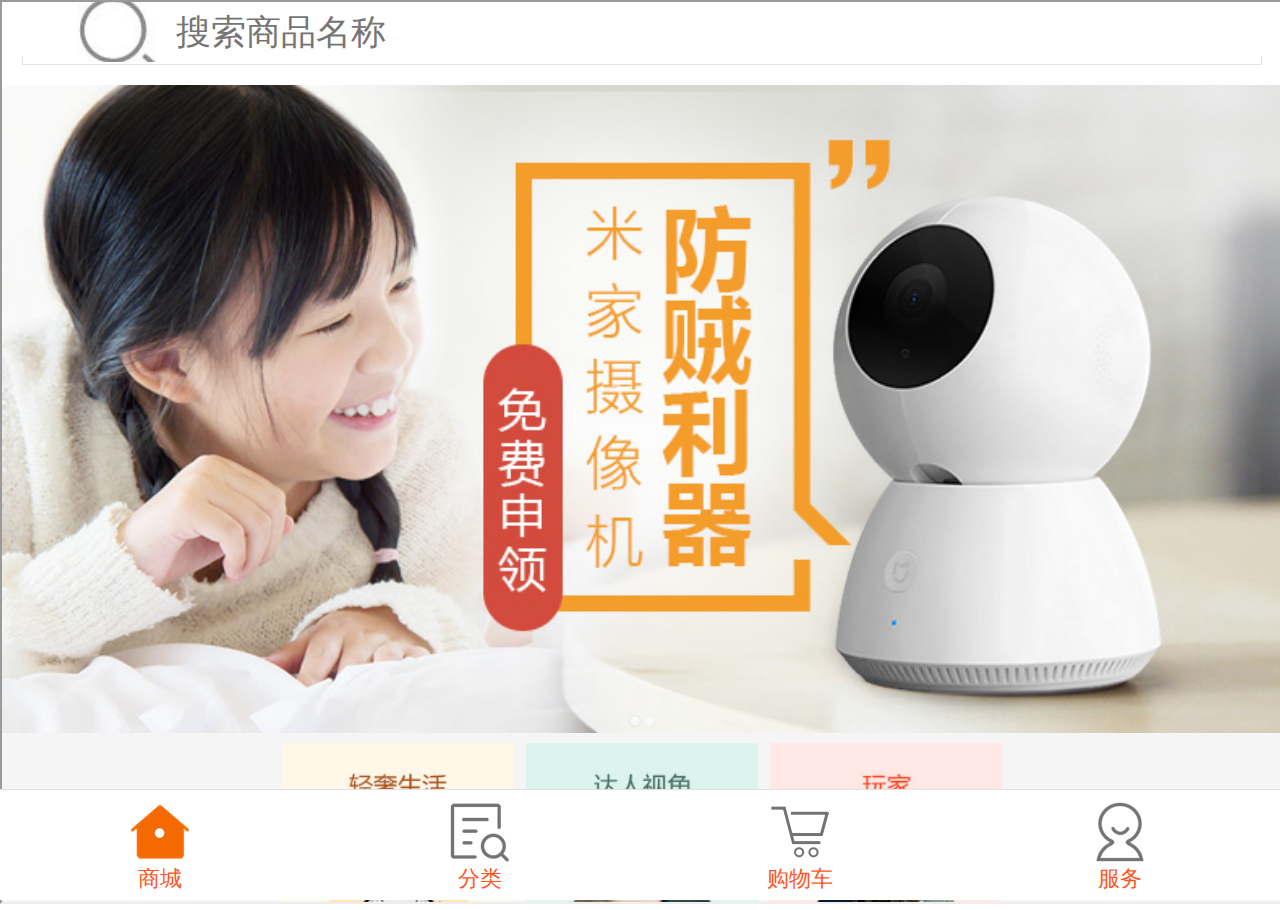
<file: index.html>
<!DOCTYPE html>
<html>

	<head>
		<meta charset="UTF-8">
		<meta name="viewport" content="width=device-width, user-scalable=no, initial-scale=1.0, maximum-scale=1.0, minimum-scale=1.0" />
		<title></title>
		<link rel="stylesheet" type="text/css" href="css/web_index1.css"/>
		<link rel="stylesheet" type="text/css" href="css/reset.css" />
		<script src="js/chenge.js" type="text/javascript"></script>
	</head>


	<body>
		<div id="wrapper" style="height:100%">
				<iframe src="index2.html" width="100%" height="100%"></iframe>

		<div class="footer">
			<ul>
				<li>
					<a href="###">
						<span class="nav">
							<div name="div" class="actionh ispr"></div>
							<p>商城</p>
						</span>
					</a>
				</li>
				<li>
						<a href="###">
						<span class="nav">
							<div name="div" class="ic ispr"></div>
							<p>分类</p>
						</span>
					</a>
				</li>
				<li>
						<a href="###">
						<span class="nav">
							<div name="div" class="is ispr"></div>
							<p>购物车</p>
						</span>
					</a>
				</li>
				<li>
						<a href="###">
						<span class="nav">
							<div name="div" class="if ispr"></div>
							<p>服务</p>
						</span>
					</a>
				</li>
			</ul>
		</div>		
		</div>
		
	</body>
		<script type="text/javascript">

			var myDivs = document.getElementsByName("div");
			
			//session储存地址赋值
			if(sessionStorage.href){
				document.getElementsByTagName("iframe")[0].src=sessionStorage.href;
			}
			//跳转地址数组
			var addressArr=["index2.html","classification.html","shoppingcar.html","page-personal-center.html"];

			var iframe=document.getElementsByTagName("iframe")[0];
			var lis=document.getElementsByTagName("li");
			var num = 0;
			
			//图标样式数组
			var arr = [["ih","actionh"],["ic","actionc"],["is","actions"],["if","actionf"]];
			
			//底部图标点击事件
			for(var i=0;i<lis.length;i++){
				lis[i].index=i;
				lis[i].onclick=function(){
					sessionStorage.active = this.index;
					sessionStorage.href = addressArr[this.index];
					iframe.src = addressArr[this.index];
					for(var j = 0; j < arr.length;j++){
						//清空图标样式
						myDivs[j].className = "ispr "+ arr[j][0];
					}
					//点击当前图标添加样式
					myDivs[this.index].className = "ispr "+ arr[this.index][1];
					
				}
				
			}
			
			//判断当前的action的值
			if(sessionStorage.active){

					for(var j = 0; j < arr.length;j++){
						myDivs[j].className = "ispr "+ arr[j][0];
					}
					myDivs[sessionStorage.active].className = "ispr "+ arr[sessionStorage.active][1];
//					
					
			}
			
			
			//这是判断登陆页面返回 上一层的代码！
			if(sessionStorage.back){
				myDivs[sessionStorage.back].click();
				
				sessionStorage.removeItem("back");
			}

			if(sessionStorage.index){
				myDivs[sessionStorage.index].click();
				sessionStorage.removeItem("index");
			}
			
			if(sessionStorage.index){
				myDivs[sessionStorage.index].click();
				sessionStorage.removeItem("index");
			}

		</script>

</html>
</file>
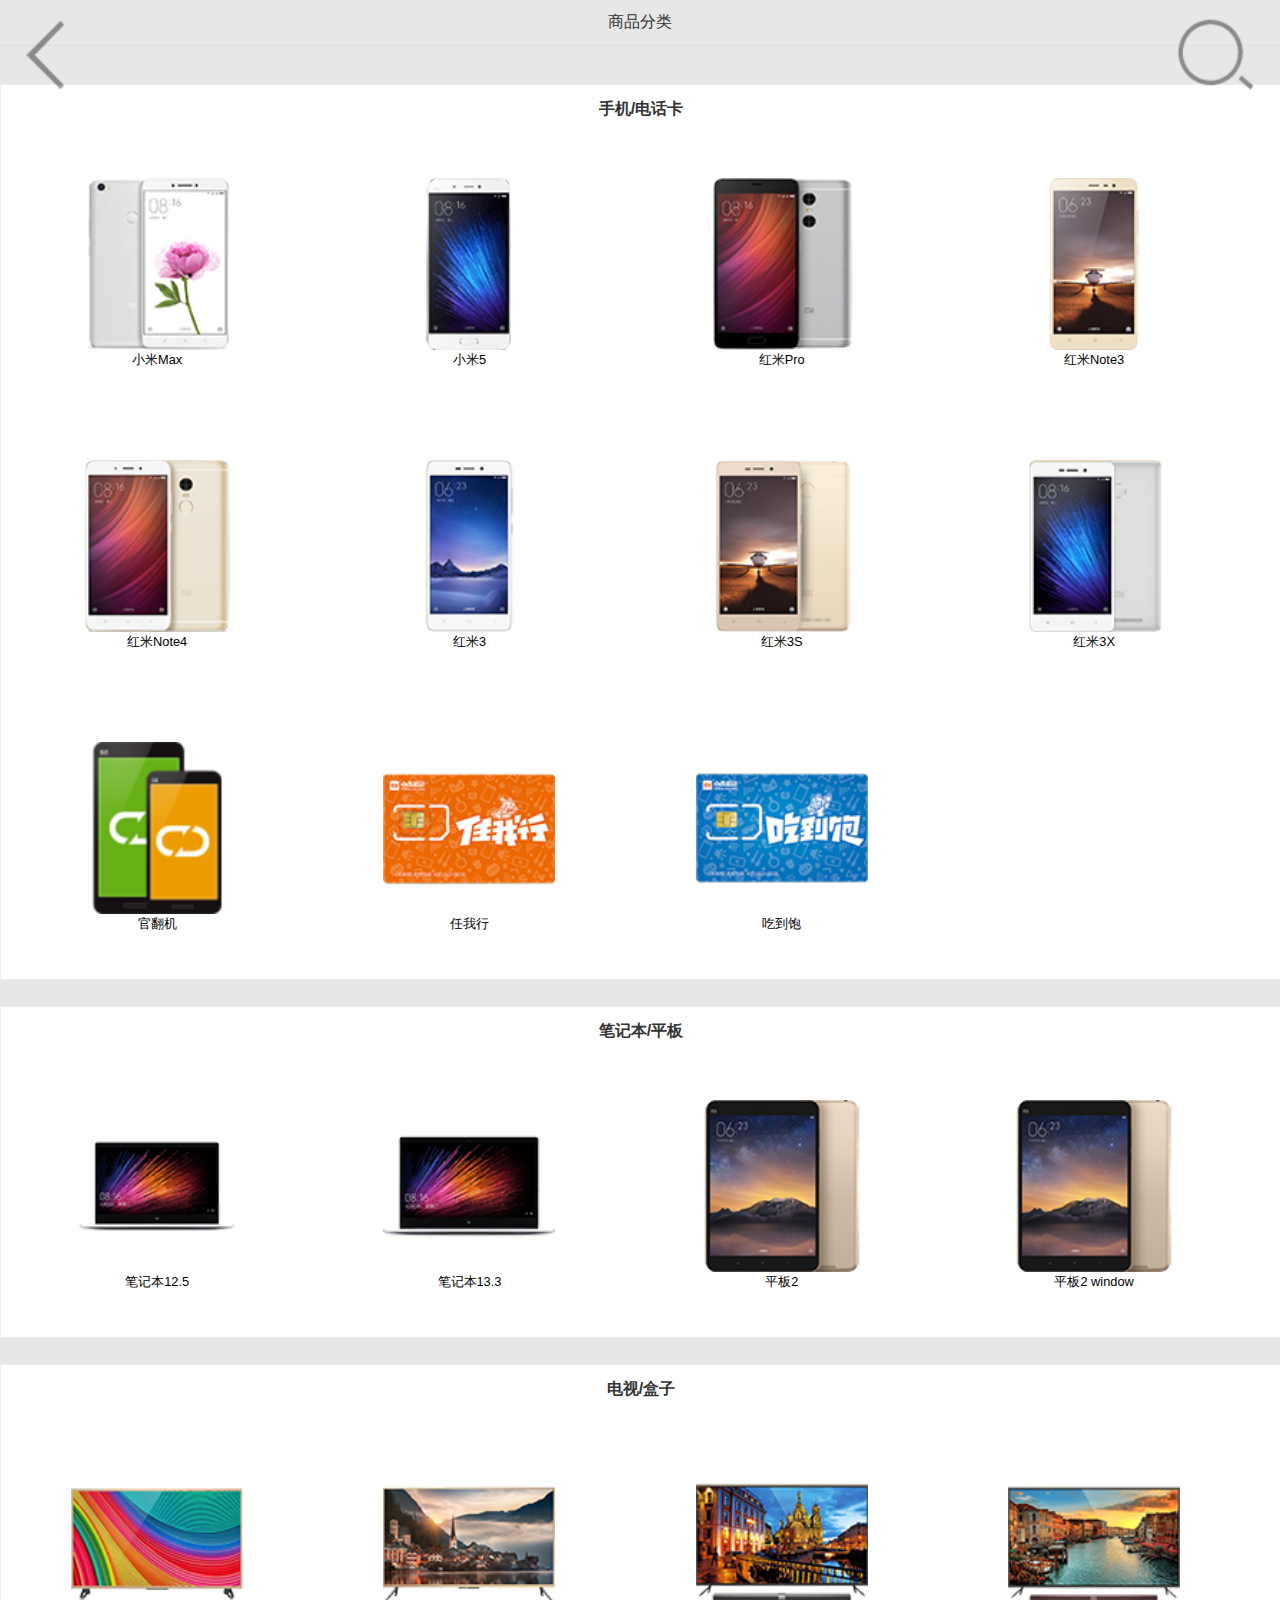
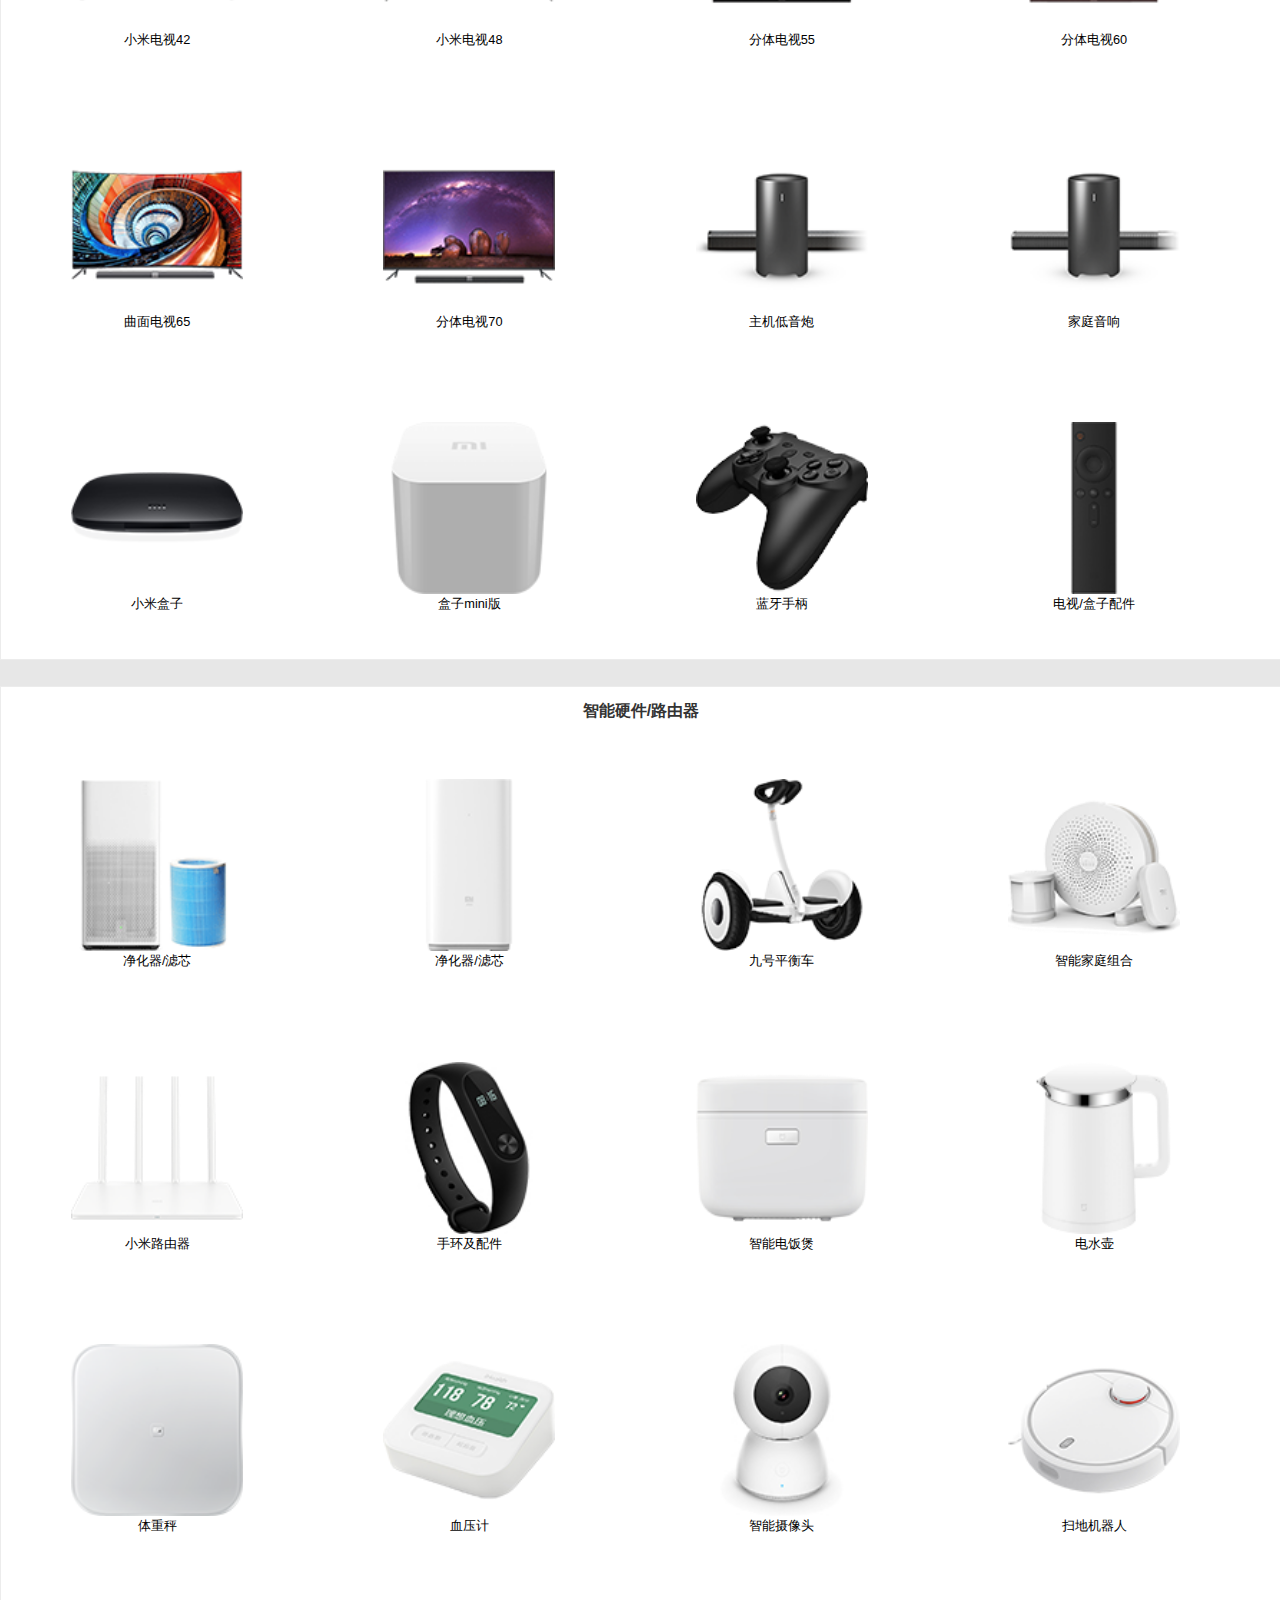
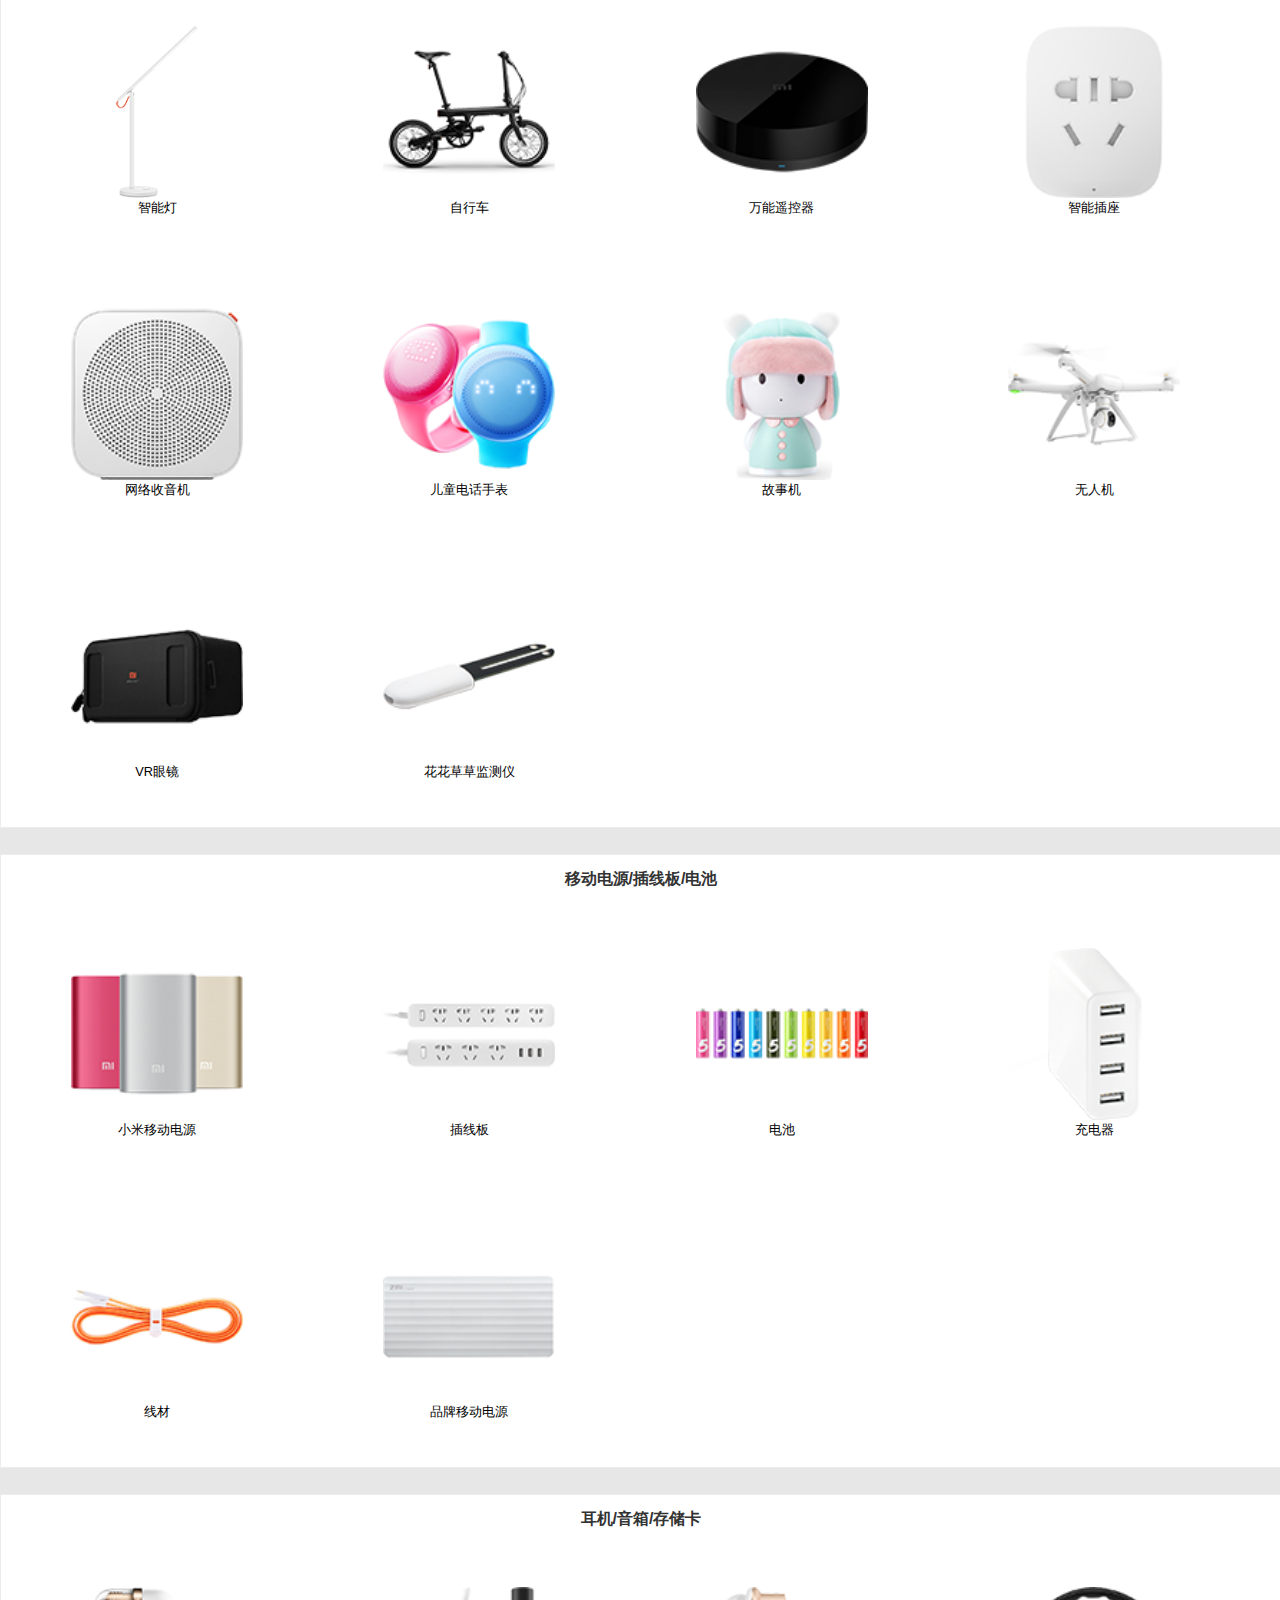
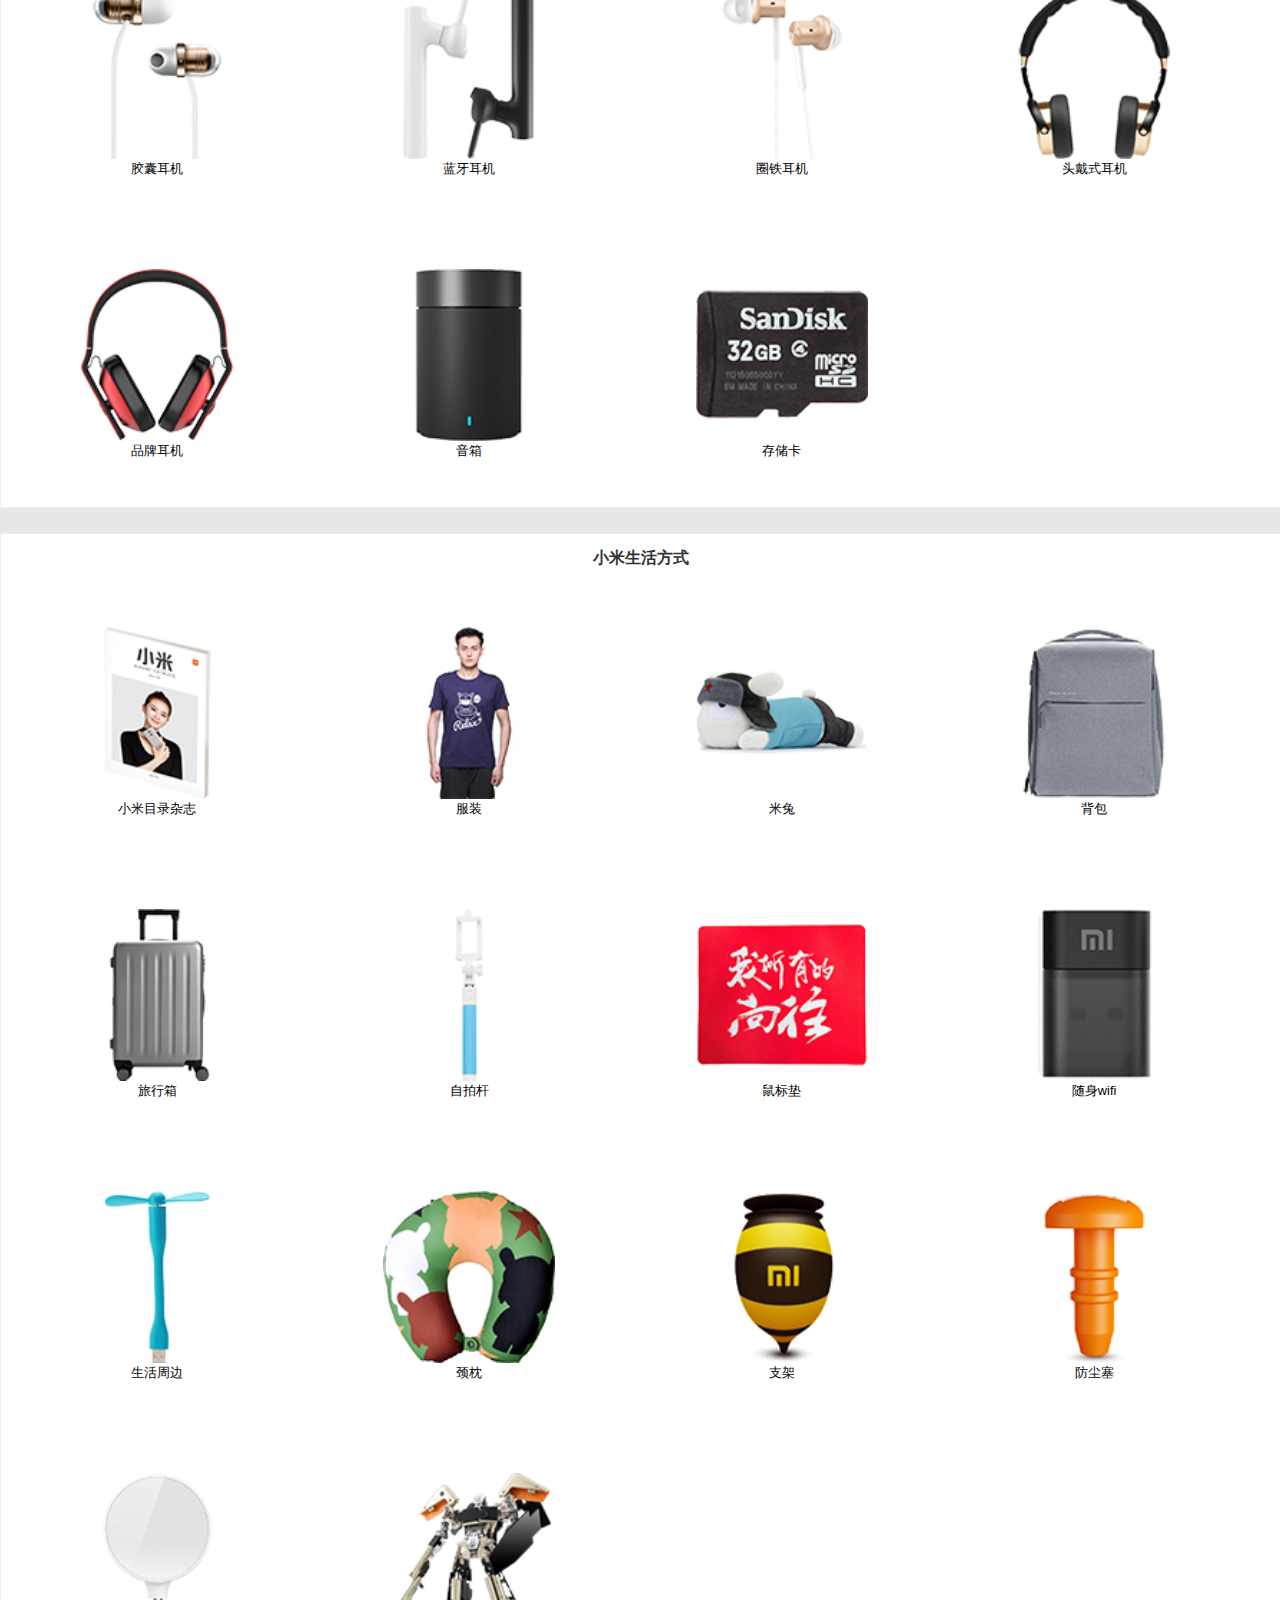
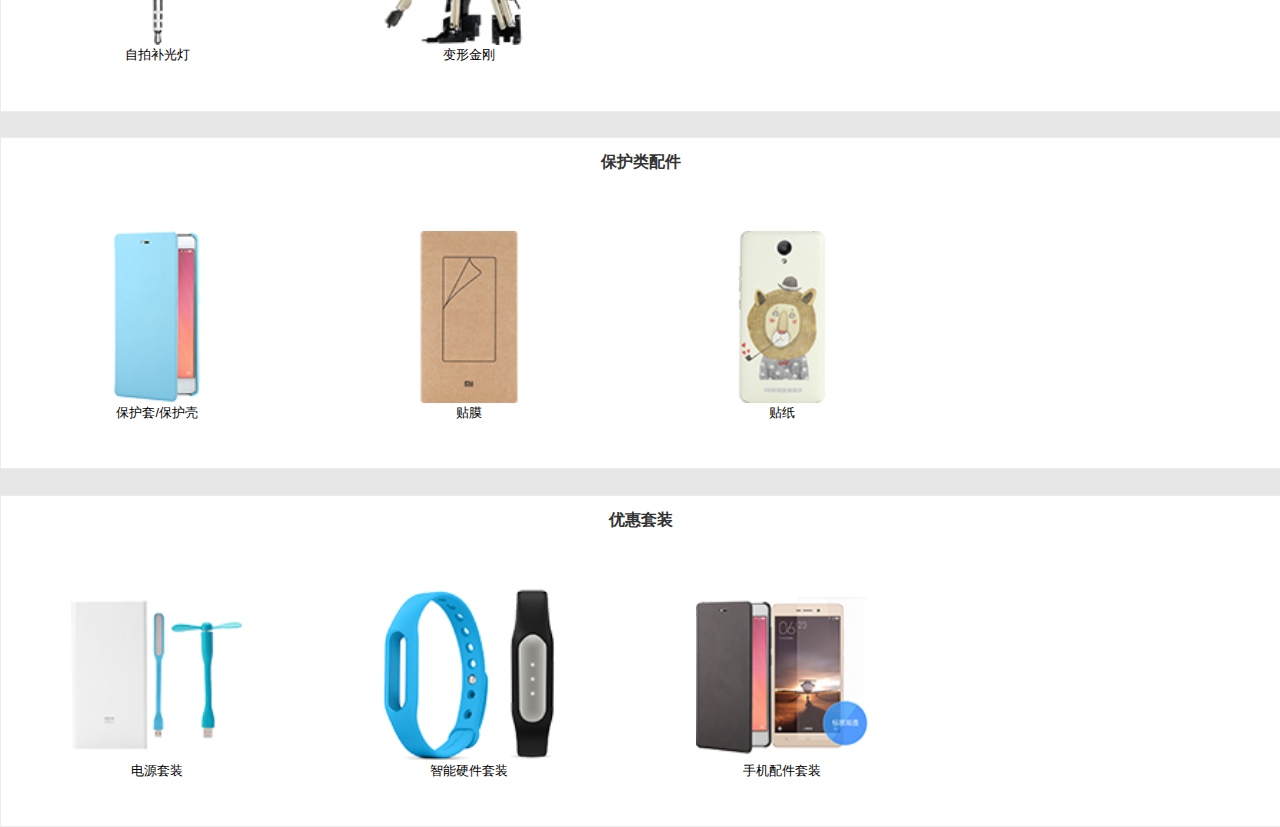
<file: classification.html>
<!DOCTYPE html>
<html lang="en">
<head>
	<meta charset="UTF-8">
	<meta name="viewport" content="width=device-width, user-scalable=no, initial-scale=1.0, maximum-scale=1.0, minimum-scale=1.0">
	<link rel="stylesheet" type="text/css" href="css/classification.css">
	<link rel="stylesheet" type="text/css" href="css/reset.css">
	<title>分类</title>
</head>
<body>
	<div class="web_wrapper">
		<!-- 头部商品分类 -->
		<div class="web_header clearfix">
			<div class="header_left float_L">
				<img src="images/icon_back_n.png" alt="">
			</div>
			<div class="header_right float_R">
				<img src="images/搜索2.png">
			</div>
			<div class="header_title">商品分类</div>
		</div>
		
		<!-- content -->
		<!-- 手机 电话卡 -->
		<div class="variety">
			<h2>手机/电话卡</h2>
			<div class="phone_one clearfix">
				<a class="one_1" href="xiaomiMax.html"target="_top">
					<div><img src="images/23.png"></div>
					
					小米Max
				</a>
				<a class="one_1">
					<div><img src="images/22.png"></div>
					小米5
				</a>
				<a class="one_1">
					<div><img src="images/1.png"></div>
					红米Pro
				</a>
				<a class="one_1">
					<div><img src="images/32.png"></div>
					红米Note3
				</a>
			</div>
			<div class="phone_one clearfix">
				<a class="one_1">
					<div><img src="images/2.png"></div>
					红米Note4
				</a>
				<a class="one_1">
					<div><img src="images/26.png"></div>
					红米3
				</a>
				<a class="one_1">
					<div><img src="images/5.png"></div>
					红米3S
				</a>
				<a class="one_1">
					<div><img src="images/6.png"></div>
					红米3X
				</a>
			</div>
			<div class="phone_one clearfix">
				<a href="" class="one_1">
					<div><img src="images/19.png"></div>
					官翻机
				</a>
				<a class="one_1">
					<div><img src="images/11.png"></div>
					任我行
				</a>
				<a class="one_1">
					<div><img src="images/10.png"></div>
					吃到饱
				</a>
			</div>
		</div>

		<!-- 笔记本/平板 -->
		<div class="variety clearfix">
			<h2>笔记本/平板</h2>
			<div class="one_1">
				<a href="" >
					<div><img src="images/8.png"></div>
	                笔记本12.5
				</a>
			</div>
			<div class="one_1">
				<a href="">
					<div><img src="images/3.png"></div>
					笔记本13.3
				</a>
			</div>
			<div class="one_1">
				<a href="">
					<div><img src="images/18.png"></div>
					平板2
				</a>
			</div>
			<div class="one_1">
				<a href="">
					<div><img src="images/18.png" alt=""></div>
					平板2 window
				</a>
			</div>
		</div>

		<!-- 电视/盒子 -->
		<div class="variety">
			<h2>电视/盒子</h2>
			<div class="phone_one clearfix">
				<div class="one_1">
					<a href="" >
						<div><img src="images/14.png"></div>
		                小米电视42
					</a>
				</div>
				<div class="one_1">
					<a href="" >
						<div><img src="images/34.png"></div>
		                小米电视48
					</a>
				</div>
				<div class="one_1">
					<a href="" >
						<div><img src="images/27.png"></div>
		                分体电视55
					</a>
				</div>
				<div class="one_1">
					<a href="" >
						<div><img src="images/16.png"></div>
		                分体电视60
					</a>
				</div>
			</div>
			<div class="phone_one clearfix">
				<div class="one_1">
					<a href="" >
						<div><img src="images/25.png"></div>
		                曲面电视65
					</a>
				</div>
				<div class="one_1">
					<a href="" >
						<div><img src="images/24.png"></div>
		                分体电视70
					</a>
				</div>
				<div class="one_1">
					<a href="" >
						<div><img src="images/0.png"></div>
		                主机低音炮
					</a>
				</div>
				<div class="one_1">
					<a href="" >
						<div><img src="images/4.png"></div>
		                家庭音响
					</a>
				</div>
			</div>
			<div class="phone_one clearfix">
				<div class="one_1">
					<a href="" >
						<div><img src="images/21.png"></div>
		                小米盒子
					</a>
				</div>
				<div class="one_1">
					<a href="" >
						<div><img src="images/33.png"></div>
		                盒子mini版
					</a>
				</div>
				<div class="one_1">
					<a href="" >
						<div><img src="images/31.png"></div>
		                蓝牙手柄
					</a>
				</div>
				<div class="one_1">
					<a href="" >
						<div><img src="images/20.png"></div>
		                电视/盒子配件
					</a>
				</div>
			</div>
		</div>

		<!-- 智能硬件/路由器 -->
		<div class="variety">
			<h2>智能硬件/路由器</h2>
			<div class="phone_one clearfix">
				<div class="one_1">
					<a href="" >
						<div><img src="images/35.png"></div>
		                净化器/滤芯
					</a>
				</div>
				<div class="one_1">
					<a href="" >
						<div><img src="images/17.png"></div>
		                净化器/滤芯
					</a>
				</div>
				<div class="one_1">
					<a href="" > 
						<div><img src="images/30.png"></div>
		                九号平衡车
					</a>
				</div>
				<div class="one_1">
					<a href="" >
						<div><img src="images/28.png"></div>
		                智能家庭组合
					</a>
				</div>
			</div>
			<div class="phone_one clearfix">
				<div class="one_1">
					<a href="" >
						<div><img src="images/29.png"></div>
		                小米路由器
					</a>
				</div>
				<div class="one_1">
					<a href="" >
						<div><img src="images/7.jpg"></div>
		                手环及配件
					</a>
				</div>
				<div class="one_1">
					<a href="" >
					<div><img src="images/15.png"></div>
		                智能电饭煲
					</a>
				</div>
				<div class="one_1">
					<a href="" >
						<div><img src="images/9.png"></div>
		                电水壶
					</a>
				</div>
			</div>
			<div class="phone_one clearfix">
				<div class="one_1">
					<a href="" >
						<div><img src="images/36.png"></div>
		                体重秤
					</a>
				</div>
				<div class="one_1">
					<a href="" >
						<div><img src="images/37.png"></div>
		                血压计
					</a>
				</div>
				<div class="one_1">
					<a href="" >	
						<div><img src="images/38.jpg"></div>
		                智能摄像头
					</a>
				</div>
				<div class="one_1">
					<a href="" >
						<div><img src="images/39.png"></div>
		                扫地机器人
					</a>
				</div>
			</div>
			<div class="phone_one clearfix">
				<div class="one_1">
					<a href="" >
						<div><img src="images/40.png"></div>
		                智能灯
					</a>
				</div>
				<div class="one_1">
					<a href="" >
						<div><img src="images/41.png"></div>
		                自行车
					</a>
				</div>
				<div class="one_1">
					<a href="" >
						<div><img src="images/42.png"></div>
		                万能遥控器
					</a>
				</div>
				<div class="one_1">
					<a href="" >
						<div><img src="images/43.png"></div>
		                智能插座
					</a>
				</div>
			</div>
			<div class="phone_one clearfix">
				<div class="one_1">
					<a href="" >
						<div><img src="images/44.png"></div>
		                网络收音机
					</a>
				</div>
				<div class="one_1">
					<a href="" >
						<div><img src="images/45.png"></div>
		                儿童电话手表
					</a>
				</div>
				<div class="one_1">
					<a href="" >
						<div><img src="images/46.png"></div>
		                故事机
					</a>
				</div>
				<div class="one_1">
					<a href="" >
						<div><img src="images/47.png"></div>
		                无人机
					</a>
				</div>
			</div>
			<div class="phone_one clearfix">
				<div class="one_1">
					<a href="" >
						<div><img src="images/48.png"></div>
		                VR眼镜
					</a>
				</div>
				<div class="one_1">
					<a href="" >
						<div><img src="images/49.png"></div>
		                花花草草监测仪
					</a>
				</div>
			</div>
		</div>

		<!-- 移动电源/插线板/电池 -->
		<div class="variety">
			<h2>移动电源/插线板/电池</h2>
			<div class="phone_one clearfix">
				<div class="one_1">
					<a href="" >
						<div><img src="images/50.png"></div>
		                小米移动电源
					</a>
				</div>
				<div class="one_1">
					<a href="" >
						<div><img src="images/51.png"></div>
		                插线板
					</a>
				</div>
				<div class="one_1">
					<a href="" >
						<div><img src="images/52.png"></div>
		                电池
					</a>
				</div>
				<div class="one_1">
					<a href="" >
						<div><img src="images/53.png"></div>
		                充电器
					</a>
				</div>
			</div>
			<div class="phone_one clearfix">
				<div class="one_1">
					<a href="" >
						<div><img src="images/55.png"></div>
		                线材
					</a>
				</div>
				<div class="one_1">
					<a href="" >
						<div><img src="images/56.png"></div>
		                品牌移动电源
					</a>
				</div>
			</div>
		</div>

		<!-- 耳机/音箱/存储卡 -->
		<div class="variety">
			<h2>耳机/音箱/存储卡</h2>
			<div class="phone_one clearfix">
				<div class="one_1">
					<a href="" >
						<div><img src="images/57.png"></div>
		                胶囊耳机
					</a>
				</div>
				<div class="one_1">
					<a href="" >
						<div><img src="images/58.png"></div>
		                蓝牙耳机
					</a>
				</div>
				<div class="one_1">
					<a href="" >
						<div><img src="images/59.png"></div>
		                圈铁耳机
					</a>
				</div>
				<div class="one_1">
					<a href="" >
						<div><img src="images/60.png"></div>
		                头戴式耳机
					</a>
				</div>
			</div>
			<div class="phone_one clearfix">
				<div class="one_1">
					<a href="" >
						<div><img src="images/61.png"></div>
		                品牌耳机
					</a>
				</div>
				<div class="one_1">
					<a href="" >
						<div><img src="images/62.png"></div>
		                音箱
					</a>
				</div>
				<div class="one_1">
					<a href="" >
						<div><img src="images/63.png"></div>
		                存储卡
					</a>
				</div>
			</div>
		</div>

	<!-- 小米生活方式 -->
	<div class="variety">
		<h2>小米生活方式</h2>
		<div class="phone_one clearfix">
				<div class="one_1">
					<a href="" >
						<div><img src="images/64.png"></div>
		                小米目录杂志
					</a>
				</div>
				<div class="one_1">
					<a href="" >	
						<div><img src="images/65.jpg"></div>
		               	服装
					</a>
				</div>
				<div class="one_1">
					<a href="" >
						<div><img src="images/66.png"></div>
		                米兔
					</a>
				</div>
				<div class="one_1">
					<a href="" >
						<div><img src="images/67.png"></div>
		                背包
					</a>
				</div>
			</div>
			<div class="phone_one clearfix">
				<div class="one_1">
					<a href="" >
						<div><img src="images/68.png"></div>
		                旅行箱
					</a>
				</div>
				<div class="one_1">
					<a href="" >
						<div><img src="images/72.png"></div>
		                自拍杆
					</a>
				</div>
				<div class="one_1">
					<a href="" >
						<div><img src="images/73.png"></div>
		                鼠标垫
					</a>
				</div>
				<div class="one_1">
					<a href="" >
						<div><img src="images/74.png"></div>
		                随身wifi
					</a>
				</div>
			</div>
			<div class="phone_one clearfix">
				<div class="one_1">
					<a href="" >
						<div><img src="images/69.png"></div>
		                生活周边
					</a>
				</div>
				<div class="one_1">
					<a href="" >
						<div><img src="images/70.png"></div>
		                颈枕
					</a>
				</div>
				<div class="one_1">
					<a href="" >
						<div><img src="images/71.png"></div>
		                支架
					</a>
				</div>
				<div class="one_1">
					<a href="" >
						<div><img src="images/75.png"></div>
		                防尘塞
					</a>
				</div>
			</div>
			<div class="phone_one clearfix">
				<div class="one_1">
					<a href="" >
						<div><img src="images/76.png"></div>
		                自拍补光灯
					</a>
				</div>
				<div class="one_1">
					<a href="" >
						<div><img src="images/77.png"></div>
		                变形金刚
					</a>
				</div>
			</div>
		</div>

		<!-- 保护类配件 -->
		<div class="variety">
			<h2>保护类配件</h2>
			<div class="phone_one clearfix">
				<div class="one_1">
					<a href="" >
						<div><img src="images/78.png"></div>
		                保护套/保护壳
					</a>
				</div>
				<div class="one_1">
					<a href="" >
						<div><img src="images/79.png"></div>
		                贴膜
					</a>
				</div>
				<div class="one_1">
					<a href="" >
						<div><img src="images/80.png"></div>
		                贴纸
					</a>
				</div>
			</div>
		</div>

		<!-- 优惠套装 -->
		<div class="variety">
			<h2>优惠套装</h2>
			<div class="phone_one clearfix">
				<div class="one_1">
					<a href="" >
						<div><img src="images/81.png"></div>
		                电源套装
					</a>
				</div>
				<div class="one_1">
					<a href="" >
						<div><img src="images/82.png"></div>
		                智能硬件套装
					</a>
				</div>
				<div class="one_1">
					<a href="" >
						<div><img src="images/83.jpg"></div>
		                手机配件套装
					</a>
				</div>
			</div>
		</div>
	</div>
</body>
<script type="text/javascript">
	// go back to the previous page 返回前一页
	var headerLeft=document.getElementsByClassName("header_left")[0];
	headerLeft.onclick=function(){
		parent.myDivs[0].click();
		
	}
</script>
</html>
</file>
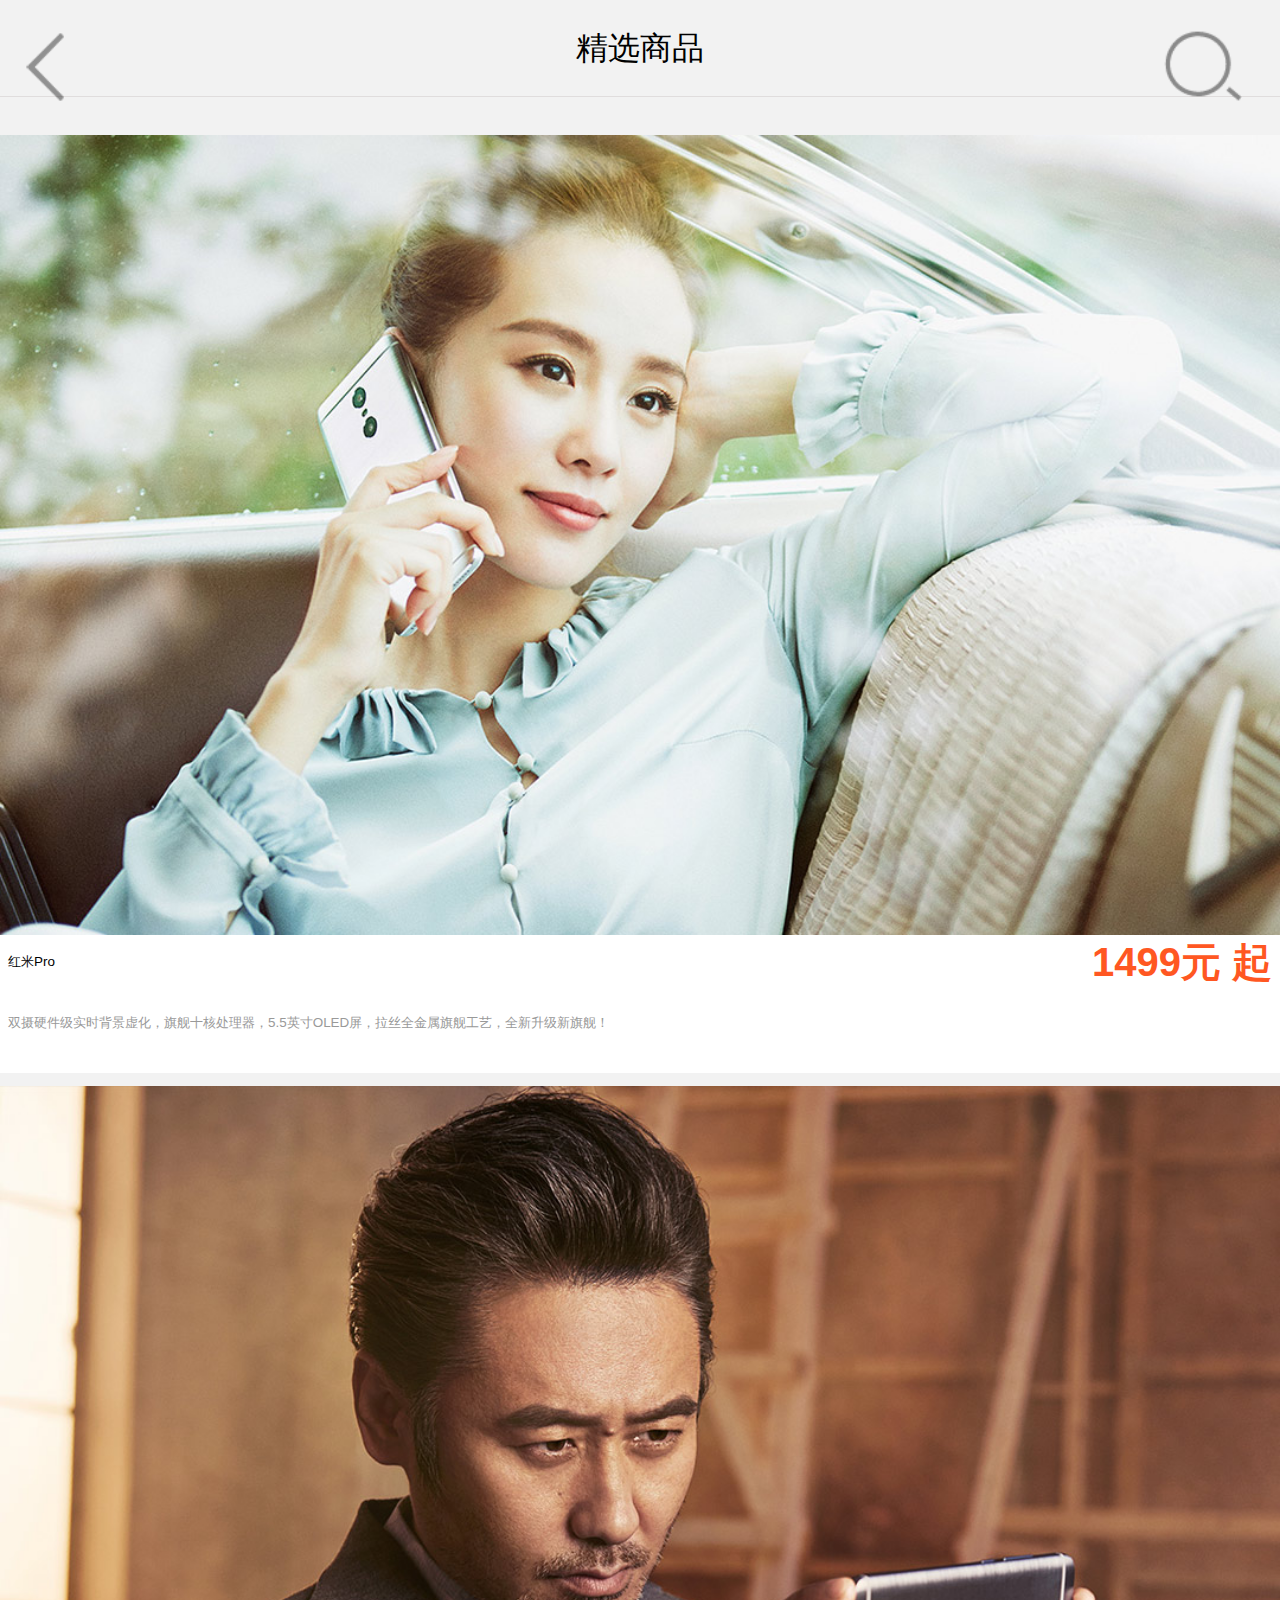
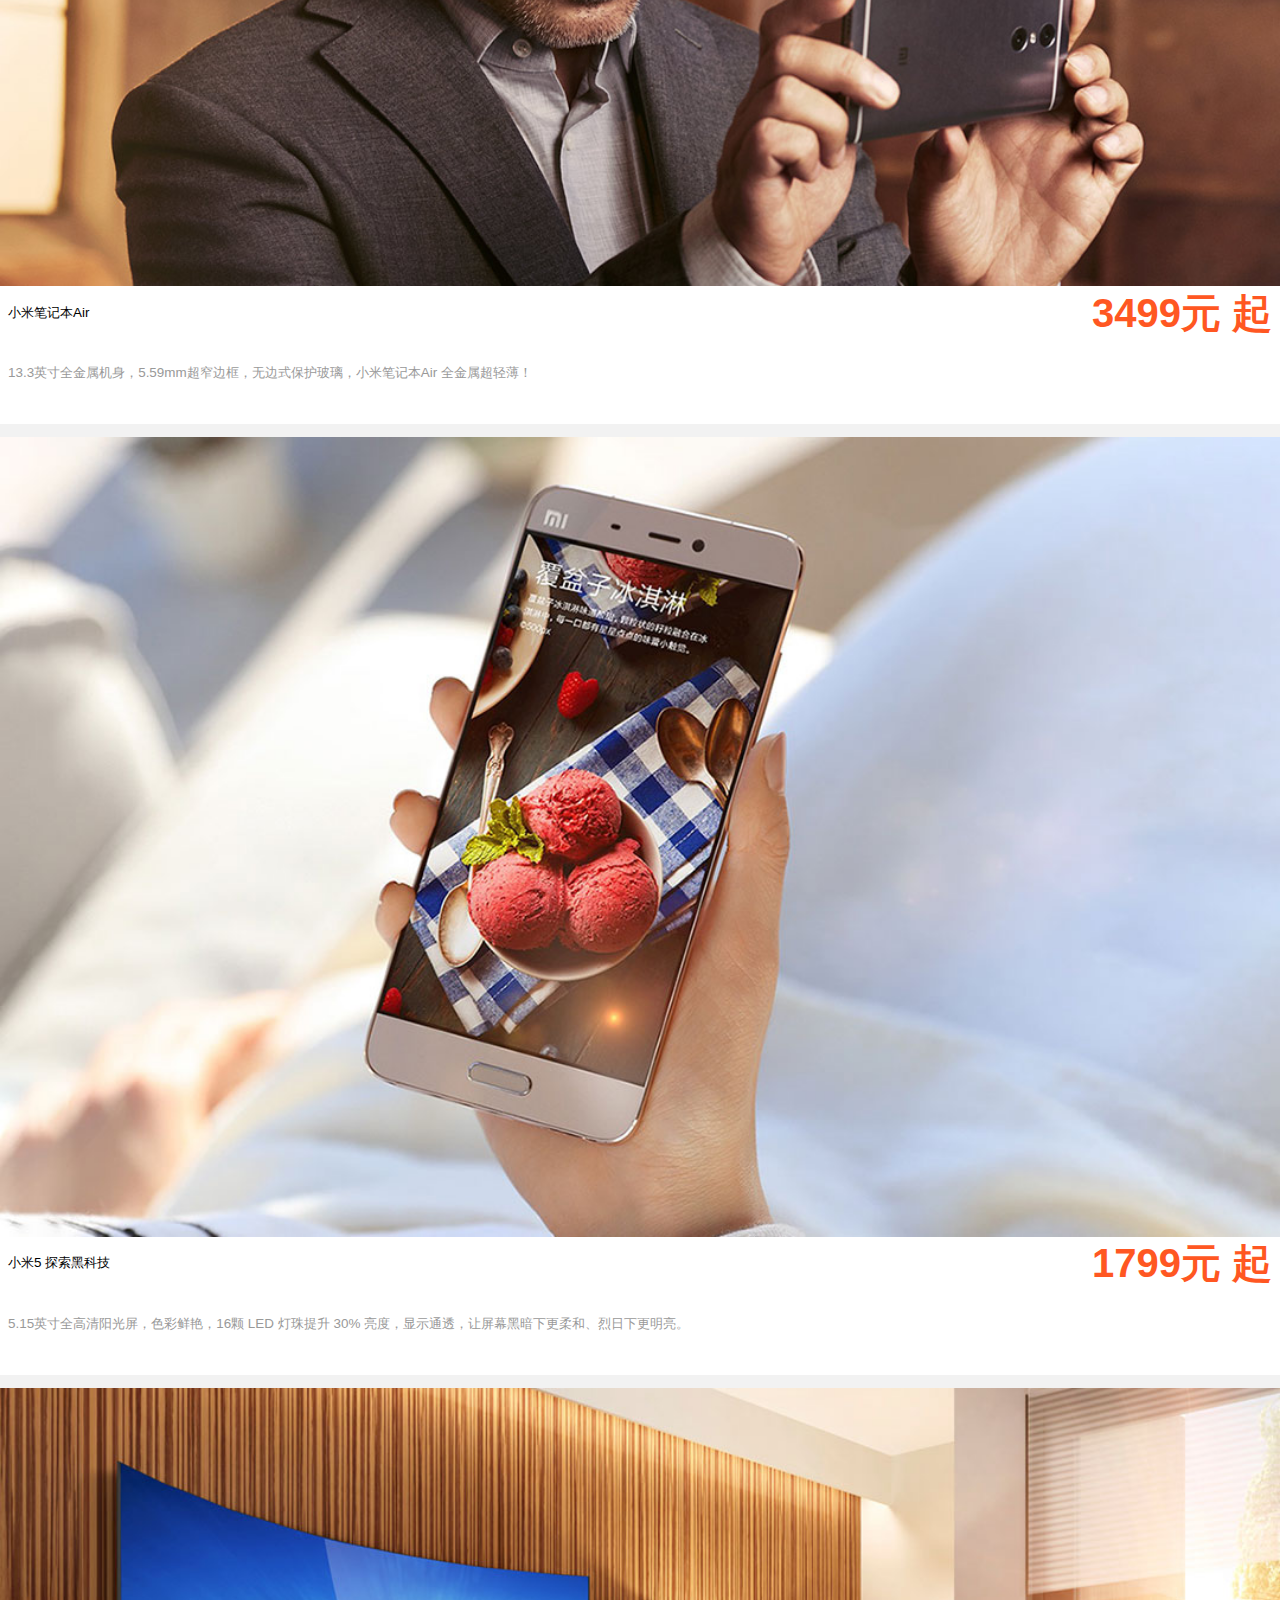
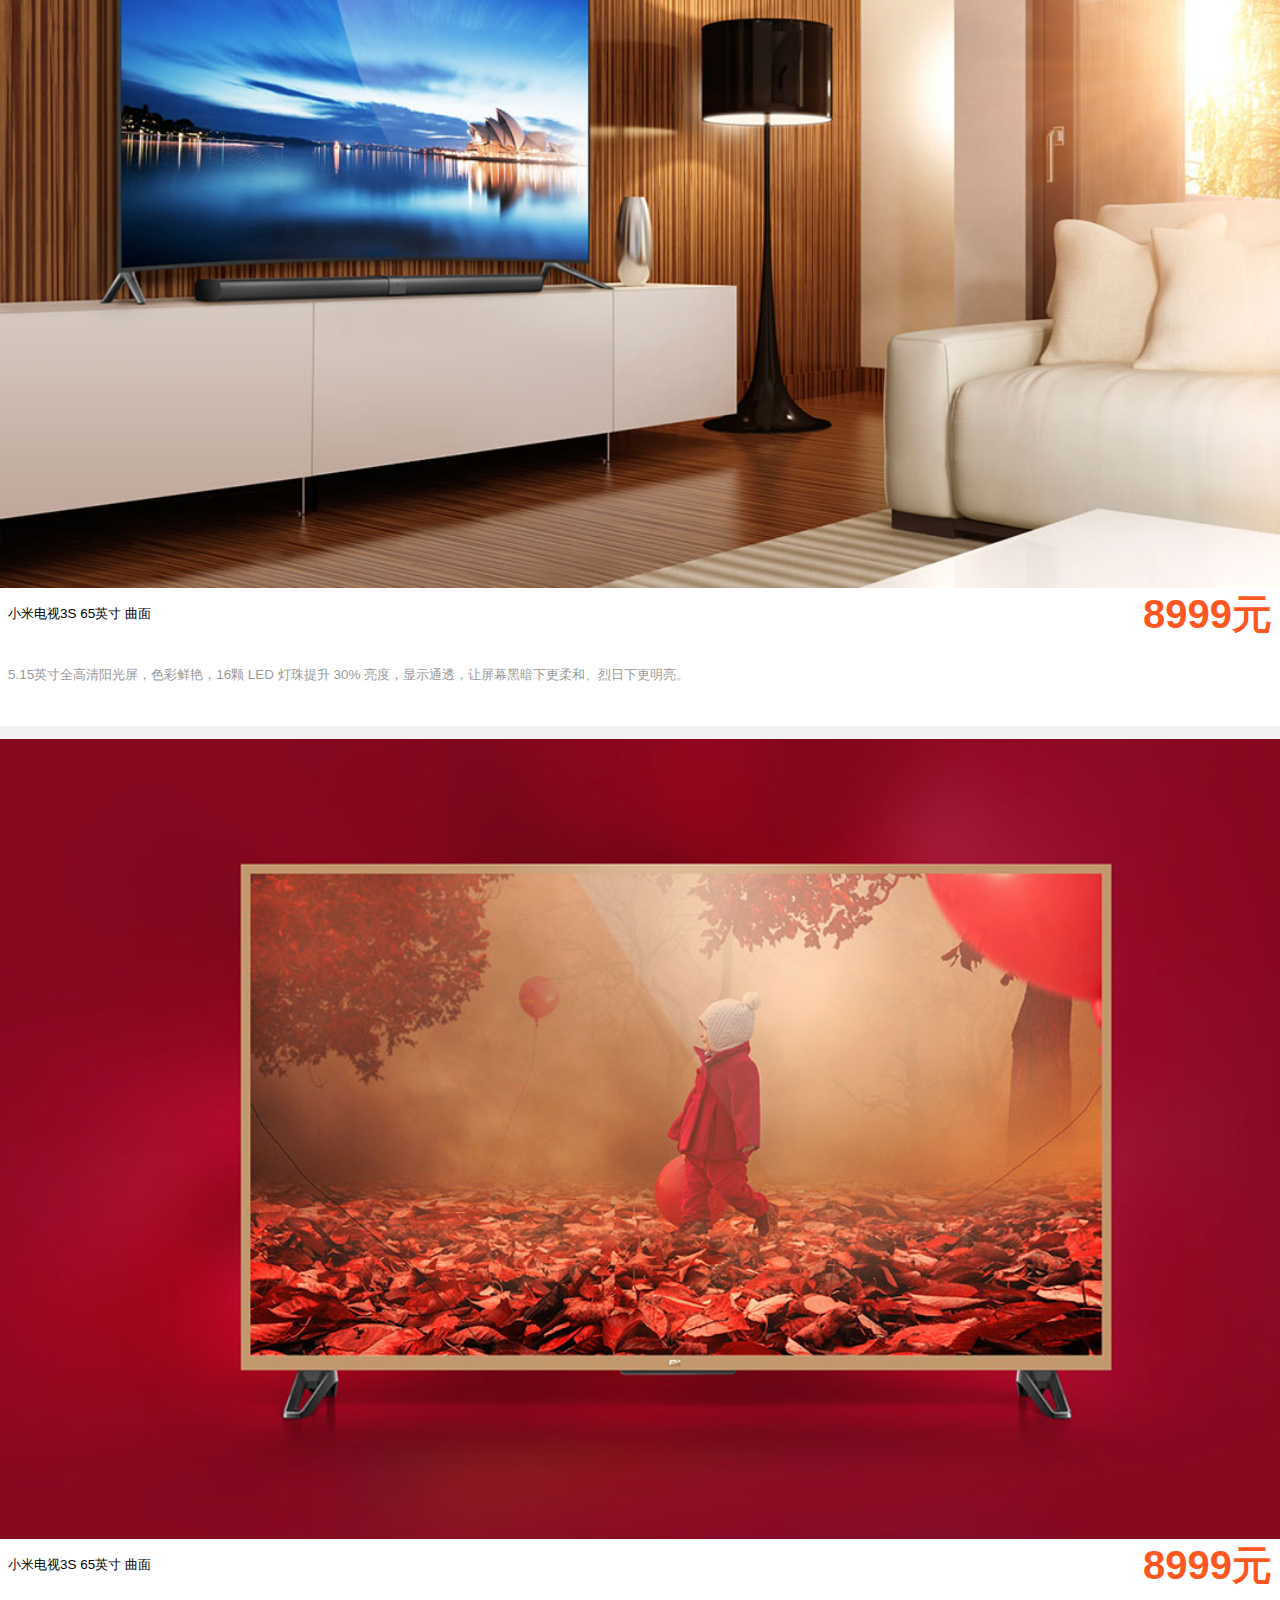
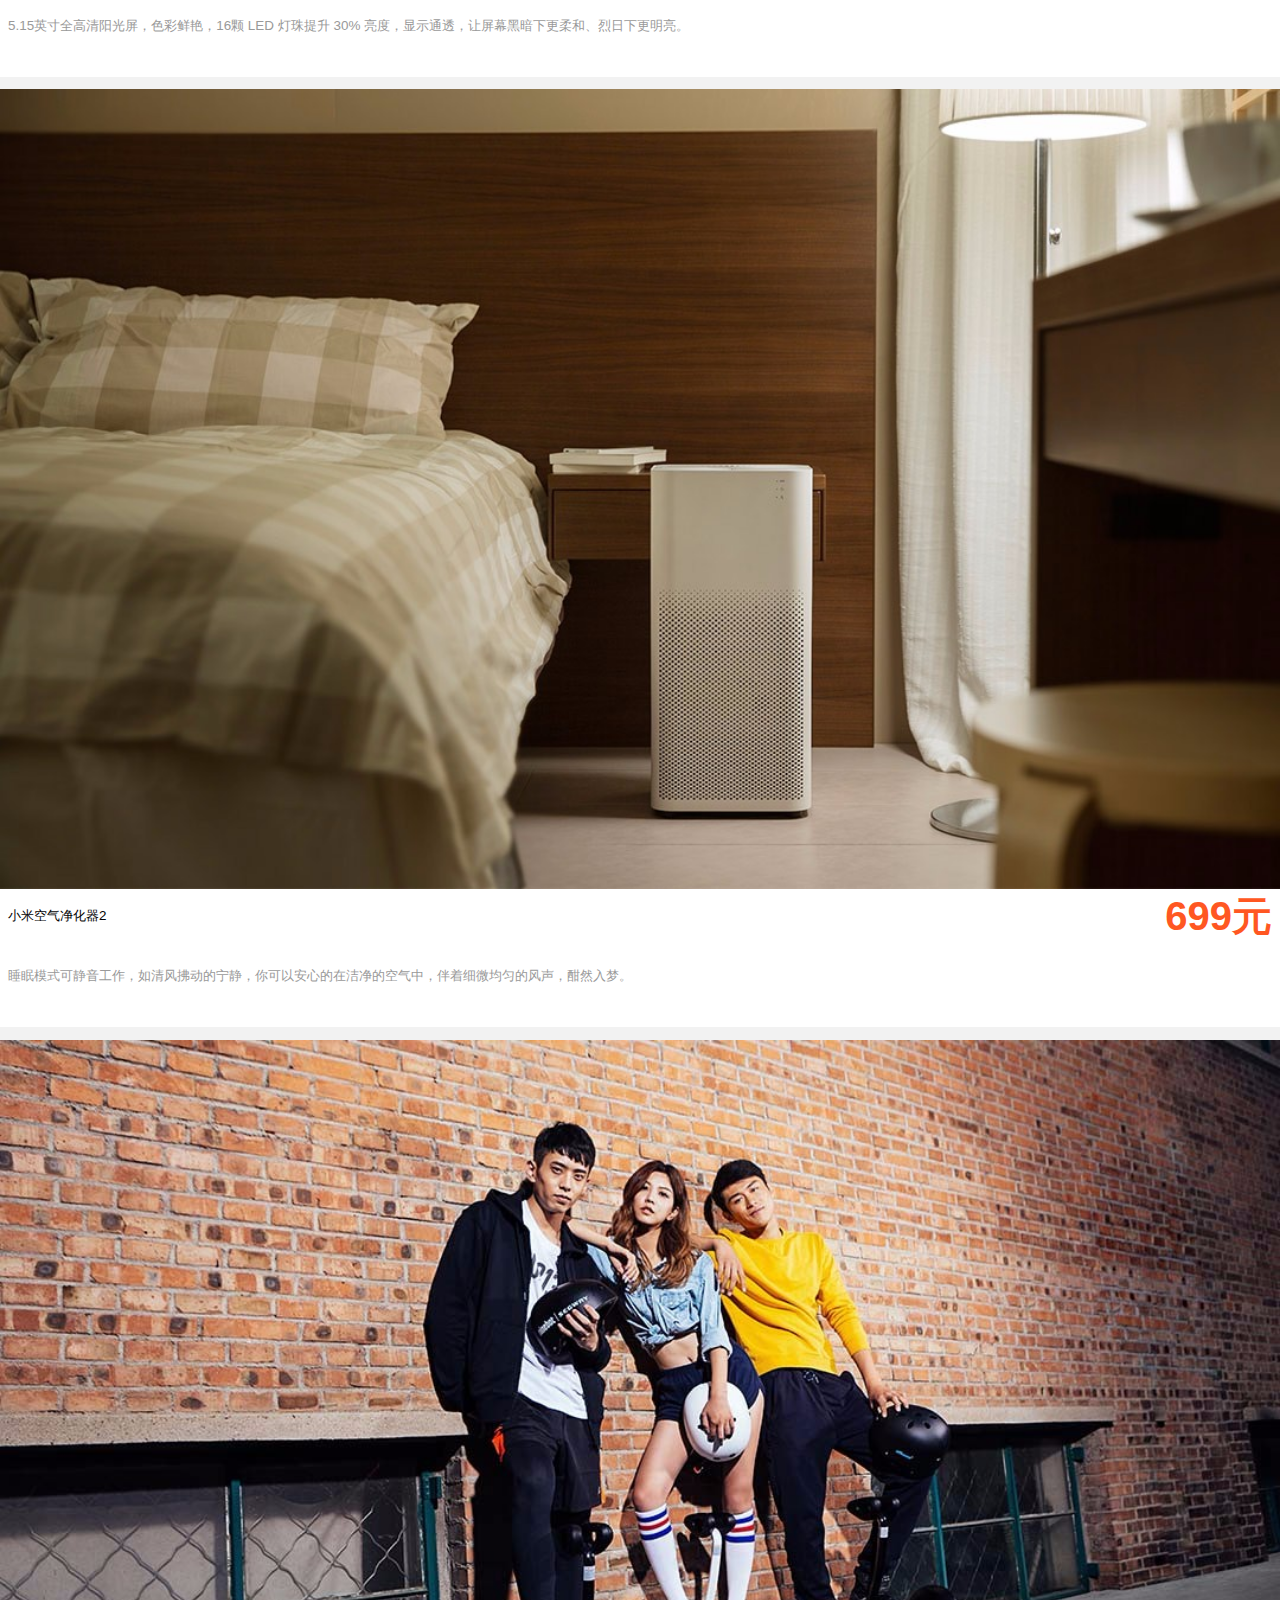
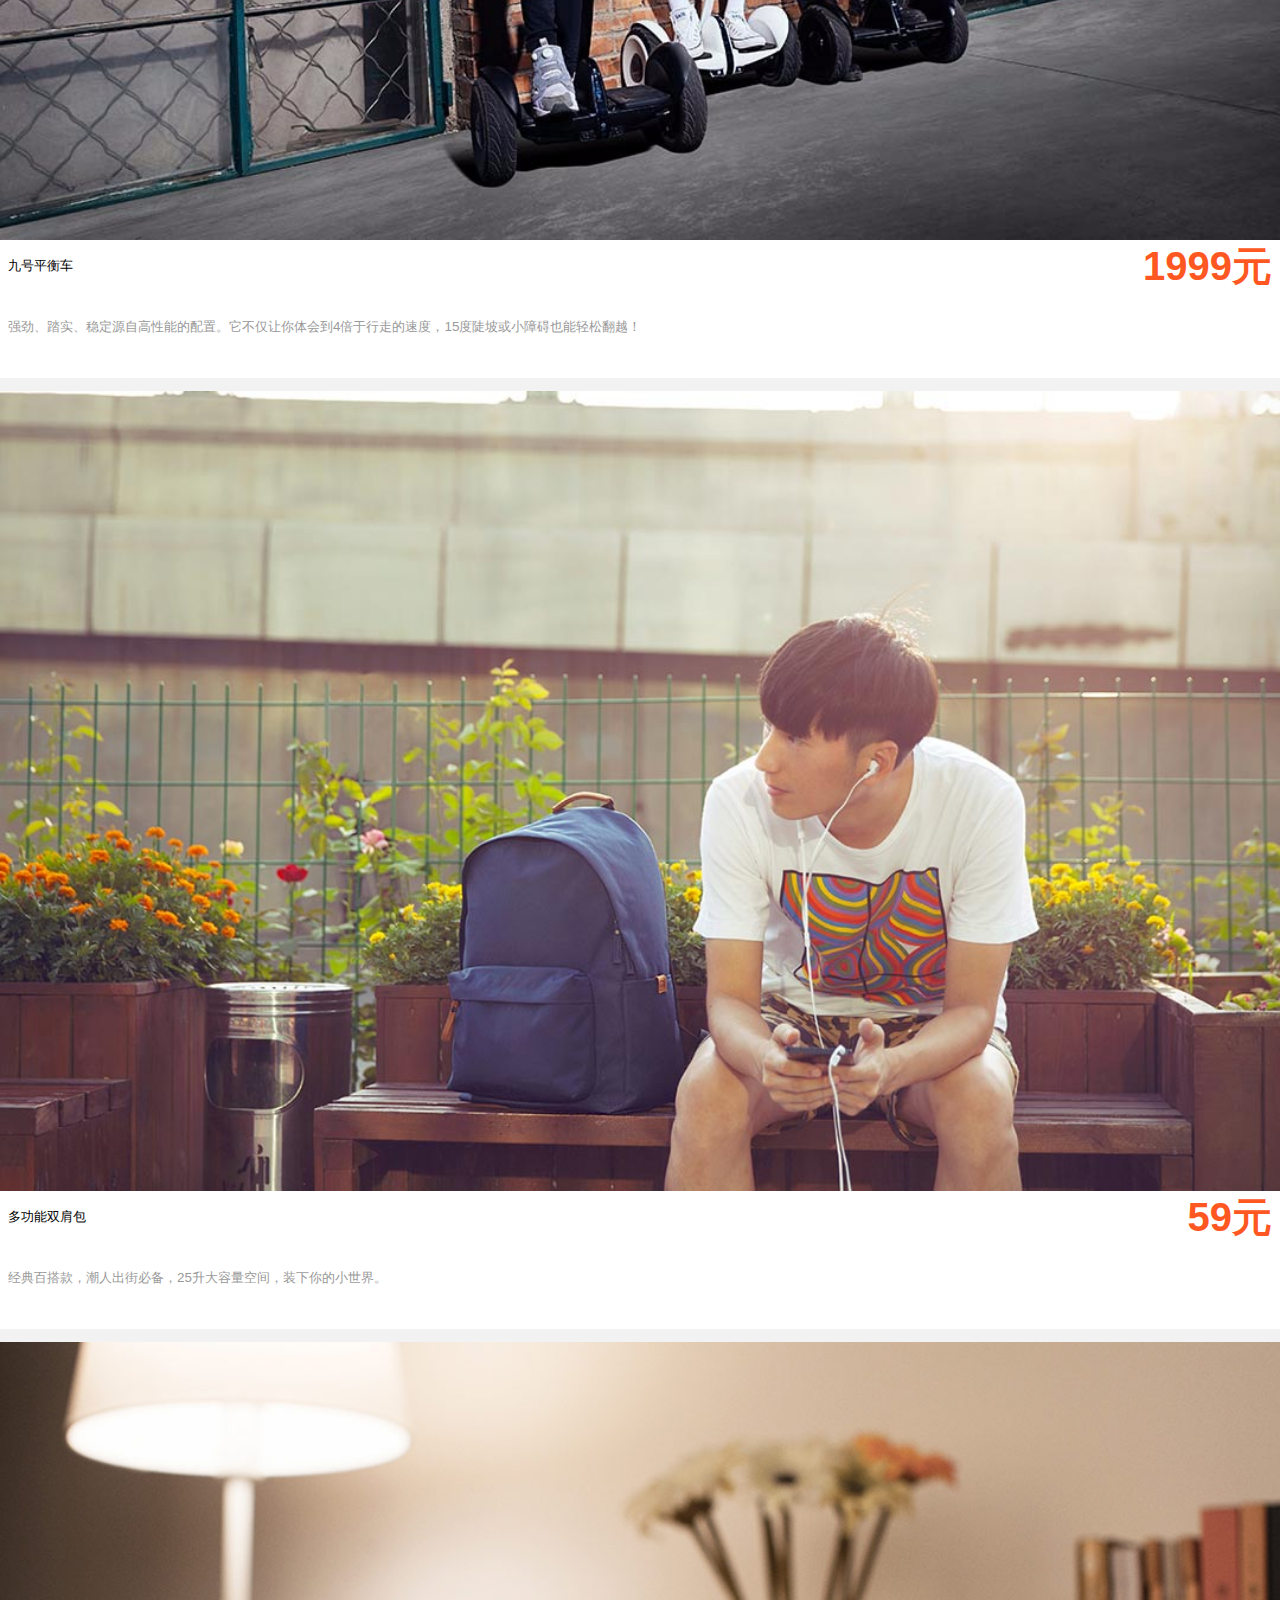
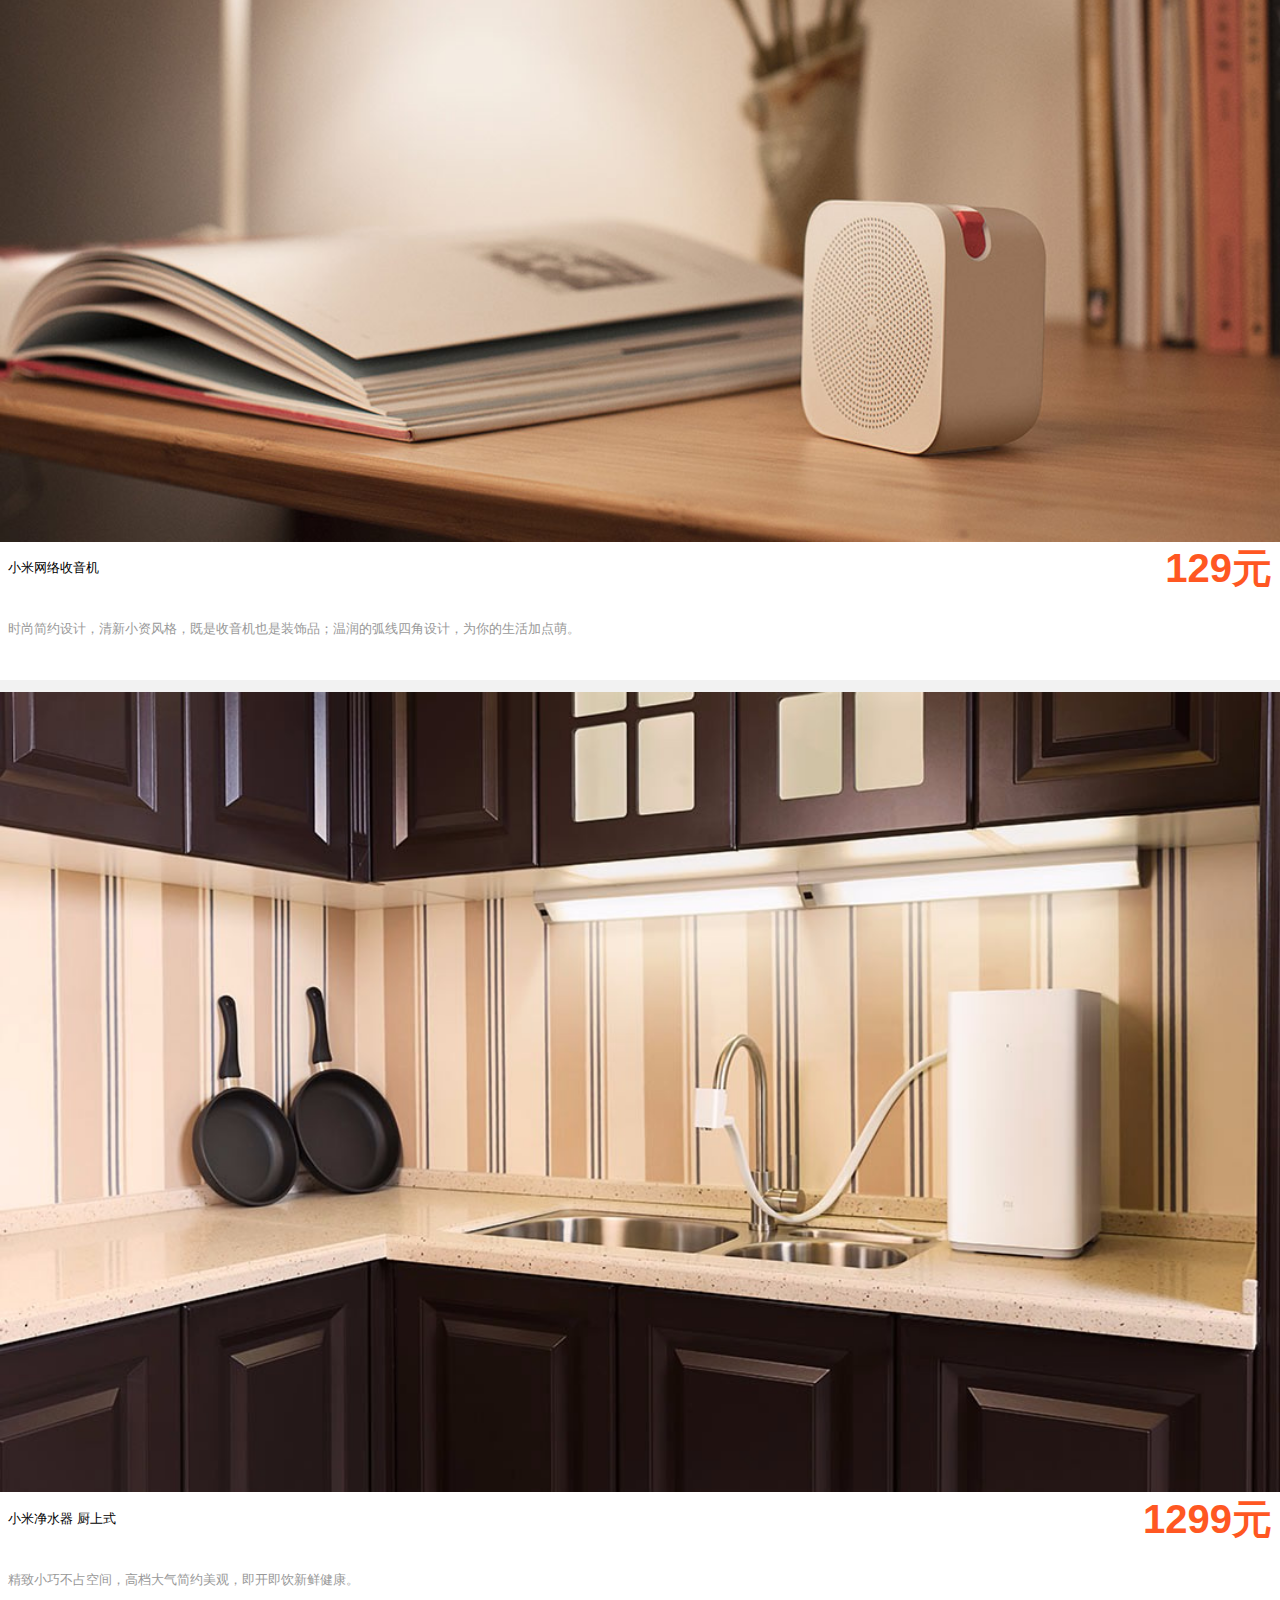
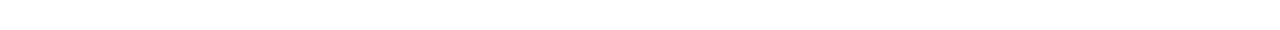
<file: featuredProduct.html>
<!DOCTYPE html>
<html lang="en">
<head>
	<meta charset="UTF-8">
	<title>featuredProduct</title>
	<!-- <link rel="stylesheet" type="text/css" href="css/reset.css"> -->
	<style>
		*{
			margin:0;
			padding: 0;
		}
		html,body{
			width: 100%;
			height: 100%;
			background-color: rgb(242,242,242);
			font-family: Arial,Verdana,Sans-serif;
			
		}
		.web_header{
			position: relative;
			height: 6rem;
			border-bottom: 1px solid #E0DDDD;
			margin-bottom: 3%;
		}
		.header_left{
			width: 7%;
			top:23%;
			/*border: 1px solid black;*/
			position: absolute;

		}
		.header_right{
			width: 7%;
			top:23%;
			right: 3%;
			/*border: 1px solid black;*/
			position: absolute;

		}
		.header_title{
			font-size: 2rem;
			line-height: 6rem;
			text-align: center;

		}
		.header_left img,.header_right img{
			width: 100%;
		}
		.featured {
			margin-bottom: 4rem;
		}
		.featured li{
			background-color: white;
			font-size: .84rem;
			line-height: 1.3rem;
			margin-top: .8rem;

		}
		.featured li a{
			text-decoration: none;
			position: relative;
		}
		.featured img{
			width: 100%;
			margin-bottom: .6rem;
		}
		.featured li p,span,strong{
			margin:0 .5rem;
		}
		.featured li p{
			color:#999;
			padding: 2.5rem 0;
		}
		.featured li span{
			color:black;
		}
		.featured li strong{
			color:#FF5722;
			float: right;
			font-size: 2.5rem;
			

		}
	</style>
</head>
<body>
	<!-- 头部商品分类 -->
		<div class="web_header clearfix">
			<div class="header_left float_L">
				<img src="images/icon_back_n.png" alt="">
			</div>
			<div class="header_right float_R">
				<img src="images/搜索2.png">
			</div>
			<div class="header_title">精选商品</div>
		</div>
	<div class="featured">
		<ul>
			<li>
				<a href="xiaomiMax.html">
					<img src="images/138.jpg" alt="">
					<span>红米Pro</span><strong>1499元  起</strong>
					<p>双摄硬件级实时背景虚化，旗舰十核处理器，5.5英寸OLED屏，拉丝全金属旗舰工艺，全新升级新旗舰！</p>
				</a>
			</li>
			<li>
				<a href="xiaomiMax.html">
					<img src="images/137.jpg" alt="">
					<span>小米笔记本Air</span><strong>3499元  起</strong>
					<p>13.3英寸全金属机身，5.59mm超窄边框，无边式保护玻璃，小米笔记本Air 全金属超轻薄！</p>
				</a>
			</li>
			<li>
				<a href="xiaomiMax.html">
					<img src="images/139.jpg" alt="">
					<span>小米5 探索黑科技</span><strong>1799元  起</strong>
					<p>5.15英寸全高清阳光屏，色彩鲜艳，16颗 LED 灯珠提升 30% 亮度，显示通透，让屏幕黑暗下更柔和、烈日下更明亮。</p>
				</a>
			</li>
			<li>
				<a href="xiaomiMax.html">
					<img src="images/40.jpg" alt="">
					<span>小米电视3S 65英寸 曲面</span><strong>8999元</strong>
					<p>5.15英寸全高清阳光屏，色彩鲜艳，16颗 LED 灯珠提升 30% 亮度，显示通透，让屏幕黑暗下更柔和、烈日下更明亮。</p>
				</a>
			</li>
			<li>
				<a href="xiaomiMax.html">
					<img src="images/140.jpg" alt="">
					<span>小米电视3S 65英寸 曲面</span><strong>8999元</strong>
					<p>5.15英寸全高清阳光屏，色彩鲜艳，16颗 LED 灯珠提升 30% 亮度，显示通透，让屏幕黑暗下更柔和、烈日下更明亮。</p>
				</a>
			</li>
			<li>
				<a href="xiaomiMax.html">
					<img src="images/141.jpg" alt="">
					<span>小米空气净化器2</span><strong>699元</strong>
					<p>睡眠模式可静音工作，如清风拂动的宁静，你可以安心的在洁净的空气中，伴着细微均匀的风声，酣然入梦。</p>
				</a>
			</li>
			<li>
				<a href="xiaomiMax.html">
					<img src="images/142.jpg" alt="">
					<span>九号平衡车</span><strong>1999元</strong>
					<p>强劲、踏实、稳定源自高性能的配置。它不仅让你体会到4倍于行走的速度，15度陡坡或小障碍也能轻松翻越！</p>
				</a>
			</li>
			<li>
				<a href="xiaomiMax.html">
					<img src="images/143.jpg" alt="">
					<span>多功能双肩包</span><strong>59元</strong>
					<p>经典百搭款，潮人出街必备，25升大容量空间，装下你的小世界。</p>
				</a>
			</li>
			<li>
				<a href="xiaomiMax.html">
					<img src="images/144.jpg" alt="">
					<span>小米网络收音机</span><strong>129元</strong>
					<p>时尚简约设计，清新小资风格，既是收音机也是装饰品；温润的弧线四角设计，为你的生活加点萌。</p>
				</a>
			</li>
			<li>
				<a href="xiaomiMax.html">
					<img src="images/145.jpg" alt="">
					<span>小米净水器 厨上式</span><strong>1299元</strong>
					<p>精致小巧不占空间，高档大气简约美观，即开即饮新鲜健康。</p>
				</a>
			</li>
		</ul>
	</div>

</body>
<script type="text/javascript">
	// go back to the previous page 返回前一页
	var headerLeft=document.getElementsByClassName("header_left")[0];
	headerLeft.onclick=function(){
		// console.log("ok");
		window.history.back();
	}
</script>
</html>
</file>
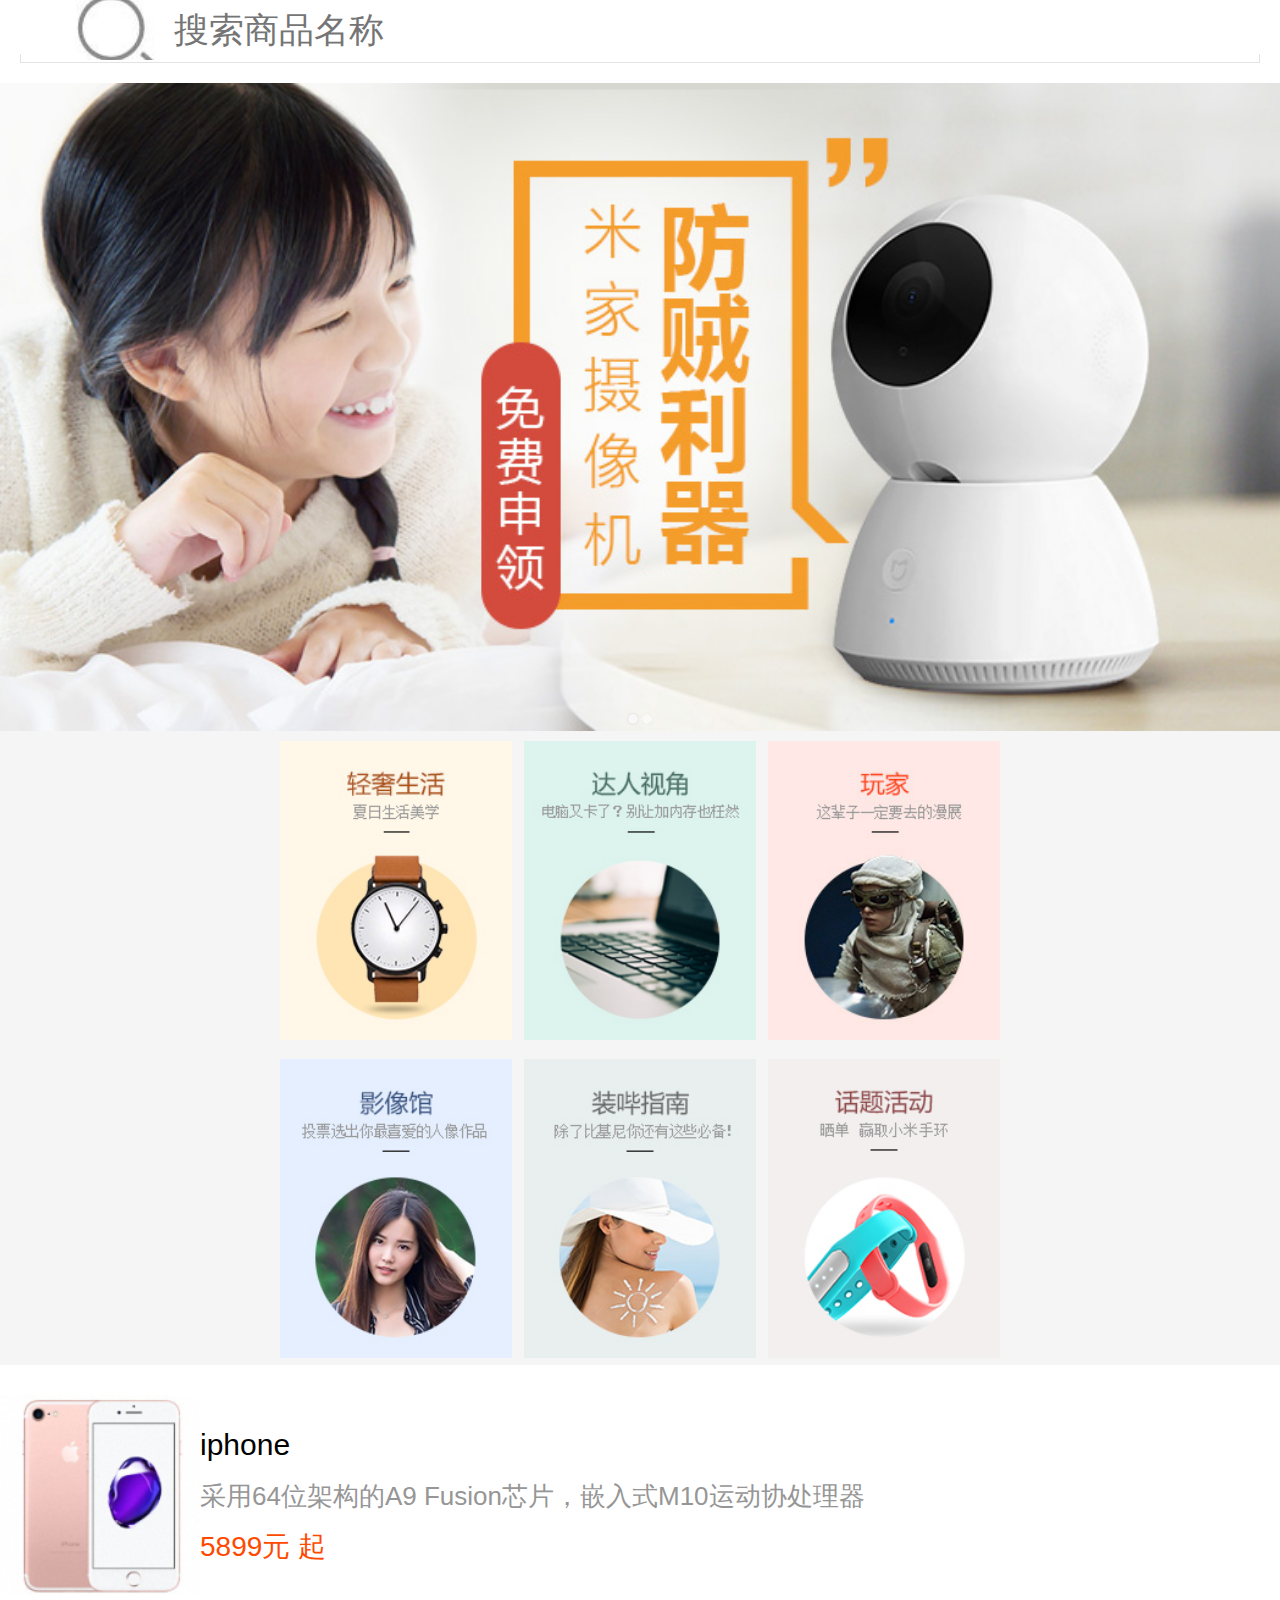
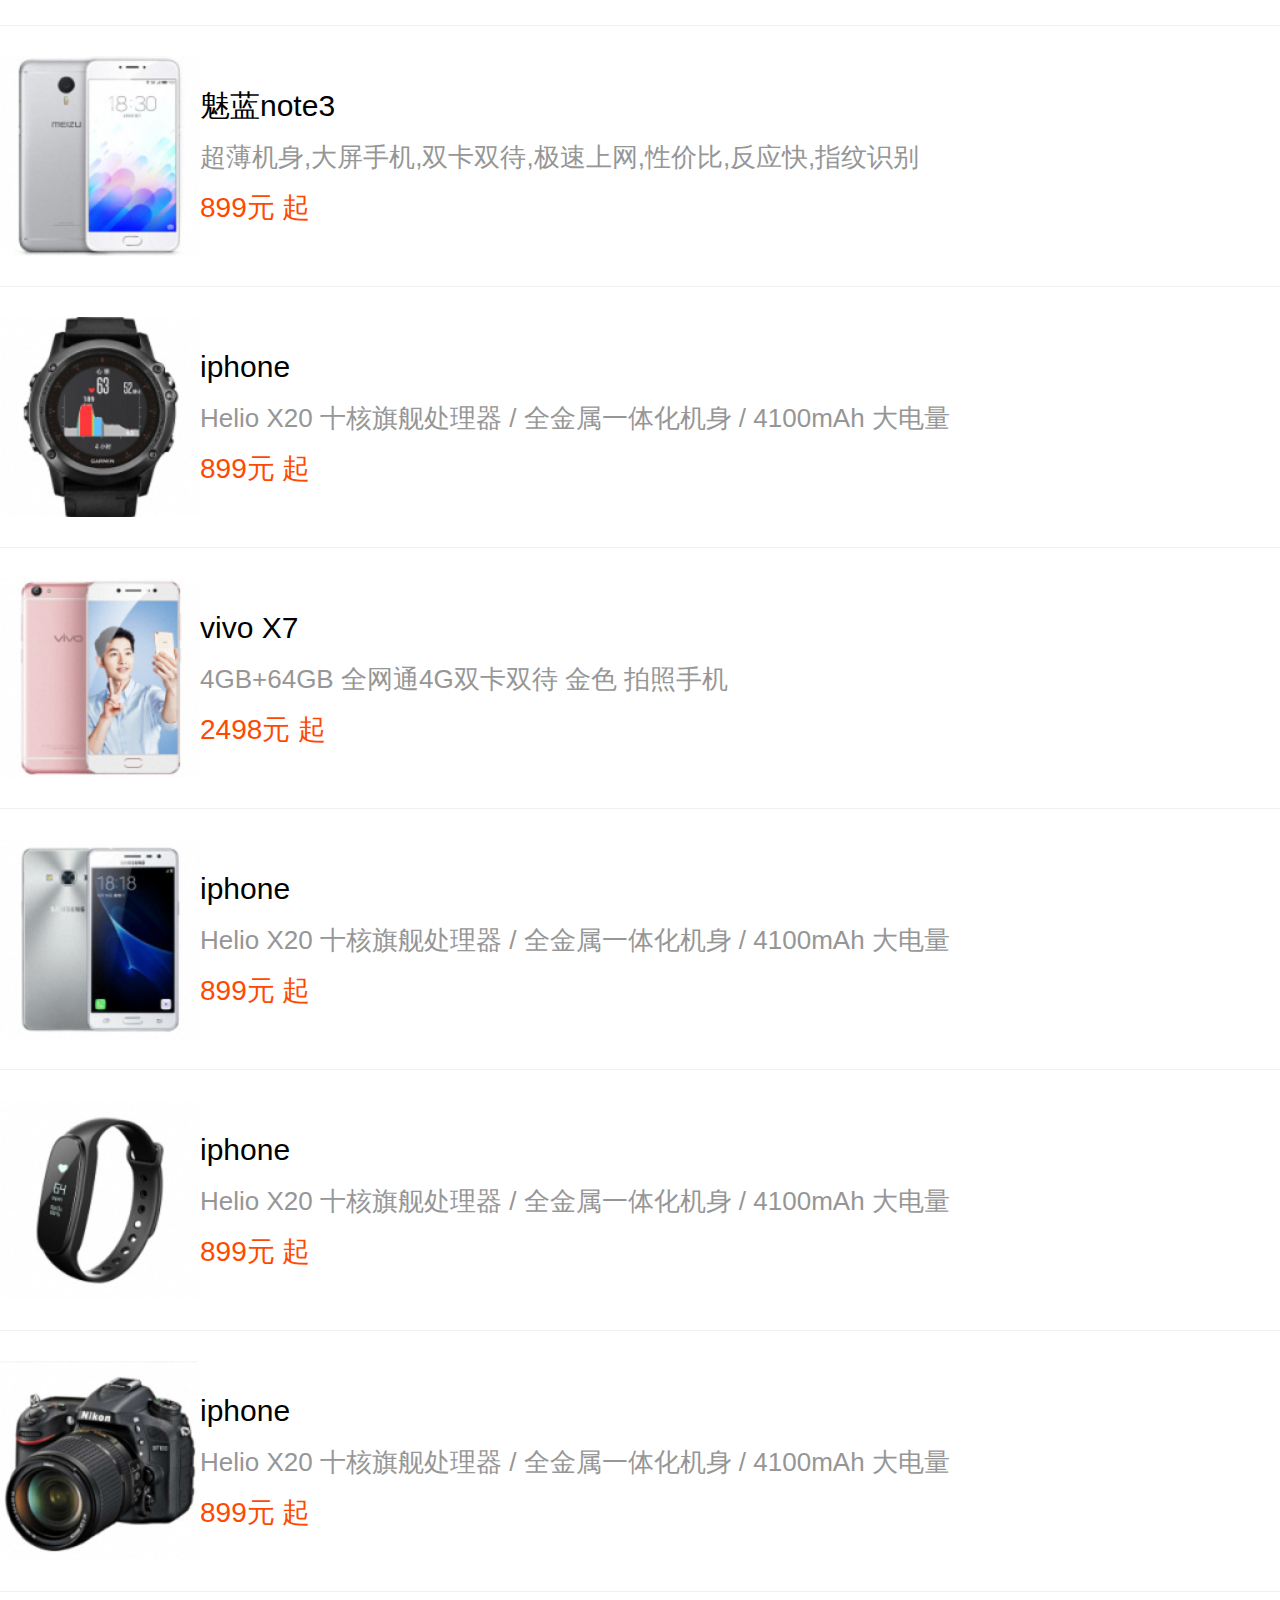
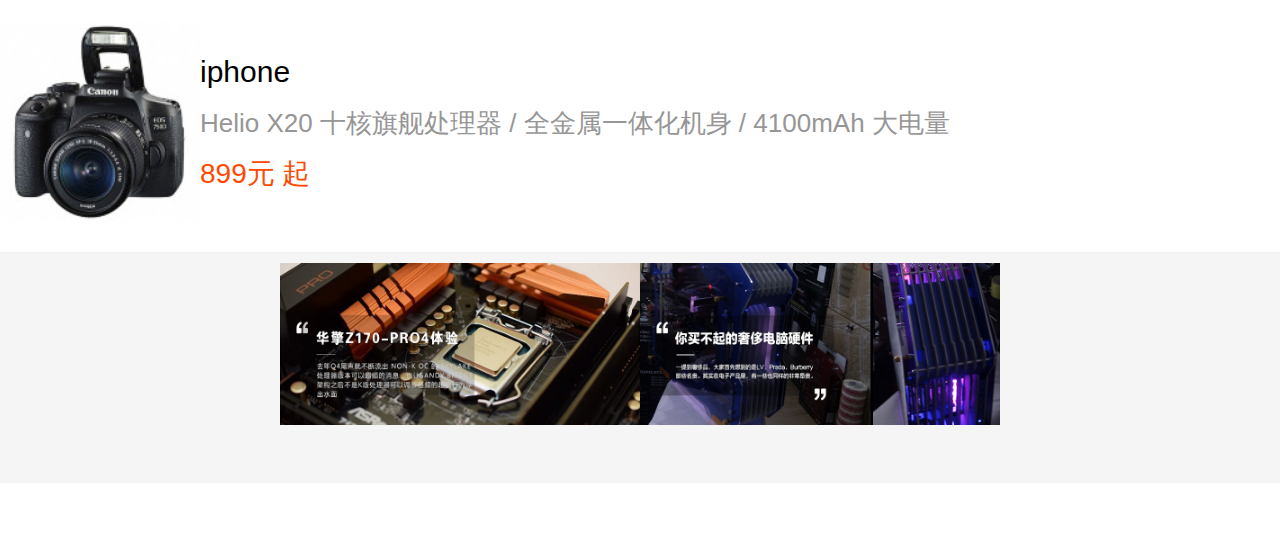
<file: index2.html>
<!DOCTYPE html>
<html>

	<head>
		<meta charset="UTF-8">
		<meta name="viewport" content="width=device-width, user-scalable=no, initial-scale=1.0, maximum-scale=1.0, minimum-scale=1.0" />
		
		<title></title>
		<link rel="stylesheet" type="text/css" href="css/web_index1.css"/>
		<link rel="stylesheet" type="text/css" href="css/reset.css" />
		<script src="js/chenge.js" type="text/javascript"></script>
	</head>


	<body>
		<div id="wrapper">
			<div class="page-index">
				<!-----------------------下载app----------------------->
				<!--<div class="download-app">
					<a href="###">
						<img src="pic/8.jpg" />
					</a>
						<div class="close">
							<a href="###">
								<img src="img/top-x.png"/>
							</a>
						</div>
						
				</div>-->
				
				<!-----------------------搜索--------------------------------->
				
				<div class="index-header">
					<div class="search-bar">
						<input class="icon-search" type="text" placeholder="搜索商品名称" />
						<div class="search-bottom"></div>
					</div>
				</div>
				
				
				<!-----------------------轮播图-------------------------------->
				<div id="slider" class="slider clearfix">
					<div id="slider_wrap" class="slider-wrap clearfix">
						<img src="pic/6.jpg"/>
						<img src="pic/7.jpg"/>
					</div>
					<div class="nav-list">
						<span class="on"></span>
						<span></span>
					</div>
				</div>
				
				<!-----------------------商品------------------------------>
				<div class="list">
					<div class="section">
						<div class="mcells_auto_fill">
							<div  class="body" style="width: 7.2rem; height: 6.24rem;">
								<div>
									<div class="items " style="width: 2.32rem; height: 1.53rem; left: 0rem; top: 0rem;"><img src="pic/0.png"></div>
								</div>
								<div>
									<div class="items " style="width: 2.32rem; height: 3.06rem; left: 2.44rem; top: 0rem;"><img src="pic/1.jpg"></div>
								</div>
								<div>
									<div class="items " style="width: 2.32rem; height: 3.06rem; left: 4.88rem; top: 0rem;"><img src="pic/2.jpg"></div>
								</div>
								<div>
									<div class="items " style="width: 2.32rem; height: 1.53rem; left: 0rem; top: 3.18rem;"><img src="pic/3.jpg"></div>
								</div>
								<div>
									<div class="items " style="width: 2.32rem; height: 3.06rem; left: 2.44rem; top: 3.18rem;"><img src="pic/4.jpg"></div>
								</div>
								<div>
									<div class="items " style="width: 2.32rem; height: 3.06rem; left: 4.88rem; top: 3.18rem;"><img src="pic/5.jpg"></div>
								</div>								
							</div>
							
							<div class="item">
								<div class="img">
									<img class="ico" src="pic/10.png"/>
								</div>
								<div class="info">
									<p class="name">iphone</p>
									<p class="brief">采用64位架构的A9 Fusion芯片，嵌入式M10运动协处理器 </p>
									<p class="price">5899元 起</p>
								</div>
							</div>
							
							<div class="item">
								<div class="img">
									<img class="ico" src="pic/11.png"/>
								</div>
								<div class="info">
									<p class="name">魅蓝note3</p>
									<p class="brief">超薄机身,大屏手机,双卡双待,极速上网,性价比,反应快,指纹识别</p>
									<p class="price">899元 起</p>
								</div>
							</div>
							
							<div class="item">
								<div class="img">
									<img class="ico" src="pic/12.png"/>
								</div>
								<div class="info">
									<p class="name">iphone</p>
									<p class="brief">Helio X20 十核旗舰处理器 / 全金属一体化机身 / 4100mAh 大电量</p>
									<p class="price">899元 起</p>
								</div>
							</div>
							
								<div class="item">
								<div class="img">
									<img class="ico" src="pic/13.png"/>
								</div>
								<div class="info">
									<p class="name">vivo X7</p>
									<p class="brief"> 4GB+64GB 全网通4G双卡双待 金色 拍照手机</p>
									<p class="price">2498元 起</p>
								</div>
							</div>
							
								<div class="item">
								<div class="img">
									<img class="ico" src="pic/14.png"/>
								</div>
								<div class="info">
									<p class="name">iphone</p>
									<p class="brief">Helio X20 十核旗舰处理器 / 全金属一体化机身 / 4100mAh 大电量</p>
									<p class="price">899元 起</p>
								</div>
							</div>
							
								<div class="item">
								<div class="img">
									<img class="ico" src="pic/15.png"/>
								</div>
								<div class="info">
									<p class="name">iphone</p>
									<p class="brief">Helio X20 十核旗舰处理器 / 全金属一体化机身 / 4100mAh 大电量</p>
									<p class="price">899元 起</p>
								</div>
							</div>
							
								<div class="item">
								<div class="img">
									<img class="ico" src="pic/16.png"/>
								</div>
								<div class="info">
									<p class="name">iphone</p>
									<p class="brief">Helio X20 十核旗舰处理器 / 全金属一体化机身 / 4100mAh 大电量</p>
									<p class="price">899元 起</p>
								</div>
							</div>
							
								<div class="item">
								<div class="img">
									<img class="ico" src="pic/17.png"/>
								</div>
								<div class="info">
									<p class="name">iphone</p>
									<p class="brief">Helio X20 十核旗舰处理器 / 全金属一体化机身 / 4100mAh 大电量</p>
									<p class="price">899元 起</p>
								</div>
							</div>
							
							
							<div class="mcells_auto_fill">
								<div class="body" style="width: 7.2rem;height: 2rem;">
									<div class="items" style="width: 3.6rem;height: 1rem;left: 0;top: 0;">
										<img src="pic/18.png"/>
									</div>
									<div class="items" style="width: 3.6rem;height: 1rem;left: 3.6rem;top: 0;">
										<img src="pic/19.png"/>
									</div>
								</div>
							</div>
		
							
							
						</div>
					</div>
					
					
					
					
				</div>
				
			</div>		
		</div>
		

		
	</body>
	<script type="text/javascript" src="js/web_index1.js"></script>
	
</html>
</file>
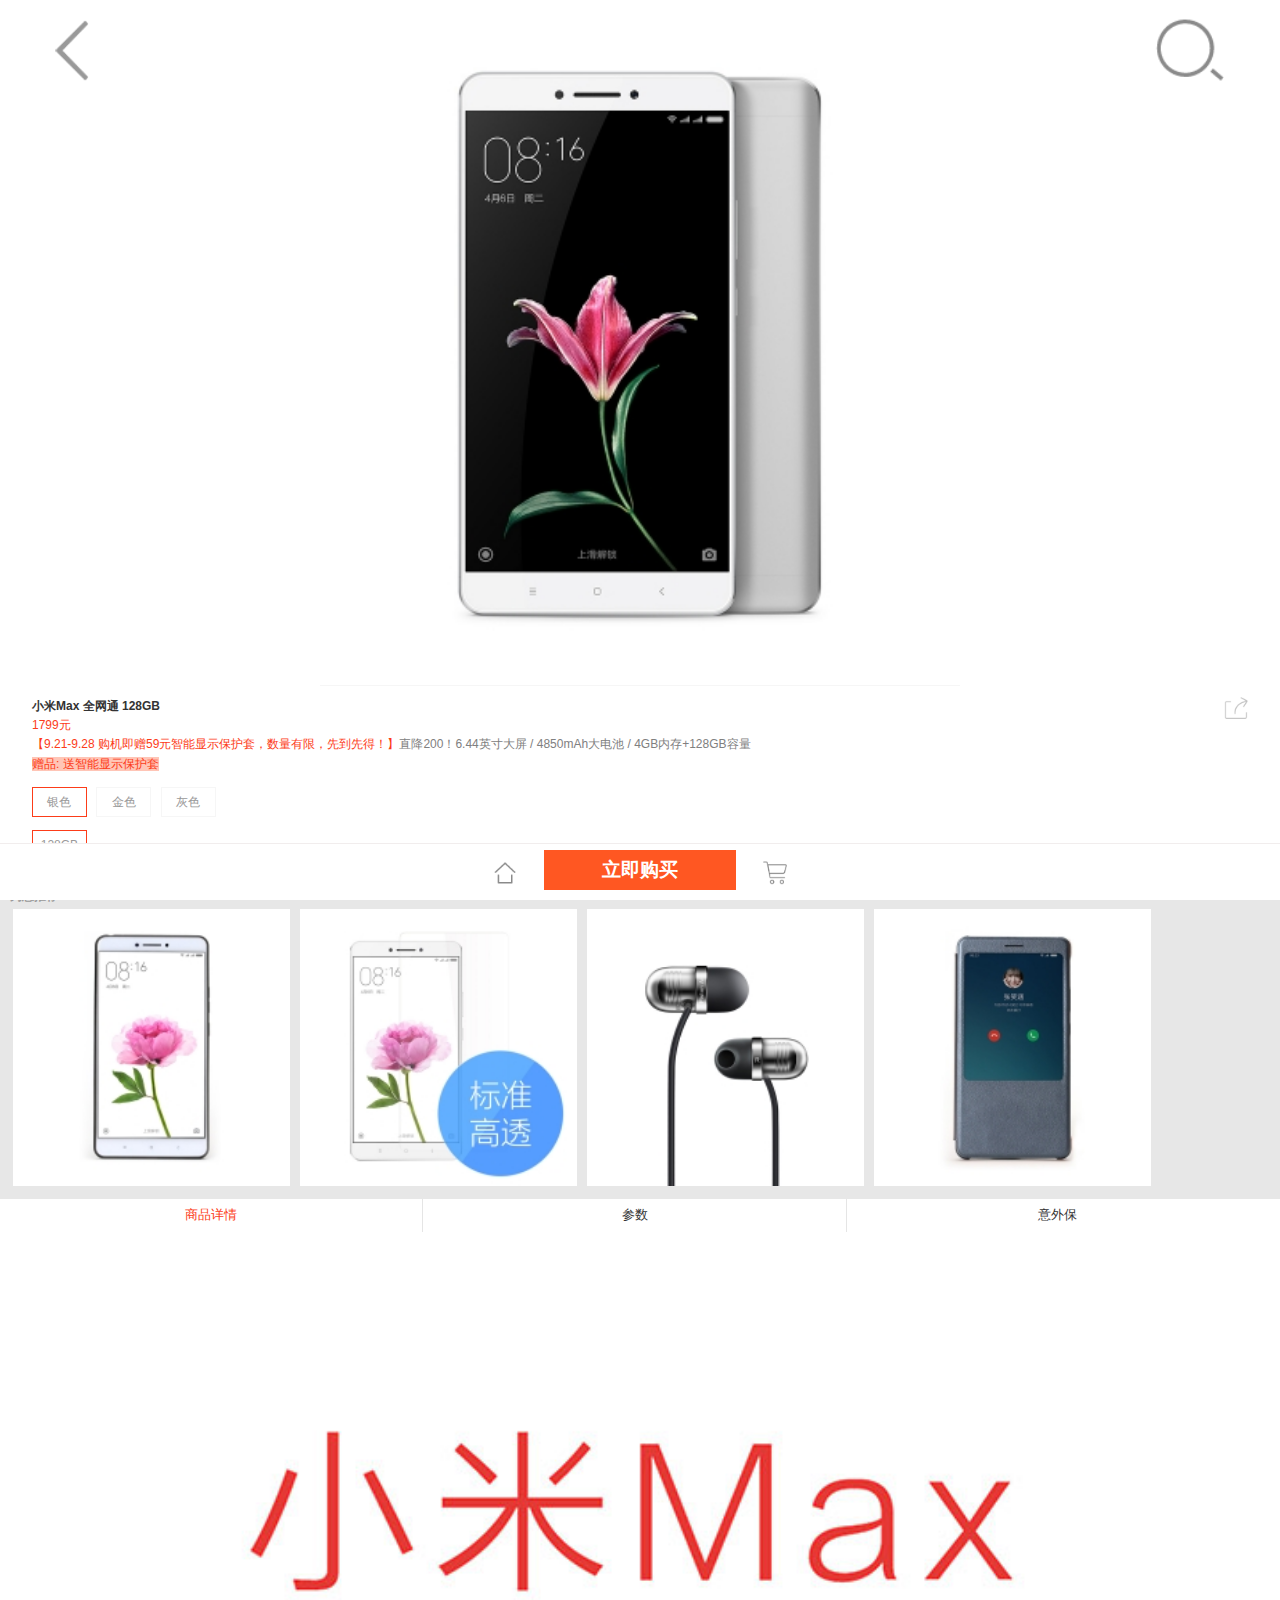
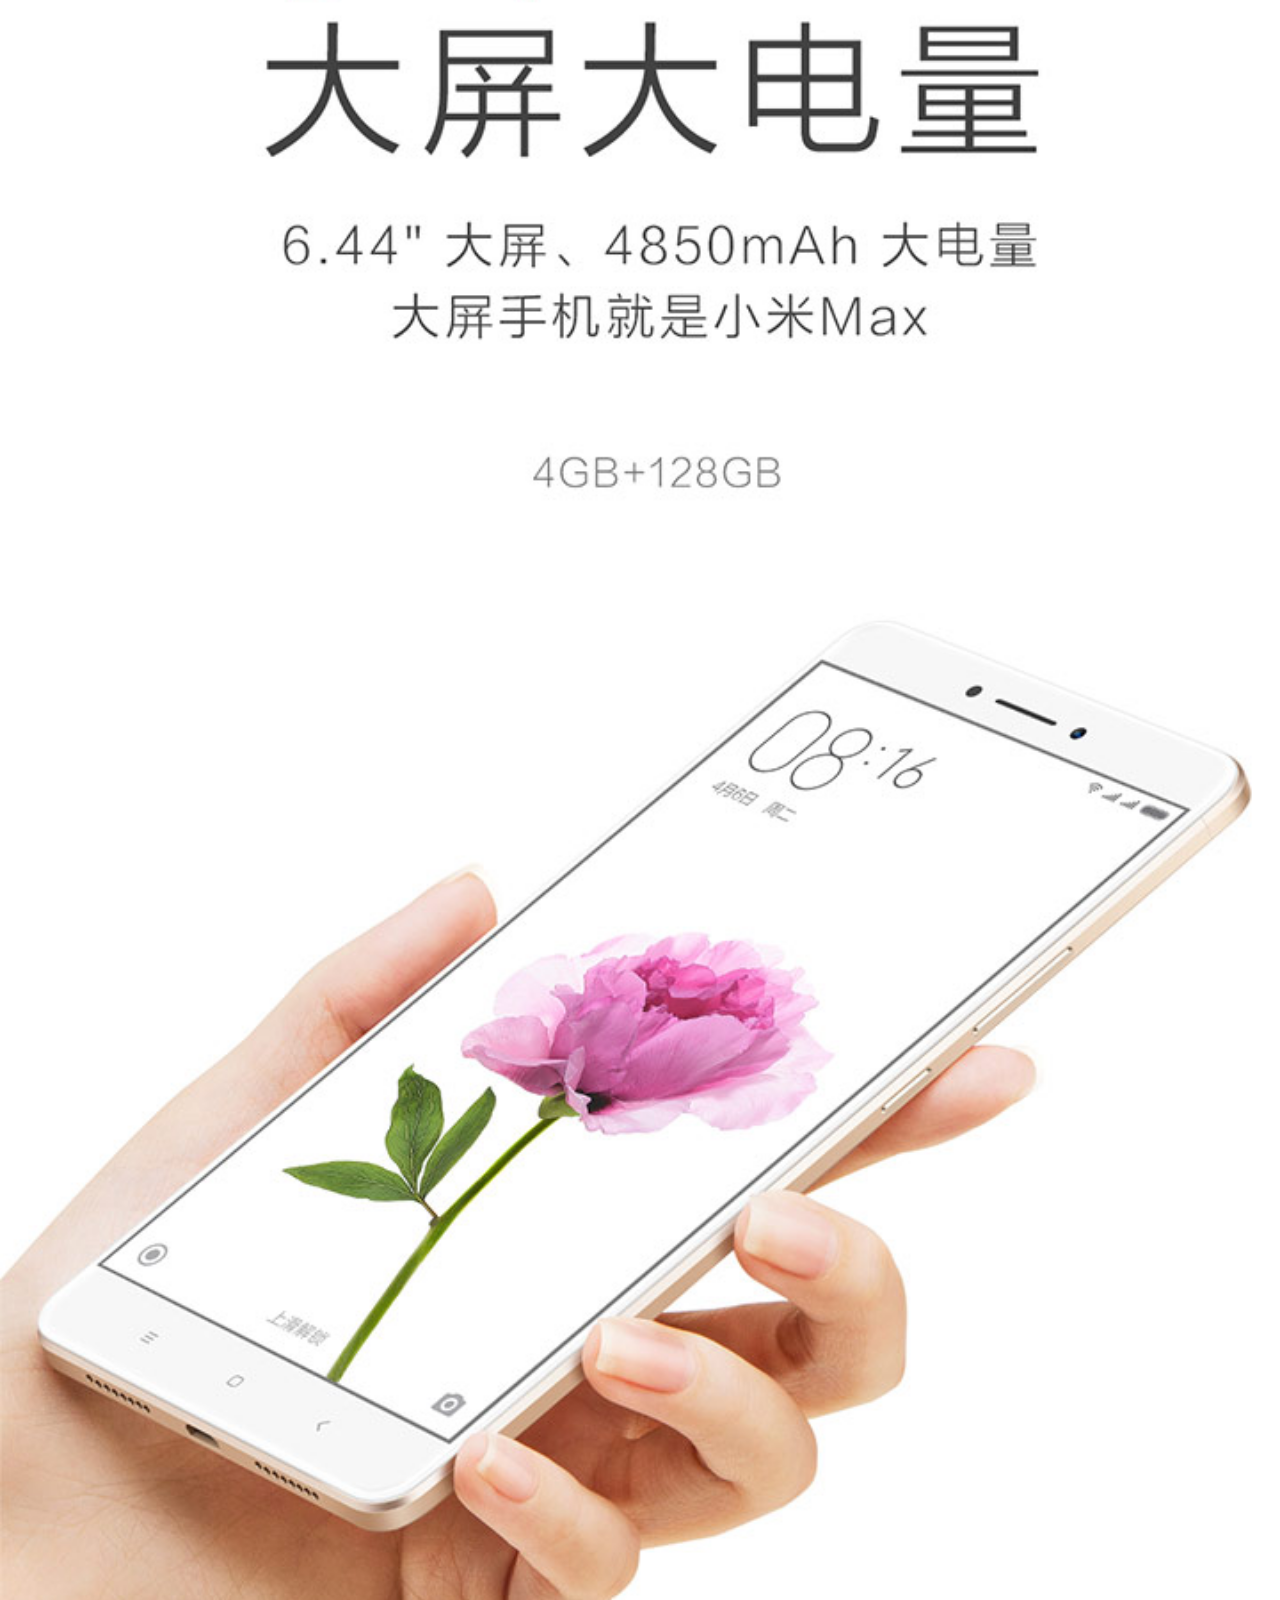
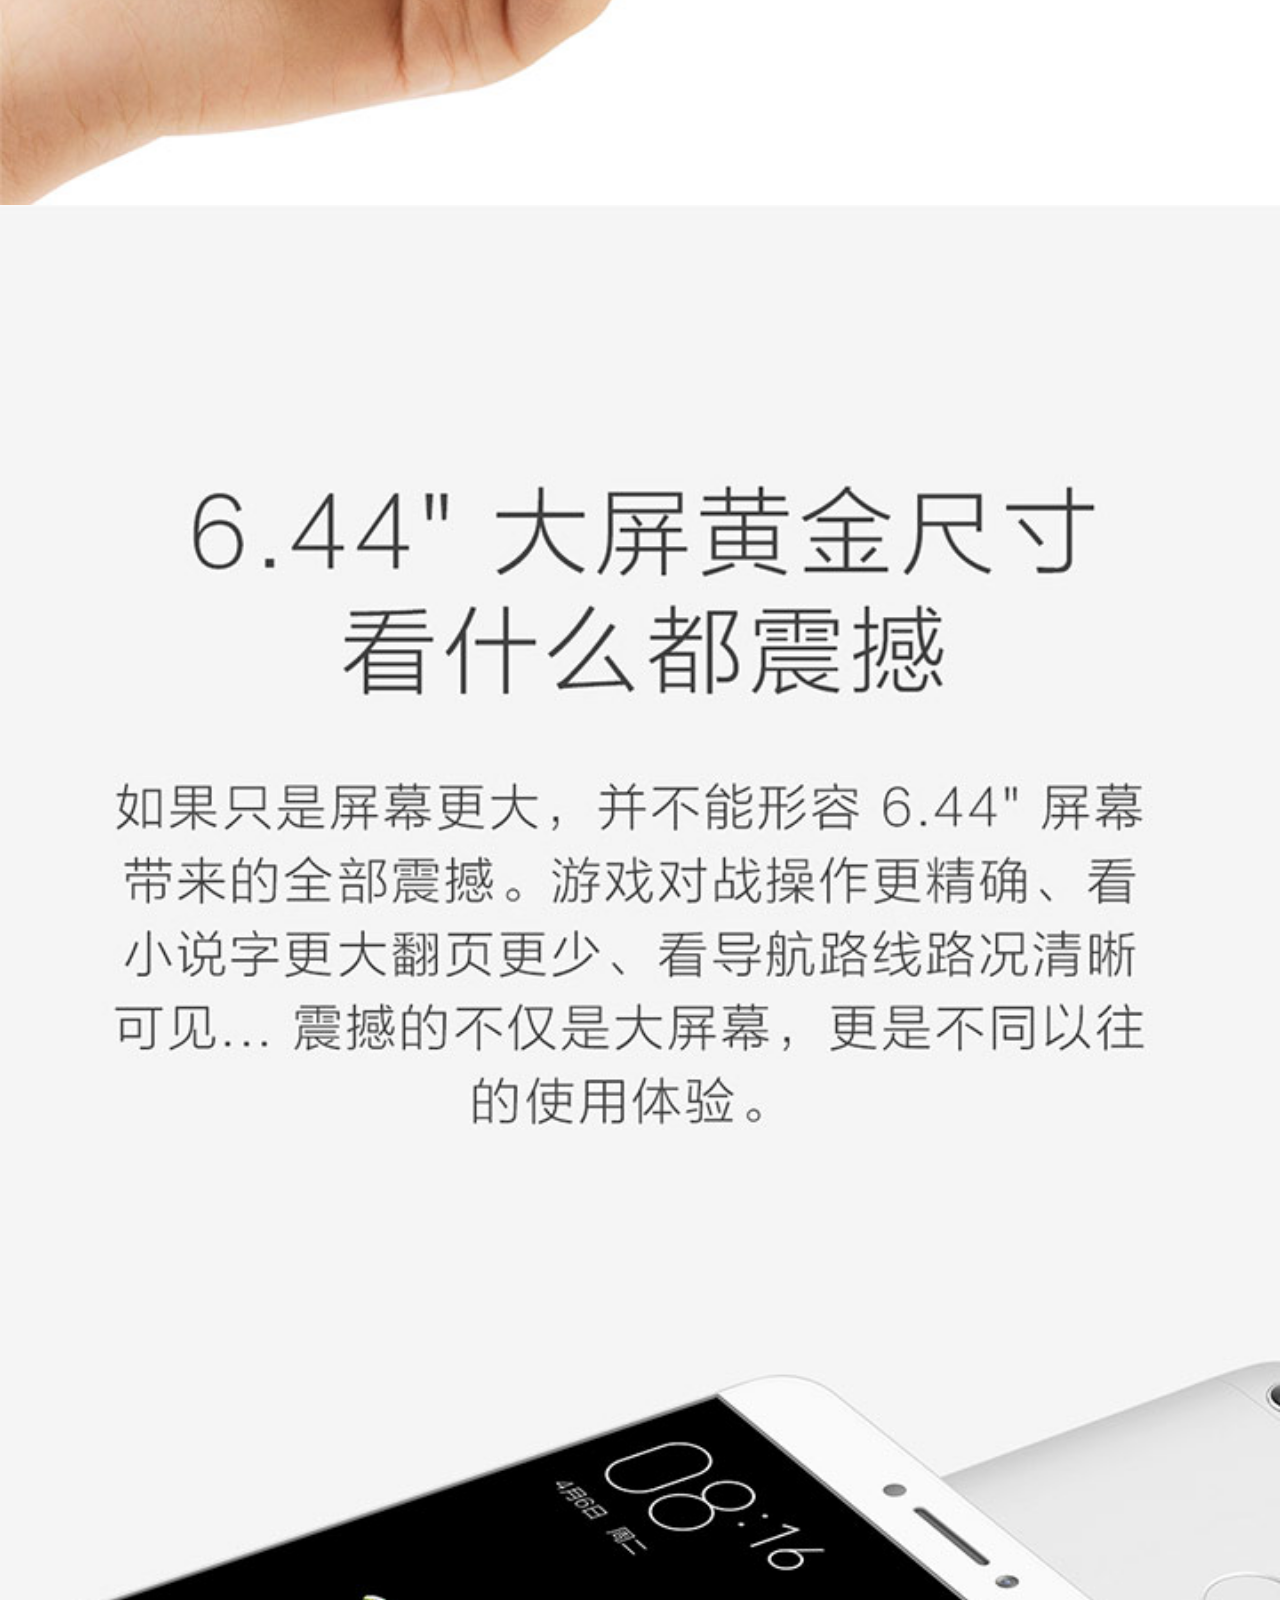
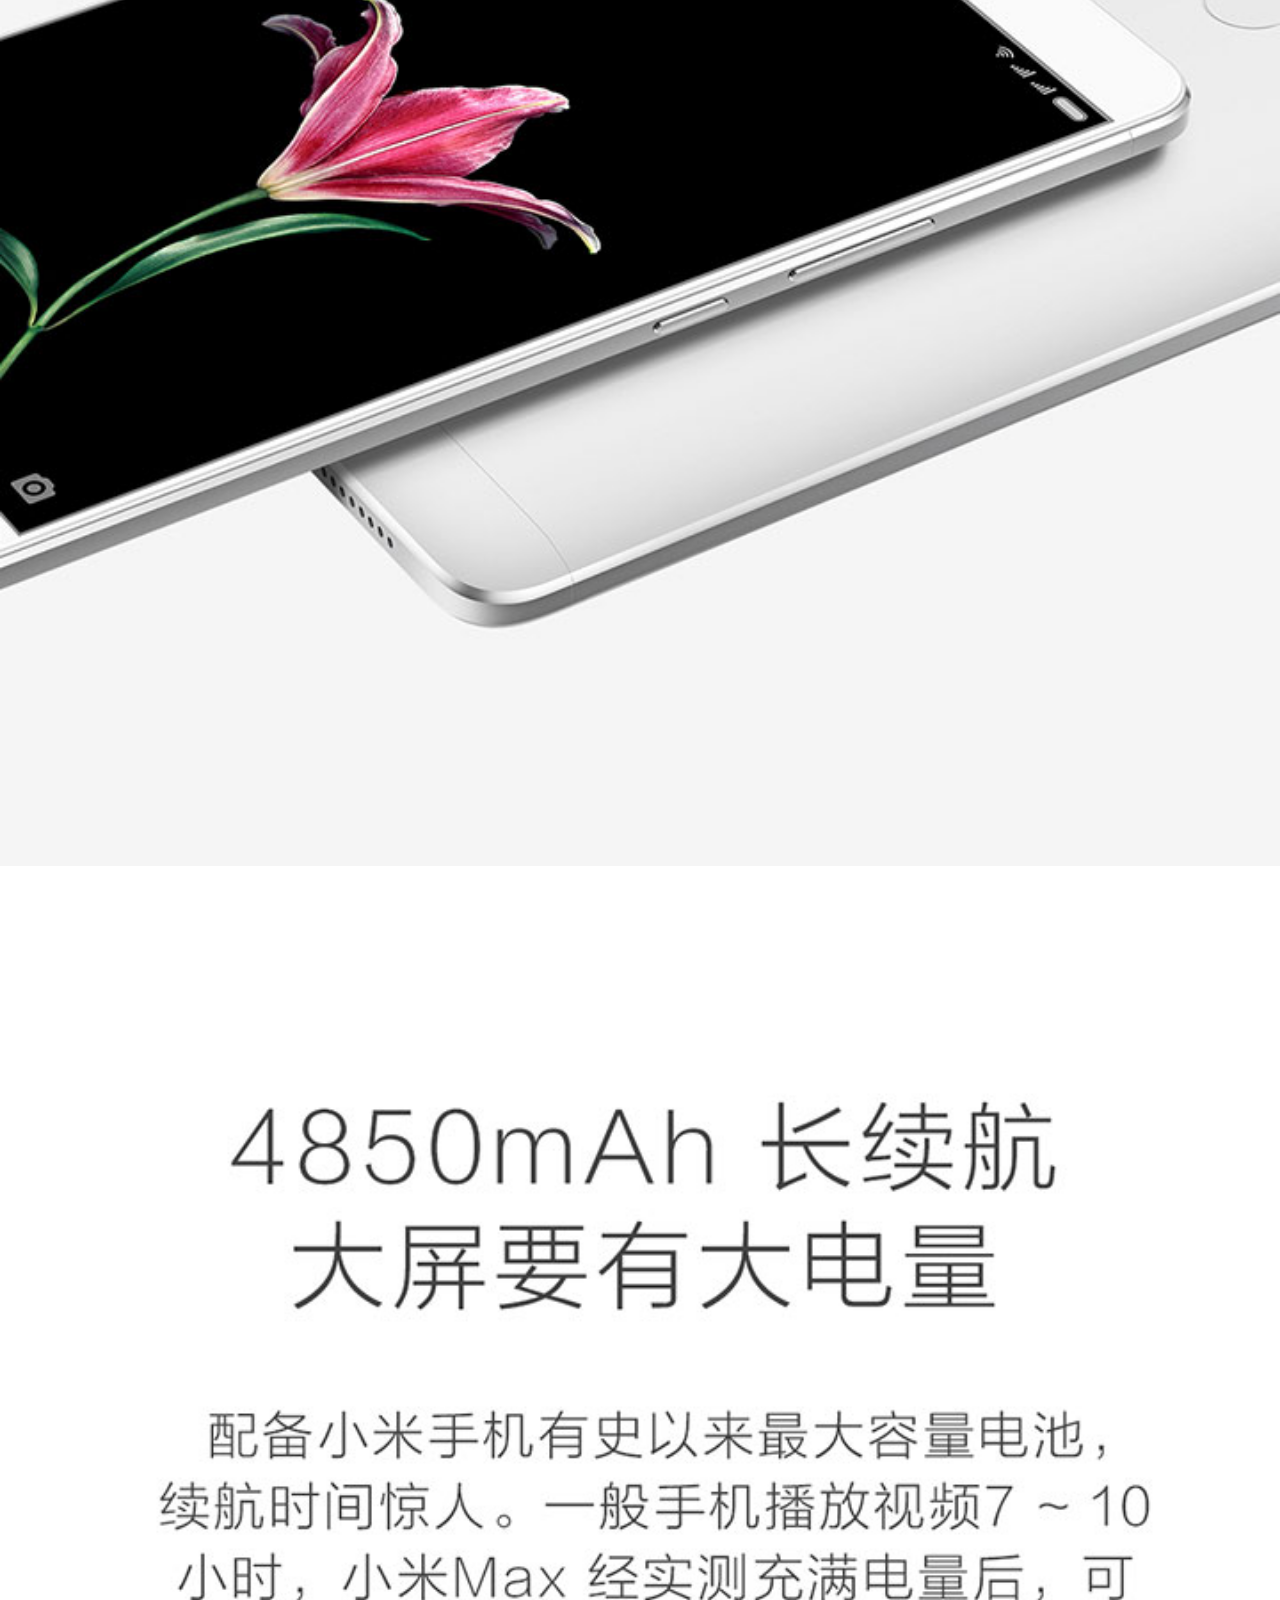
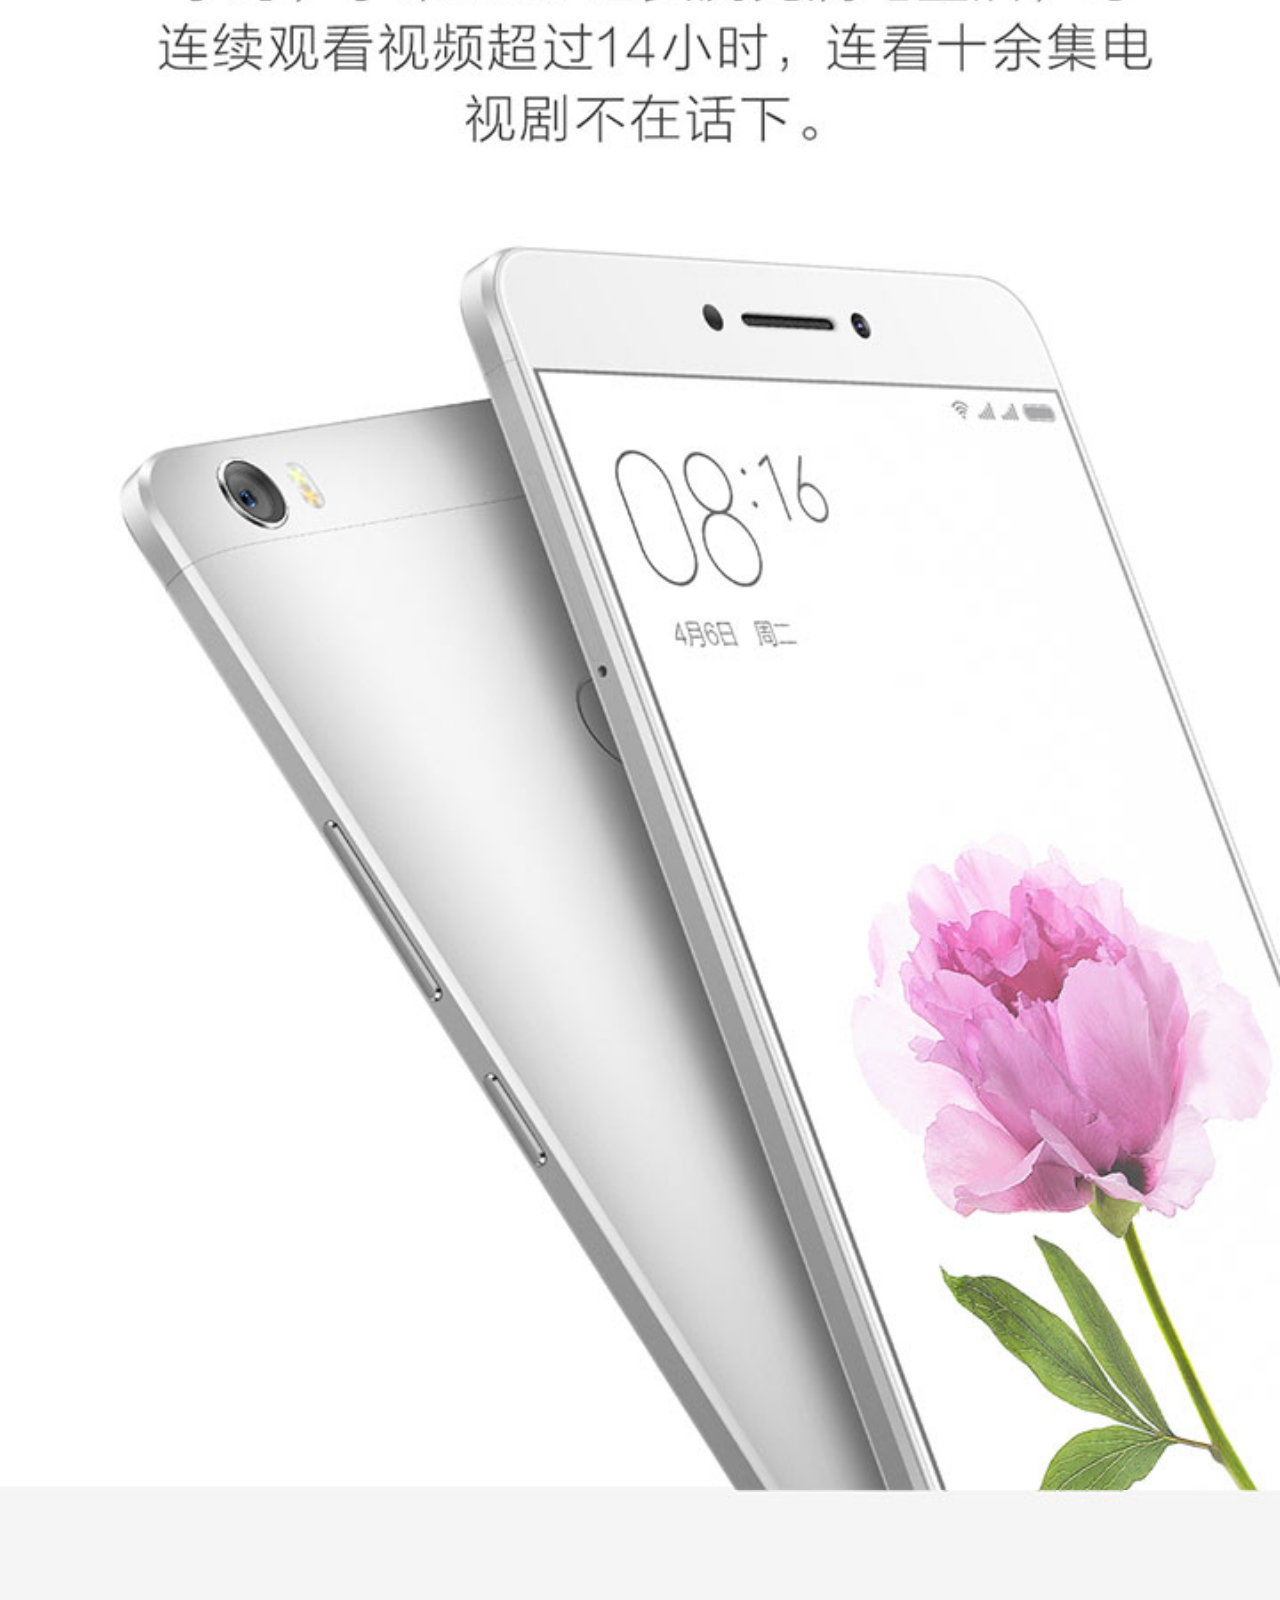
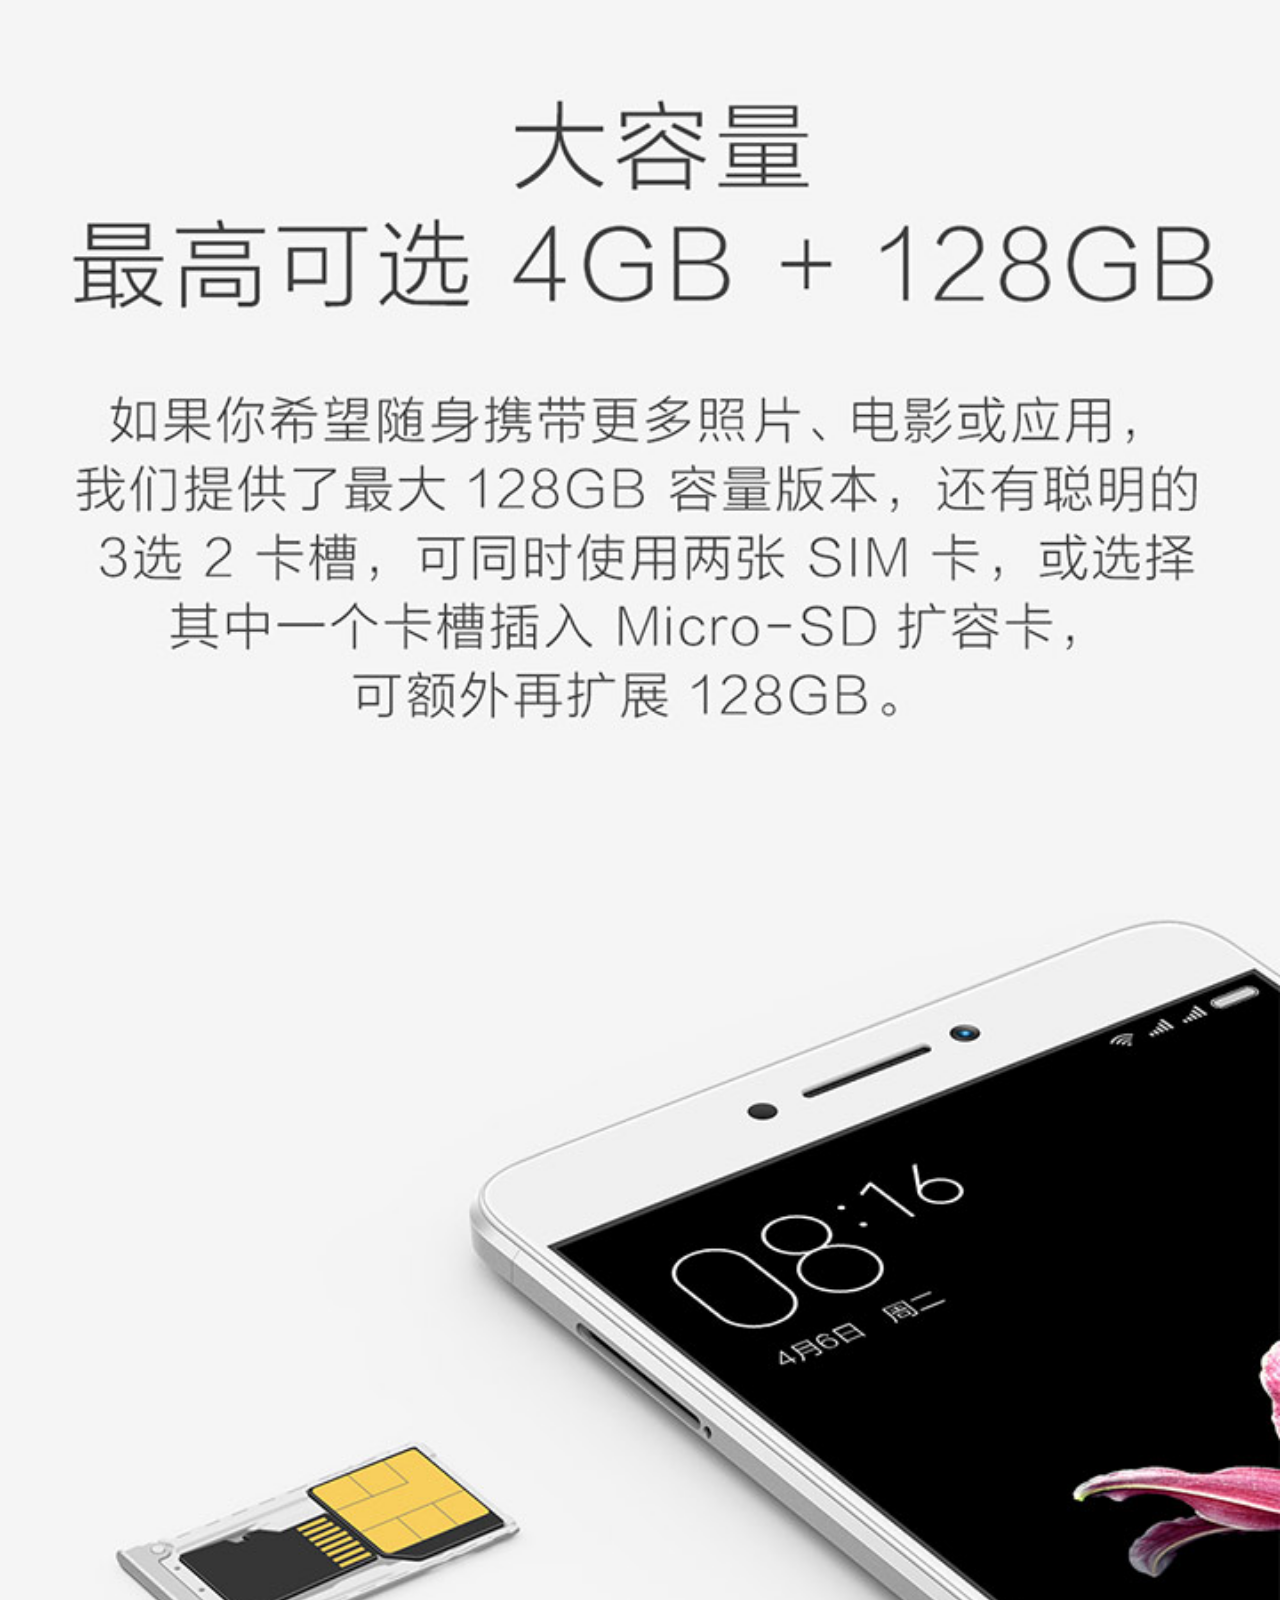
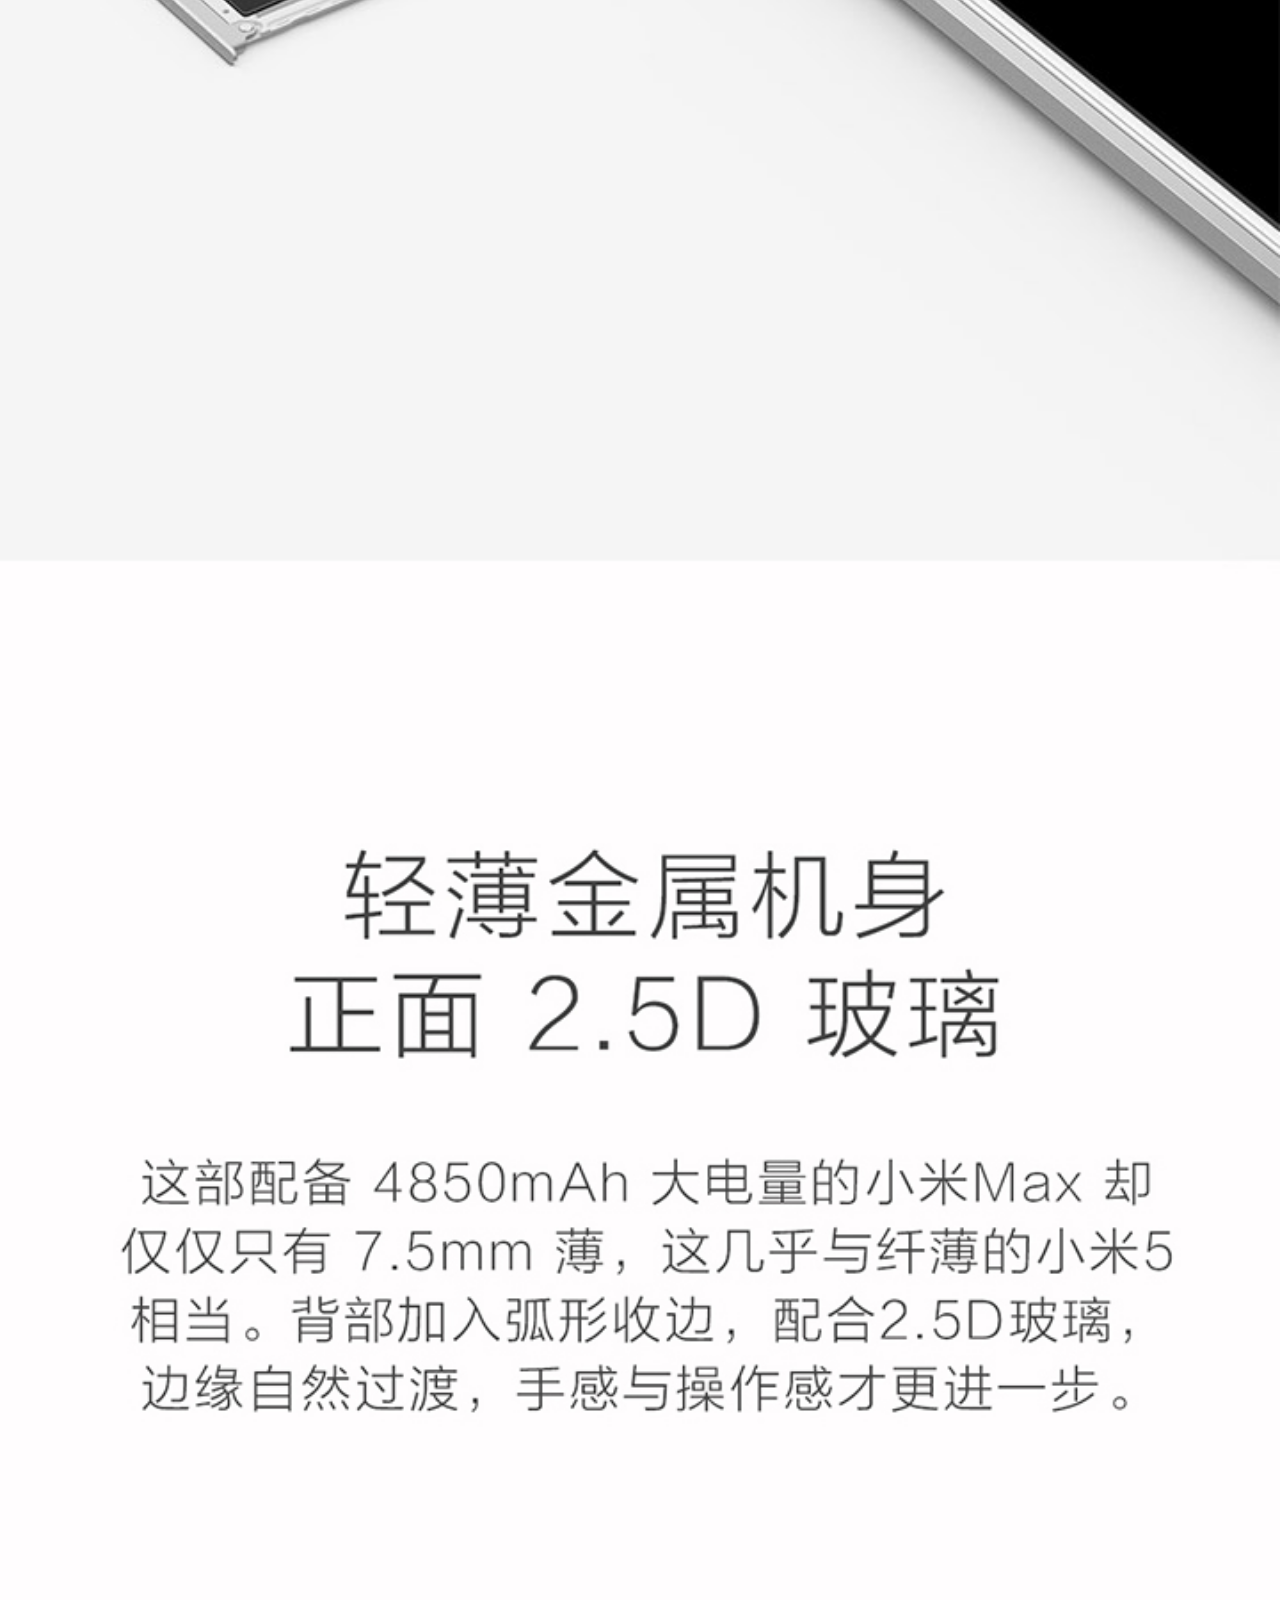
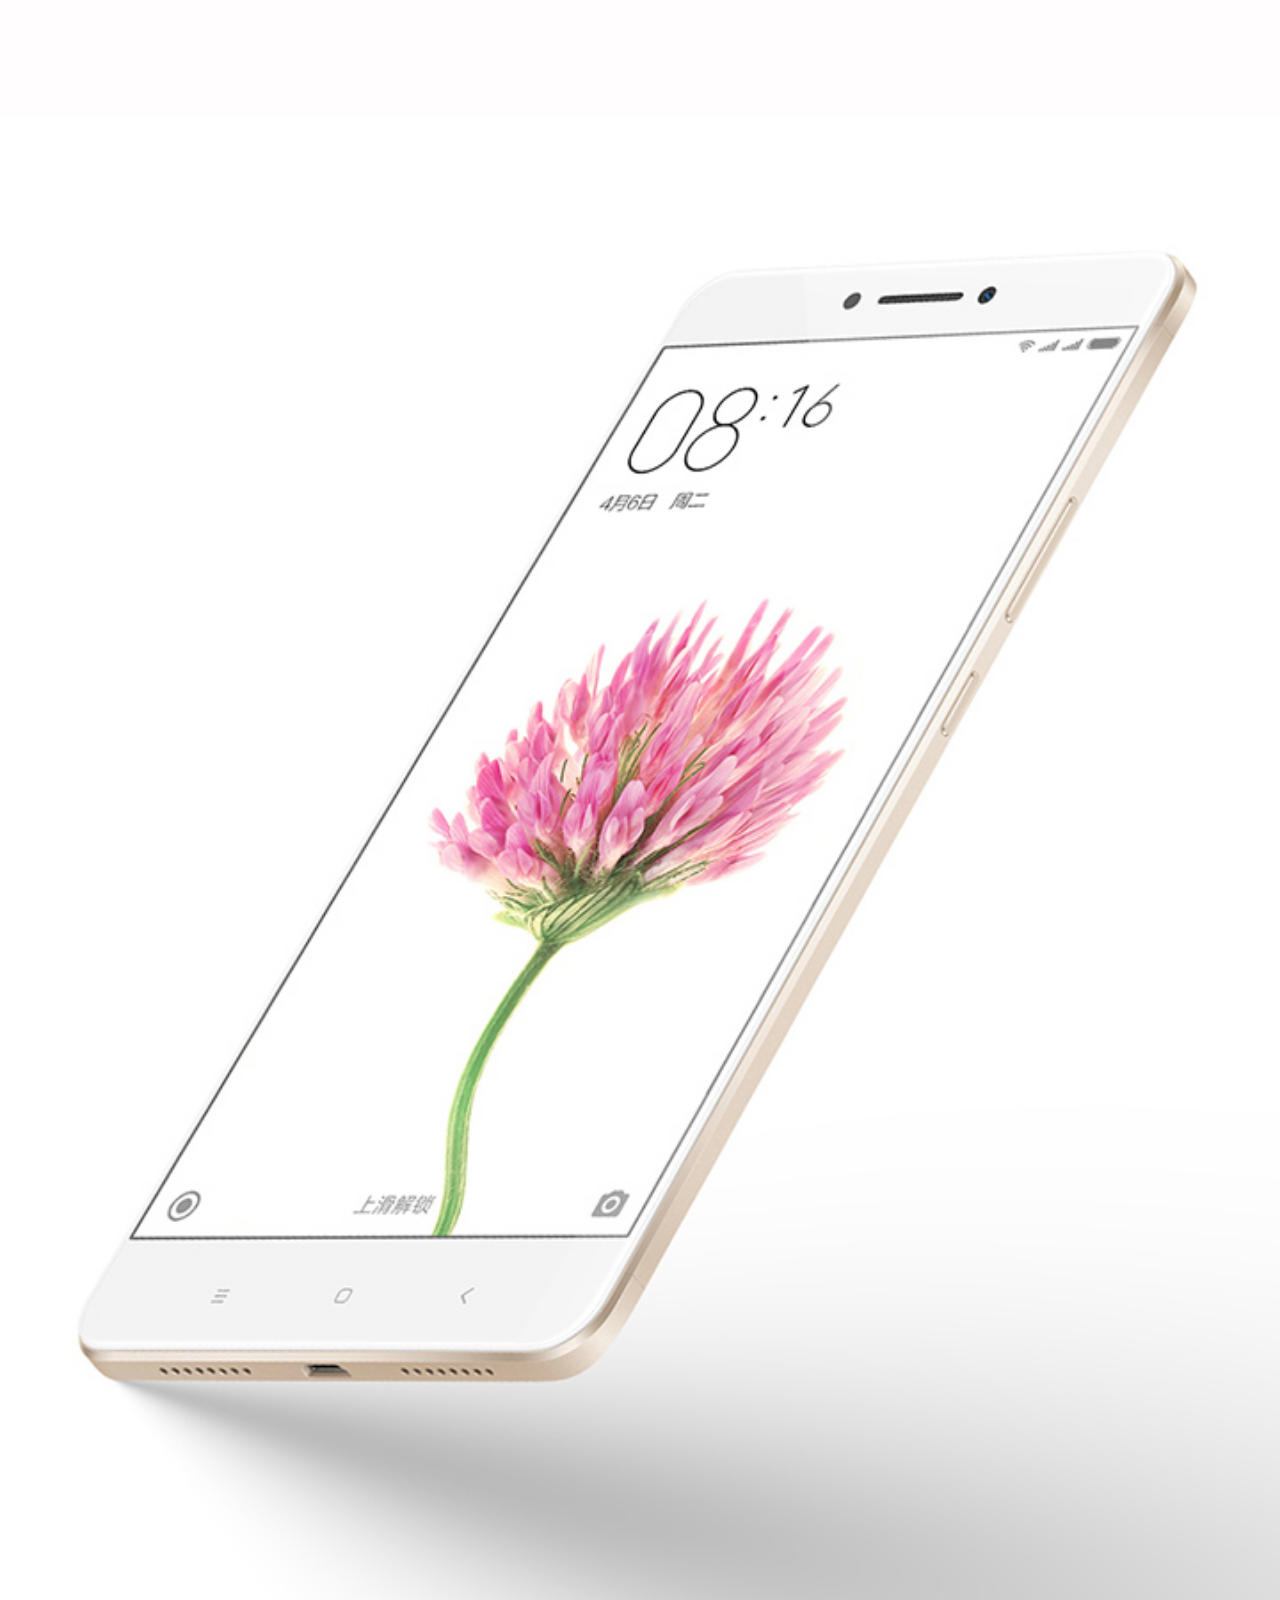
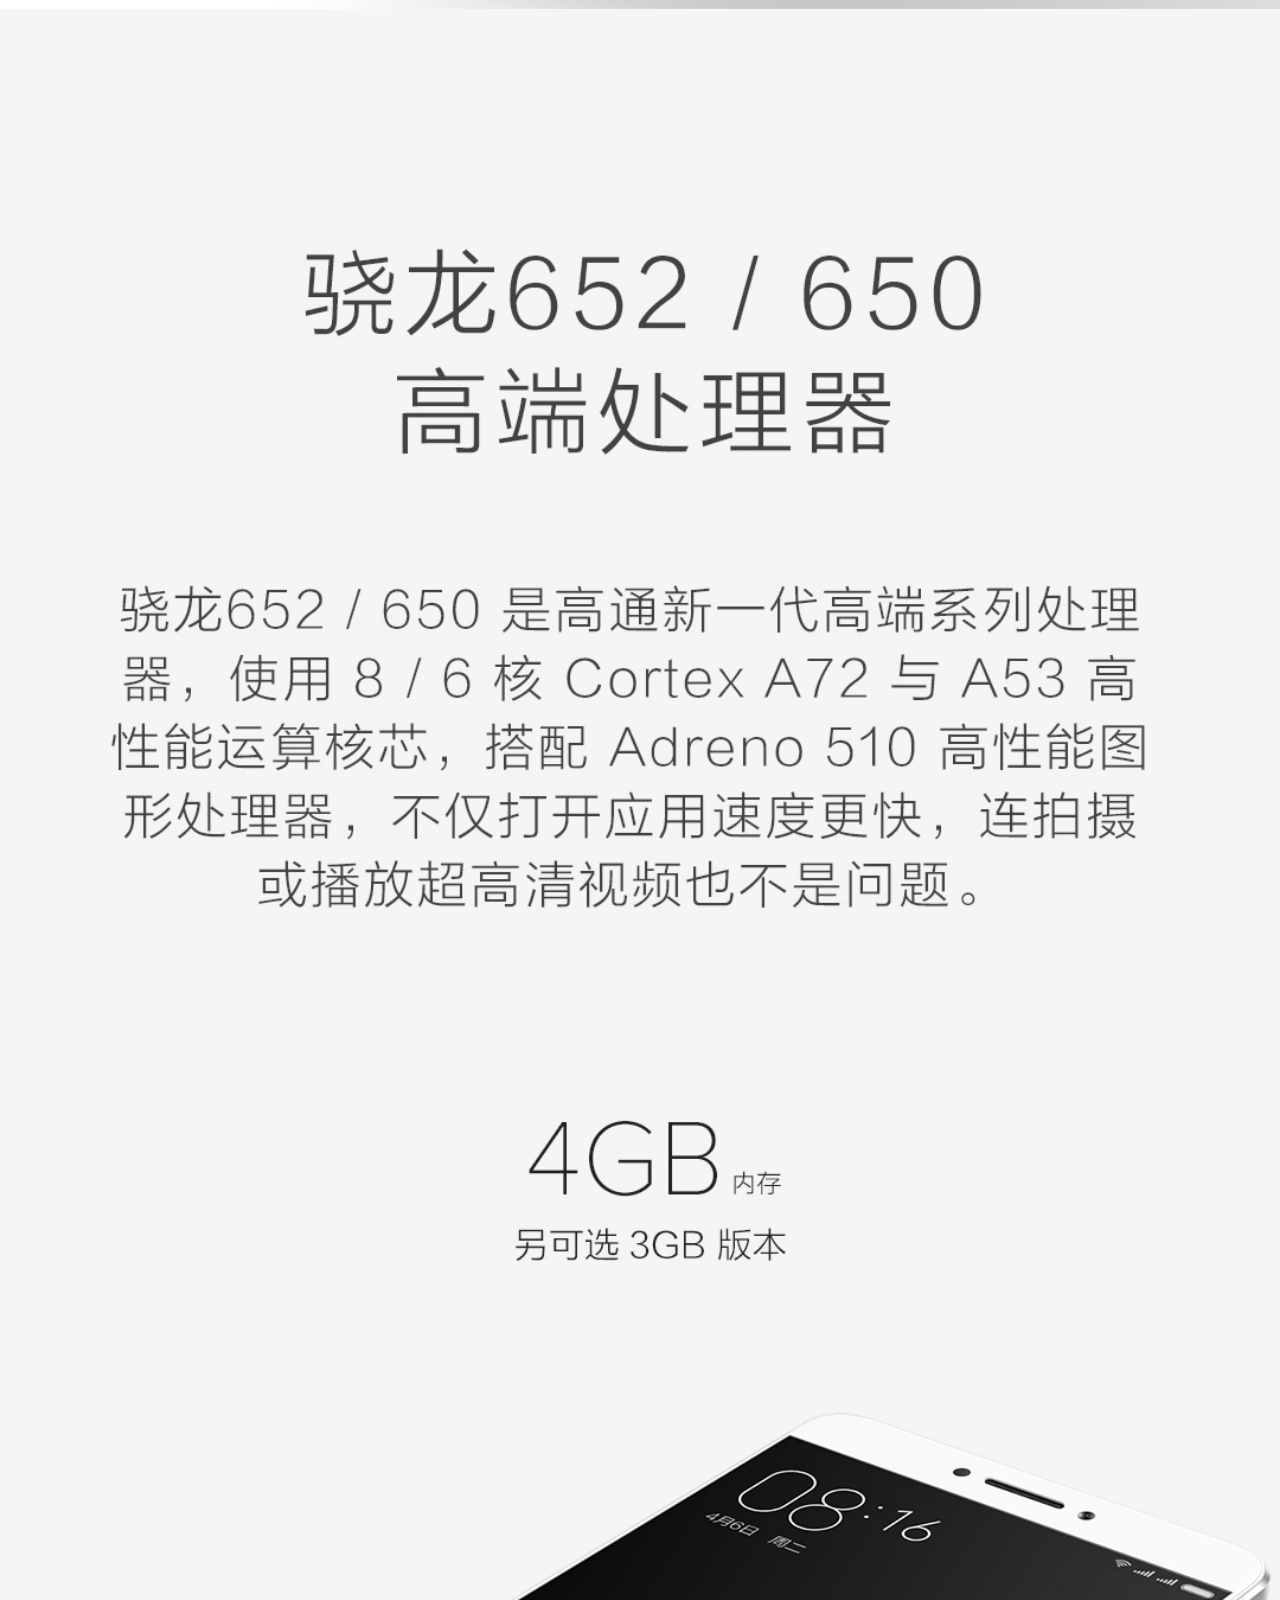
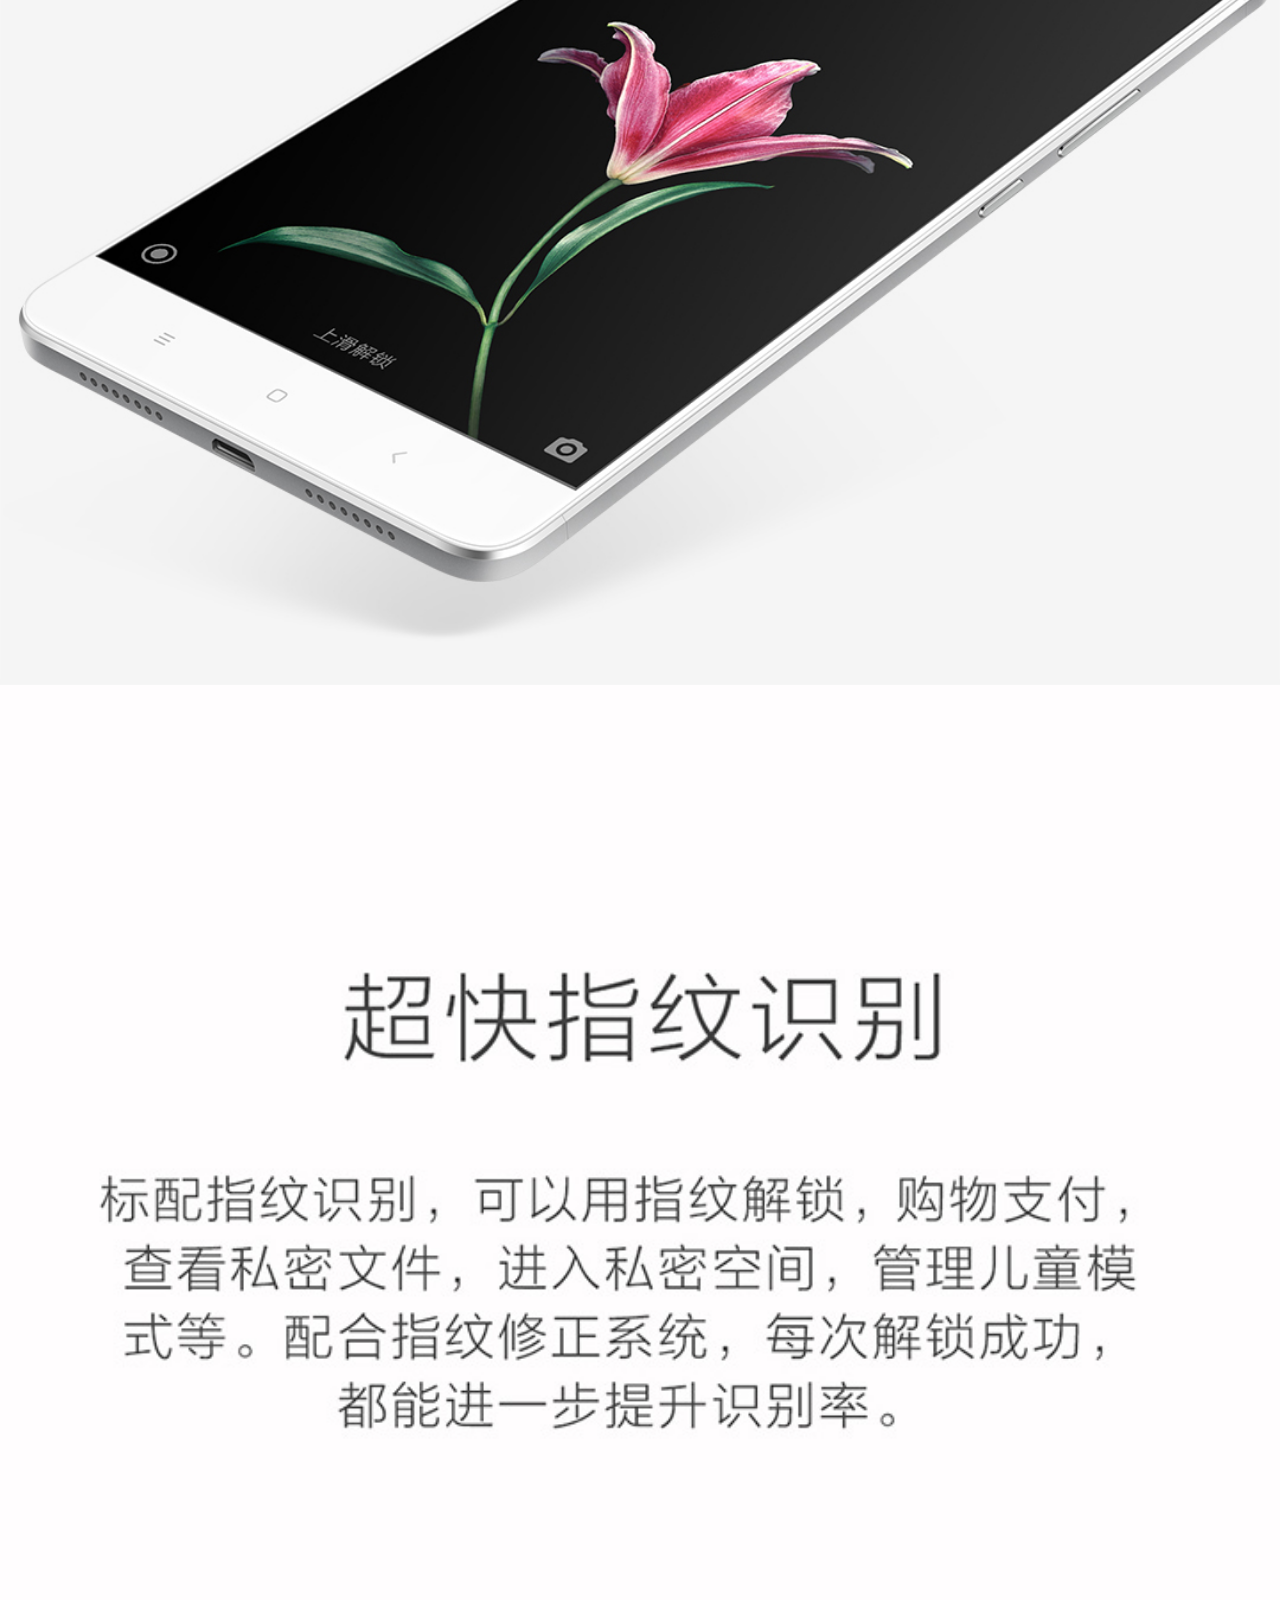
<file: maxPurches.html>
<!DOCTYPE html>
<html lang="en">

<head>
    <meta charset="UTF-8">
    <title>purches</title>
    <meta name="viewport" content="width=device-width, user-scalable=no, initial-scale=1.0, maximum-scale=1.0, minimum-scale=1.0">
    <link rel="stylesheet" type="text/css" href="css/reset.css">
    <link rel="stylesheet" type="text/css" href="css/maxPurches.css">
    <style type="text/css">
    .s6:hover {
        text-decoration: none;
    }
    
    .s6:link {
        color: white;
    }
    
    .s6:visited {
        color: white;
    }
    </style>
</head>

<body>
    <div class="web_wrapper">
        <!-- mask -->
        <div class="mask" style="display:none"></div>
        <!-- 头部 -->
        <div class="web_header">
            <!-- go back to the previous page -->
            <div class="header_left">
                <img src="images/icon_back_n.png" alt="">
            </div>
            <div class="header_right">
                <img src="images/搜索2.png">
            </div>
        </div>
        <div class="pic">
            <img src="images/86.jpg" alt="" class="s7" bianhao="1">
            <img src="images/110.jpg" class="s8" bianhao="2">
            <img src="images/87.jpg" alt="" class="s9" bianhao="3">
        </div>
        <!-- product_view -->
        <div class="product_view">
            <div class="introduce">
                <img src="images/分享 2.png" alt="" class="float_R m1">
                <p class="s0">小米Max 全网通 128GB</p>
                <span class="s1">1799元</span>
                <p class="s1">【9.21-9.28 购机即赠59元智能显示保护套，数量有限，先到先得！】<span style="color:gray">直降200！6.44英寸大屏 / 4850mAh大电池 / 4GB内存+128GB容量</span>
                </p>
                <span class="s2">赠品: 送智能显示保护套</span>
                <!-- choose color -->
                <div class="colors clearfix">
                    <span class="c1">银色</span>
                    <span>金色</span>
                    <span>灰色</span>
                </div>
                <div class="colors clearfix">
                    <span class="c1">128GB</span>
                </div>
            </div>
        </div>
        <!-- recommend -->
        <div class="recommend">
            <p class="s3">为您推荐</p>
            <a href="">
                <img src="images/90.jpg" alt="">
            </a>
            <a href="">
                <img src="images/91.jpg" alt="">
            </a>
            <a href="">
                <img src="images/92.jpg" alt="">
            </a>
            <a href="">
                <img src="images/93.jpg" alt="">
            </a>
        </div>
        <!-- 商品详情 参数 意外保 -->
        <div class="web_b1 clearfix">
            <ul class="clearfix">
                <li class="s1">商品详情</li>
                <li id="s4">参数</li>
                <li>意外保</li>
            </ul>
        </div>
        <!-- detail -->
        <div class="web_b1">
            <div class="web_detail">
                <img src="images/94.jpg" alt="">
                <img src="images/95.jpg" alt="">
                <img src="images/96.jpg" alt="">
                <img src="images/97.jpg" alt="">
                <img src="images/98.jpg" alt="">
                <img src="images/99.jpg" alt="">
                <img src="images/100.jpg" alt="">
                <img src="images/101.jpg">
                <img src="images/102.jpg" alt="">
                <img src="images/103.jpg" alt="">
                <img src="images/104.jpg" alt="">
                <img src="images/105.jpg" alt="">
                <img src="images/106.jpg" alt="">
                <img src="images/107.jpg" alt="">
                <img src="images/108.jpg" alt="">
                <img src="images/109.jpg" alt="">
            </div>
            <!-- parameter -->
            <div class="web_detail" style="display:none">
                <img src="images/111.jpg" alt="">
                <img src="images/112.jpg" alt="">
                <img src="images/113.jpg" alt="">
                <img src="images/115.jpg" alt="">
                <img src="images/114.jpg" alt="">
                <img src="images/117.jpg" alt="">
                <img src="images/116.jpg" alt="">
                <img src="images/118.jpg" alt="">
                <img src="images/119.jpg" alt="">
                <img src="images/120.jpg" alt="">
                <img src="images/121.jpg" alt="">
                <img src="images/122.jpg" alt="">
                <img src="images/123.jpg" alt="">
            </div>
            <div class="web_detail" style="display:none">
                <img src="images/124.jpg" alt="">
                <img src="images/125.jpg" alt="">
                <img src="images/126.jpg" alt="">
                <img src="images/127.jpg" alt="">
                <img src="images/128.jpg" alt="">
                <img src="images/1289.jpg" alt="">
                <img src="images/130.jpg" alt="">
                <img src="images/131.jpg" alt="">
                <img src="images/132.jpg" alt="">
            </div>
        </div>
        <!-- 分享 -->
        <div class="bdsharebuttonbox" style="display:none">
            <div class="bdsharebox">
                <a href="https://passport.weibo.cn/signin/welcome?entry=mweibo&r=http%3A%2F%2Fm.weibo.cn%2F%3Fjumpfrom%3Dwapv4%26tip%3D1%26sudaref%3Dlogin.sina.com.cn%26retcode%3D6102&jumpfrom=wapv4&tip=1&sudaref=login.sina.com.cn&retcode=6102&from=index&luicode=10000011&lfid=102803">
                    <div><img src="images/xinlang.png" alt=""></div>
                    新浪微博
                </a>
                <a href="http://ui.ptlogin2.qq.com/cgi-bin/login?style=9&pt_ttype=1&appid=549000929&pt_no_auth=1&pt_wxtest=1&daid=5&s_url=https%3A%2F%2Fh5.qzone.qq.com%2Fmqzone%2Findex">
                    <div><img src="images/qqzone.png" alt=""></div>
                    QQ空间
                </a>
                <a href="http://ui.ptlogin2.qq.com/cgi-bin/login?appid=46000101&style=8&lang=&low_login=1&hide_title_bar=1&hide_close_icon=1&daid=6&hln_css=http://mat1.gtimg.com/www/mb/images/logo244x100.png&s_url=http%3A%2F%2Fw.t.qq.com%2Ftouch">
                    <div><img src="images/tengxun.png" alt=""></div>
                    腾讯微博
                </a>
            </div>
        </div>
        <!-- Back to top -->
        <div class="backtop" style="display:none">
            <img src="images/top.png" alt="">
        </div>
        <!-- purchase -->
        <div class="web_purchase">
            <a href="###" class="s5">
                <img src="images/home3.png" alt="">
            </a>
            <a href="###" class="s6">立即购买</a>
            <a href="###" class="s5 shop">
                <img src="images/shoppingcar.png">
            </a>
        </div>
    </div>
</body>
<script type="text/javascript" src='js/jquery-3.1.0.min.js'></script>
<script type="text/javascript" src="js/maxPurches.js"></script>
<script type="text/javascript">
var headerLeft=document.getElementsByClassName("s5")[0];
            headerLeft.onclick=function(){
            
            //将地址保存在session中，key=back.value=3;
            //跳转到首页在判断
            sessionStorage.setItem("index",0);
            window.location.href = "web_index1.html";
//          window.history.back();
    }
        var headerLeft=document.getElementsByClassName("shop")[0];
            headerLeft.onclick=function(){
            
            //将地址保存在session中，key=back.value=3;
            //跳转到首页在判断
            sessionStorage.setItem("index",2);
            window.location.href = "web_index1.html";
//          window.history.back();
    }

$(".s7").css("display", "block");
var yangshi = {
    "id": '',
    "num": 0,
    "value": '',
    "imgsrc": '',
    "color": '',
    "money": 0,
}
$(".s6").on("touchstart", function() {
    for (var i = 0; i < $(".pic img").length; i++) {
        if ($(".pic img").eq(i).css("display") == "block") {
            var oimg = $(".pic img").eq(i)
        }
    }
    var panduan = false;
    var ooo = '';
    var strstr = localStorage.getItem("shabiyoujun1") || "";
    // localStorage.removeItem("shabiyoujun1")//清空localStorage
    yangshi.id = oimg.attr("bianhao");
    yangshi.num = 1;
    yangshi.value = $(".introduce p").eq(0).text();
    yangshi.imgsrc = oimg.prop("src");
    yangshi.money = $(".s1").eq(0).text();
    yangshi.color = $(".c1").text();
    var str = JSON.stringify(yangshi) + "huh" //用一个string将字符串分开  因为localstorage只能保存字符串
    if (localStorage.getItem("shabiyoujun1") == null) {
        localStorage.setItem("shabiyoujun1", str); //把样式转成字符串 然后存进去本地的locaalStorage,名字是傻逼有俊
        strstr = localStorage.getItem("shabiyoujun1");

    } else {
        var oyangshi = localStorage.getItem("shabiyoujun1").split("huh"); //获取localStorage值并且用hun字符串分割成数组
        oyangshi.pop() //删除最后一个空格
        var yangshiArr = [];
        for (var i = 0; i < oyangshi.length; i++) {
            yangshiArr.push(JSON.parse(oyangshi[i])); //把oyangshi转化json然后放入数组
            if (oimg.attr("bianhao") == yangshiArr[i].id && $(".c1").text() == yangshiArr[i].color) { //判断id是否跟数组里面id重复,并且样式页是否重复
                var strArr = [];
                var NUM = parseInt(yangshiArr[i].num); //先保存原先数量
                var newNUM = 1; //要添加的数量
                yangshiArr[i].num = NUM + newNUM; //原先+新的
                panduan = true;
            }
        }
        if (panduan) {
            for (var j = 0; j < yangshiArr.length; j++) {
                var ttt = JSON.stringify(yangshiArr[j]);
                strArr.push(ttt);
                ooo += strArr[j] + "huh";
            }
            localStorage.setItem("shabiyoujun1", ooo);
        }
        if (!panduan) { //没相同的
            strstr += str;
            localStorage.setItem("shabiyoujun1", strstr);
        }
    }
})
</script>

</html>
</file>
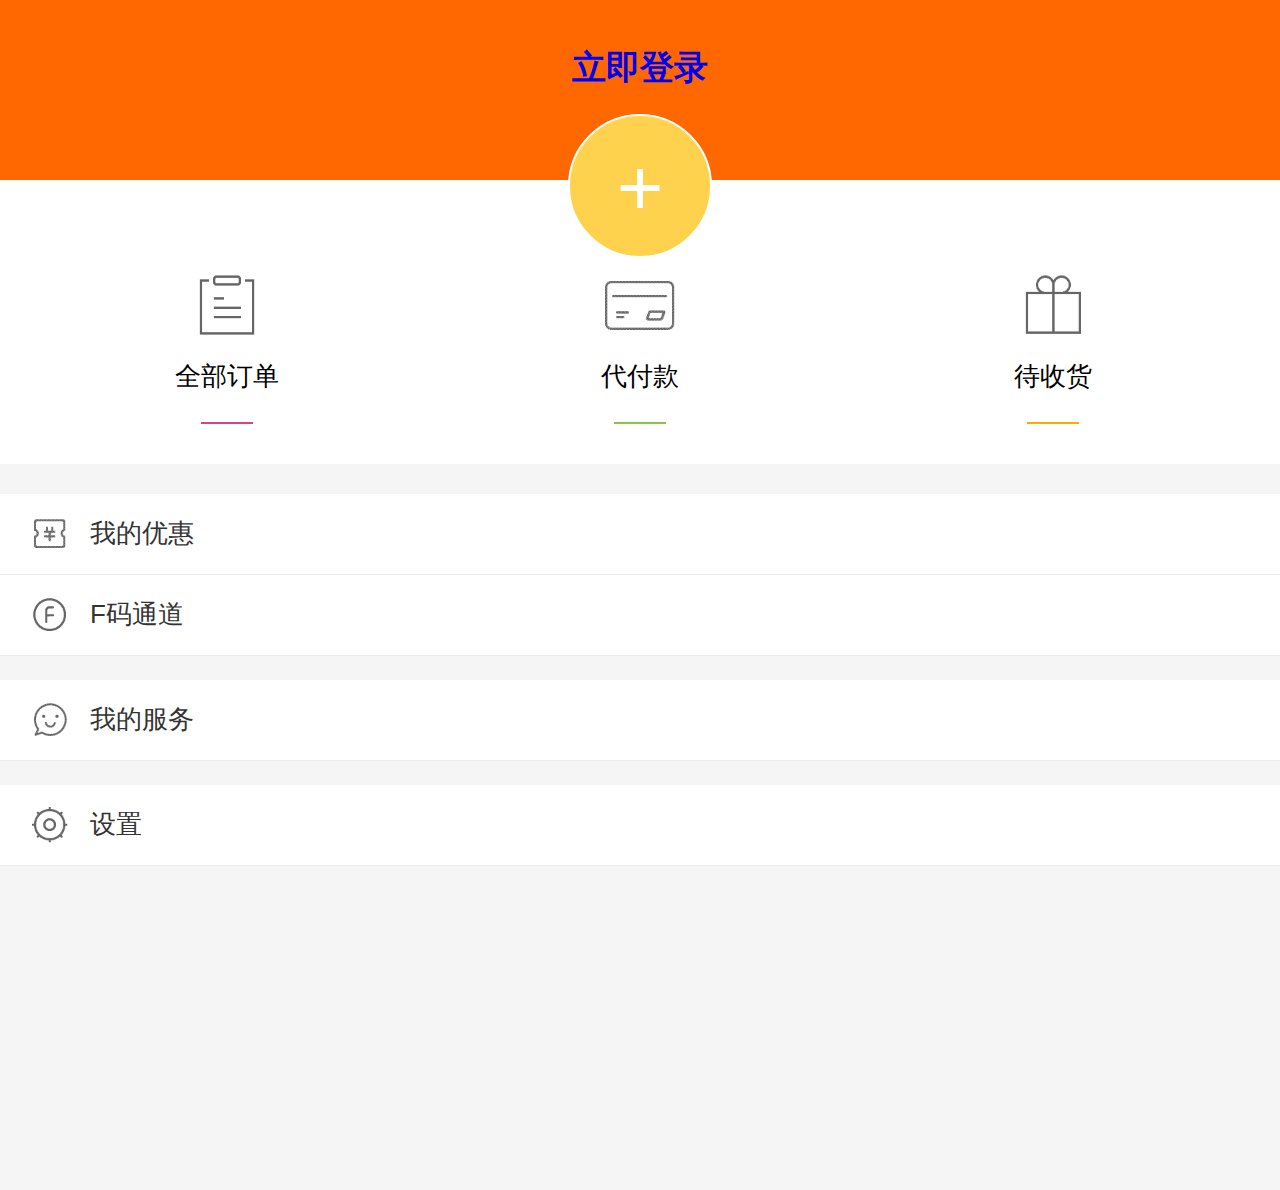
<file: page-personal-center.html>
<!DOCTYPE html>
<html>

	<head>
		<meta charset="UTF-8">
		<meta name="viewport" content="width=device-width, user-scalable=no, initial-scale=1.0, maximum-scale=1.0, minimum-scale=1.0" />
		<title></title>
		<link rel="stylesheet" type="text/css" href="css/reset.css" />
		<link rel="stylesheet" type="text/css" href="css/personal-center.css"></link>
		<script src="js/chenge.js" type="text/javascript"></script>

	</head>

	<body>
		<div id="wrapper">
			<div class="page-personal-center">
				<div class="b1">
					<div class="new-info">
						<div class="name">
							<a href="signin.html" target="_top">
								<h2 id="loging">立即登陆</h2>
							</a>
						</div>

						<div class="img islogin">
							<p>+</p>
						</div>
					</div>

					<div class="new-nav">
						<ul>
							<li>
								<a href="###">
									<div class="spr spr1"></div>
									<p>全部订单</p>
									<div class="line"></div>
								</a>
							</li>
							<li>
								<a href="###">
									<div class="spr spr2"></div>
									<p>代付款</p>
									<div class="line"></div>
								</a>
							</li>
							<li>
								<a href="###">
									<div class="spr spr3"></div>
									<p>待收货</p>
									<div class="line"></div>
								</a>
							</li>
						</ul>

					</div>

				</div>

				<ol class="list">
					<li>
						<strong class="sprl ic2"></strong>
						<span>我的优惠</span>
					</li>
					<li>
						<strong class="sprl if2"></strong>
						<span>F码通道</span>
					</li>
				</ol>

				<ol class="list">
					<li>
						<strong class="sprl ise"></strong>
						<span>我的服务</span>
					</li>
				</ol>

				<ol class="list">
					<li>
						<strong class="sprl is2"></strong>
						<span>设置</span>
					</li>
				</ol>
			</div>

		</div>
	</body>
	<script type="text/javascript">
		var storage = window.localStorage; //获取储蓄数据
//		console.log(storage);
		var getusername = storage["username"]; //储存的账号
		var getPwd = storage["password"];//储存的密码	
		var htmlsrc=storage["htmlsrc"];
//		console.log(htmlsrc);
		var loging=document.getElementById("loging");
		loging.onclick=function(){
			window.location.href="signin.html";
		
		}
		loging.innerHTML=getusername;
		if(typeof(getusername) == "undefined"){
			loging.innerHTML = "立即登录";
		}

		
		
	</script>

</html>
</file>
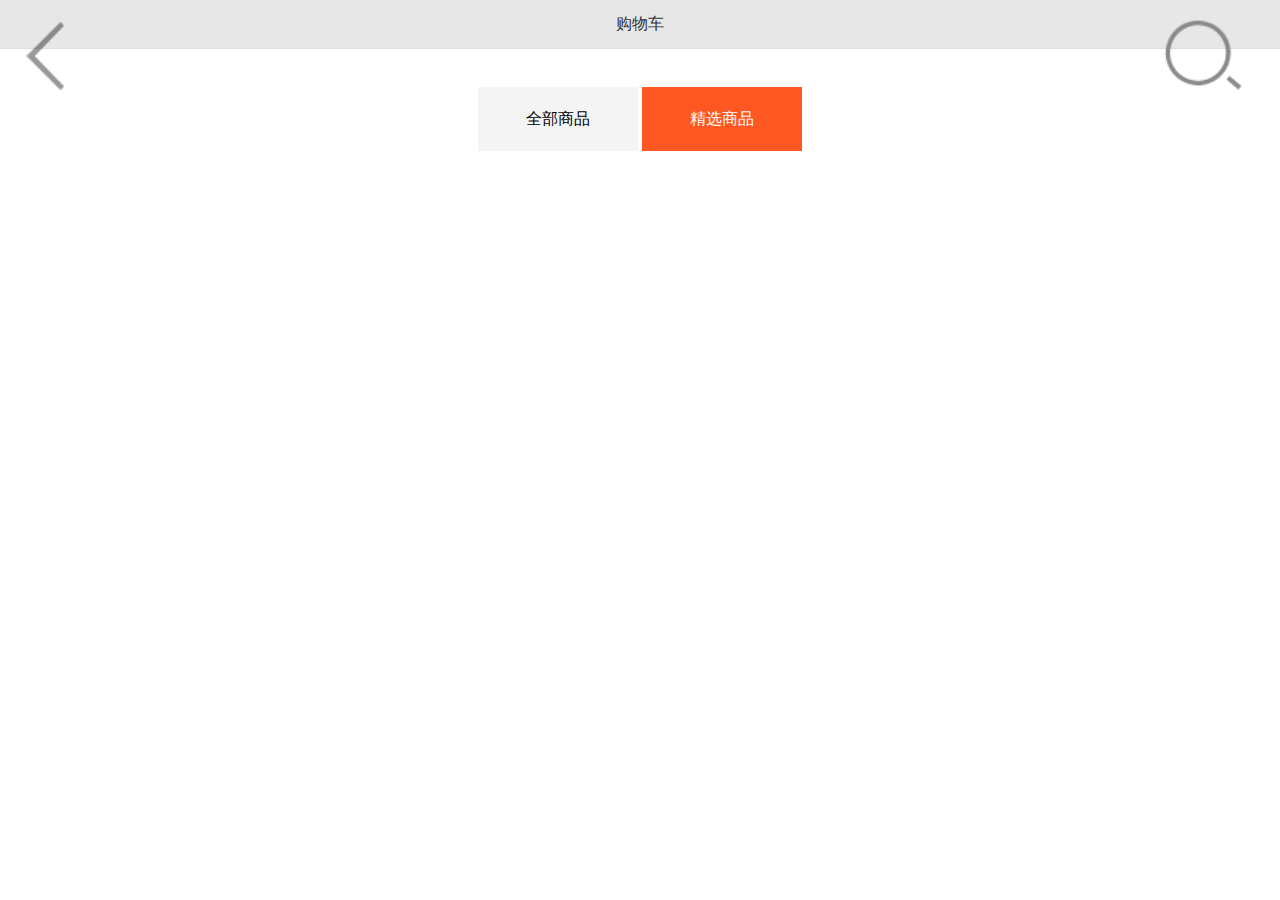
<file: shoppingcar.html>
<!DOCTYPE html>
<html lang="en">

<head>
    <meta charset="UTF-8">
    <title>shoppingcar</title>
    <link rel="stylesheet" type="text/css" href="css/shoppingcar.css">
    <link rel="stylesheet" type="text/css" href="css/reset.css">
</head>

<body>
    <div class="web_wrapper">
        <!-- shoppingcar 购物车 -->
        <div class="web_header clearfix">
            <div class="header_left float_L">
                <img src="images/icon_back_n.png" alt="">
            </div>
            <div class="header_right float_R">
                <img src="images/搜索2.png">
            </div>
            <div class="header_title">购物车</div>
        </div>
        <!-- commodity商品 -->
        <div class="product">
            <!--             <ul class="clearfix">
                <li class="c1 clearfix">
                    <img src="images/87.jpg" alt="">
                    <div>
                        <span>小米5</span>
                        <span>黑色</span>
                        <span>99元</span>
                    </div>
                    <dl>
                        <dt class="k1">-</dt>
                        <input type="text" value="1">
                        <dt class="k2">+</dt>
                    </dl>
                </li>
            </ul> -->
            <!-- <img class="c2" src="images/136.png" alt=""> -->
        </div>
        <ul class="jiesuan">
            <li>
                <span>结算</span>
                <span>元</span>
            </li>
        </ul>
        <div class="commodity">
            <a href="classification.html">全部商品</a>
            <a href="featuredProduct.html" target="_top">精选商品</a>
        </div>
    </div>
</body>
<script type="text/javascript" src='js/jquery-3.1.0.min.js'></script>
<script>
var headerLeft = document.getElementsByClassName("header_left")[0];
headerLeft.onclick = function() {
    // console.log("ok");
    window.history.back();
};
displayFn();

function displayFn() {
    if (localStorage.getItem("shabiyoujun1") != null) {
        $(".c2").css("display", "none");
        $(".jiesuan").css("display", "block");
    } else {
        $(".c2").css("display", "block")
        $(".jiesuan").css("display", "none")
    }
};

function clickFn() {
    $(".k1").on("touchstart", function() {
        var value = parseInt($(".c1>dl>input").eq($(this).index(".k1")).prop("value"));
        $(".c1>dl>input").eq($(this).index(".k1")).prop("value", value - 1);
        if ($(".c1>dl>input").eq($(this).index(".k1")).prop("value") <= 0) {
            $(".c1>dl>input").eq($(this).index(".k1")).prop("value", 0)
        }
        var ooo = '';
        var strArr = [];
        yangshiArr[$(this).index(".k1")].num = $(".c1>dl>input").eq($(this).index(".k1")).prop("value");
        for (var j = 0; j < yangshiArr.length; j++) {
            var ttt = JSON.stringify(yangshiArr[j])
            strArr.push(ttt);
            ooo += strArr[j] + "huh";
        }
        localStorage.setItem("shabiyoujun1", ooo);
        jiesuanFn();
    })
    $(".k2").on("touchstart", function() {
        var value = parseInt($(".c1>dl>input").eq($(this).index(".k2")).prop("value"));
        $(".c1>dl>input").eq($(this).index(".k2")).prop("value", value + 1);
        var ooo = '';
        var strArr = [];
        yangshiArr[$(this).index(".k2")].num = $(".c1>dl>input").eq($(this).index(".k2")).prop("value");
        for (var j = 0; j < yangshiArr.length; j++) {
            var ttt = JSON.stringify(yangshiArr[j])
            strArr.push(ttt);
            ooo += strArr[j] + "huh";
        }
        localStorage.setItem("shabiyoujun1", ooo);
        jiesuanFn();
    })
}
if (localStorage.getItem("shabiyoujun1") != null) {
    var oyangshi = localStorage.getItem("shabiyoujun1").split("huh"); //用hun字符串分割成数组
    oyangshi.pop() //删除最后一个空格
    var yangshiArr = [];
    for (var i = 0; i < oyangshi.length; i++) {
        yangshiArr.push(JSON.parse(oyangshi[i])) //放入数组
        $(".product").append($("<ul class='clearfix '> <li class='c1 clearfix'> <img class='newimg'></img> <div> <span></span> <span></span><span></span></div> <dl> <dt class='k1'>-</dt> <input class='k3' type='text' value='1'></input> <dt class='k2'>+</dt> </dl> </li></ul>"))
        $("ul").eq(i).attr("bianhao", yangshiArr[i].id);
        $(".c1").eq(i).find("img").prop("src", yangshiArr[i].imgsrc);
        $(".c1").eq(i).find("div span").eq(0).text(yangshiArr[i].value);
        $(".c1").eq(i).find("div span").eq(1).text(yangshiArr[i].color);
        $(".c1").eq(i).find("div span").eq(2).text(yangshiArr[i].money)
        $(".c1").eq(i).find("dl input").prop("value", yangshiArr[i].num)
    }
    jiesuanFn();
    clickFn();
}

function jiesuanFn() {
    var ojiesuan = 0;
    for (var i = 0; i < oyangshi.length; i++) {
        ojiesuan += parseInt($(".c1").eq(i).find("dl input").prop("value"))
    }
    $(".jiesuan>li>span").eq(1).text(ojiesuan * 1799 + "元");
}
var yangshi = {
    "id": '',
    "num": 0,
    "value": '',
    "imgsrc": '',
    "color": '',
    "money": 0,
}

$(".c1>dl>input").on("change", function() {
    var ooo = '';
    var strArr = [];
    yangshiArr[$(this).index(".k3")].num = $(this).prop("value");
    for (var j = 0; j < yangshiArr.length; j++) {
        var ttt = JSON.stringify(yangshiArr[j])
        strArr.push(ttt);
        ooo += strArr[j] + "huh";
    }
    localStorage.setItem("shabiyoujun1", ooo);
    jiesuanFn();
})
</script>

</html>
</file>
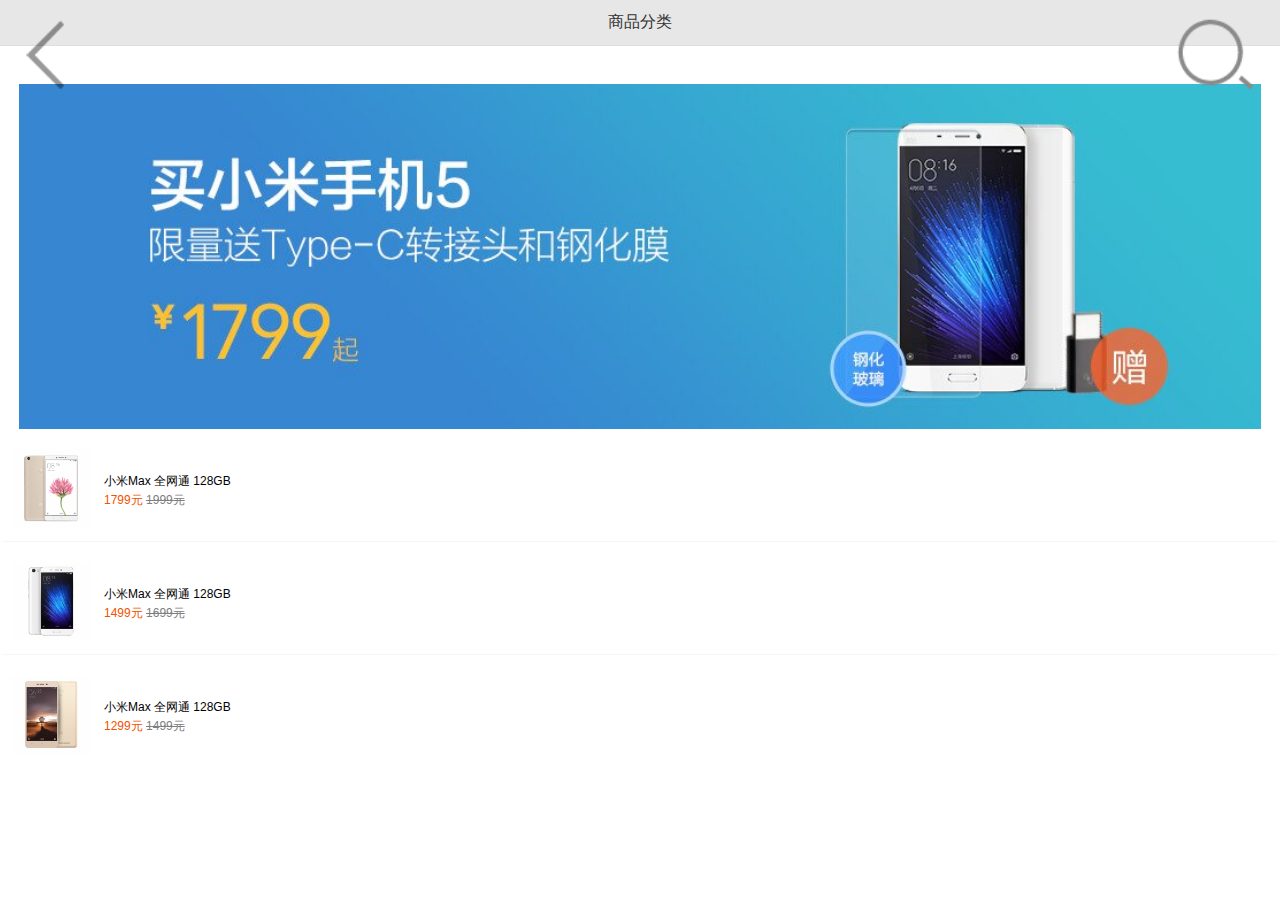
<file: xiaomiMax.html>
<!DOCTYPE html>
<html lang="en">
<head>
	<meta charset="UTF-8">
	<title>product</title>
	<meta name="viewport" content="width=device-width, user-scalable=no, initial-scale=1.0, maximum-scale=1.0, minimum-scale=1.0">
	<link rel="stylesheet" type="text/css" href="css/reset.css">
	<link rel="stylesheet" type="text/css" href="css/product.css">
</head>
<body>
	<!-- 头部商品分类 -->
	<div class="web_header clearfix">
		<div class="header_left float_L">
			<img src="images/icon_back_n.png" alt="">
		</div>
		<div class="header_right float_R">
			<img src="images/搜索2.png">
		</div>
		<div class="header_title">商品分类</div>
	</div>
	<!-- advertisement -->
	<div class="adv">
		<img src="images/84.jpg" alt="">
	</div>
	<!-- products -->
	<div class="products">
		<ul>
			<li class="clearfix lis">
				<a href="maxPurches.html" target="_top">
					<div class="products_left float_L">
						<img src="images/85.jpg">
					</div>
					<div class="products_right float_L">
						<p>小米Max 全网通 128GB</p>
						<span>1799元</span>
						<del>1999元</del>
					</div>
				</a>
			</li>
			<li class="clearfix lis">
				<a href="maxPurches.html">
					<div class="products_left float_L">
						<img src="images/134.jpg">
					</div>
					<div class="products_right float_L">
						<p>小米Max 全网通 128GB</p>
						<span>1499元</span>
						<del>1699元</del>
					</div>
				</a>
			</li>
			<li class="clearfix">
				<a href="maxPurches.html">
					<div class="products_left float_L">
						<img src="images/135.jpg">
					</div>
					<div class="products_right float_L">
						<p>小米Max 全网通 128GB</p>
						<span>1299元</span>
						<del>1499元</del>
					</div>
				</a>
			</li>
		</ul>
	</div>
</body>
<script type="text/javascript">
	var headerLeft=document.getElementsByClassName("header_left")[0];
headerLeft.onclick=function(){
	// console.log("ok");
	window.history.back();
}
</script>
</html>
</file>
<file: css/web_index1.css>
*{
	margin: 0;
	padding: 0;
}
html,body{
	width: 100%;
	height: 100%;
}

#wrapper{
	position: relative;
	z-index: 2;
}
.page-index{
	background: #FFF;
    padding-bottom: 0.5rem;
}
 .download-app {
    position: relative;
}
 .download-app a {
    display: block;
    vertical-align: top;
}
.download-app a img {
    width: 100%;
    vertical-align: top;
}

.close{
    position: absolute;
    top: 50%;
    right: 0;
    text-align: center;
    width: 1rem;
    height: 1rem;
    line-height: 1rem;
    margin-top: -0.2rem;
	
}
.close a{
	display: block;
}
.close a img{
	width: 30%;
}



.index-header{
	background: #fff;
	/*padding: 0 0 0.1rem;*/
}
.search-bar {
    text-align: center;
}
.icon-search{
    display: block;
    margin: 0 auto;
    width: 90%;
    background: url(../img/fangda.jpg) no-repeat;
    background-size: 8%;
    font-size: 0.35rem;
    padding: 0.1rem;
    background-position: left;
    box-sizing: border-box;
    text-indent: 1rem;
    border: 0;
	
}

.search-bottom{
	border: 1px solid #E3E3E3;
	margin: .2rem;
	height: .08rem;
	border-top: 0;
	margin-top: -.06rem;
}

.slider{
	width: 100%;
	/*height: 100%;*/
	overflow: hidden;
	position: relative;
	
}
.slider-wrap{
	width:200%;
	overflow: hidden;
	
	
}
.slider-wrap img{
	width: 50%;
	float: left;
}
.nav-list{
	position: absolute;
		bottom: .01rem;
				text-align: center;
				width: 100%
}

.nav-list span{
				display: inline-block;
				width: .1rem;
				height: .1rem;
				border-radius: .05rem;
				background: #FFF;
				filter: alpha(Opacity=50);
				opacity: .5;
				box-shadow: 0 0 1px #ccc
}
.nav-list span.on {
				filter: alpha(Opacity=100);
				opacity: 1;
				background: #f8f8f8;
				box-shadow: 0 0 2px #ccc
			}



.mcells_auto_fill{
	background-color: #F5F5F5;
	padding: .1rem 0;
}

.body{
	position: relative;
    overflow: hidden;
    margin: 0 auto;
}
.items{
	position: absolute;
		
}
.items img{
	width: 100%;
}


.item {
    display: -webkit-box;
    -webkit-box-align: center;
    padding: .3rem 0;
    border-bottom: 1px solid #F2F2F2;
    background-color: white;
}

.img{
	width: 2rem;
	/*height: 2.45rem;*/
	position: relative;
}
.ico{
	width: 100%;
}

.info{
	-webkit-box-flex: 1;
	width: 100%;
	margin-right: .2rem;
}
.name{
	font-size:.3rem ;
	color: #000;
	margin-bottom: .1rem;
}
.brief{
	font-size:.26rem ;
	line-height: .34rem;
	color: #969696;
	margin-bottom: .12rem;
	
}
.price{
	font-size: .28rem;
	color: #FE4900;
}



.footer{
	position: fixed;
	bottom: 0;
	left: 0;
	right: 0;
	background: #fff;
	z-index: 99;
	border-top: 1px solid #E0E0E0;
}
.footer ul{
	display: -webkit-box;
	-webkit-box-align: center;
	-webkit-box-pack: center;
}
.footer ul li{
	-webkit-box-flex: 1;
	width: 100%;
	text-align: center;
}

.footer ul li a{
	display: block;
	padding: .12rem 0;
}
.ispr{
    width: .6rem;
    height: .6rem;
    background-image: url(../img/spr1.png);
    background-size: 100%;
    overflow: hidden;
    margin: 0 auto .08rem;
}
.ih{
	background-position-y: -4.2rem;
	
}
.ic{
	background-position-y: -.6rem;
}
.is{
	background-position-y: -1.8rem;
}
.if{
	background-position-y: -3rem;
}



.actionh{
	background-position-y: -3.6rem;
}
.actionc{
	background-position-y: 0rem;
}
.actions{
	background-position-y: -1.2rem;
}
.actionf{
	background-position-y: -2.4rem;
}
.nav p{
	color: #ff5722;
	font-size: .22rem;
	line-height: .8;
}
</file>
<file: css/classification.css>
.float_L{
	float: left;
}
.float_R{
	float: right;
}
.clearfix:after{
	overflow: hidden;
	height: 0;
	clear: both;
	display: block;
	content: "";
}
a{
	color:black;
	text-decoration: none;
}
*{
	margin:0;
	padding: 0;
}
html,body{
	width: 100%;
	height: 100%;
	background-color: rgb(231,231,231);
}
.web_wrapper{
	width: 100%;
	margin:0 auto 3.5rem;
}
.web_header{
	position: relative;
	height: 2.8rem;
	border-bottom: 1px solid #E0DDDD;
	margin-bottom: 3%;
}
.header_left{
	width: 7%;
	top:23%;
	/*border: 1px solid black;*/
	position: absolute;

}
.header_right{
	width: 7%;
	top:23%;
	right: 2%;
	/*border: 1px solid black;*/
	position: absolute;

}
.header_title{
	font-size: 1rem;
	line-height: 2.8rem;
	text-align: center;

}
.header_left img,.header_right img{
	width: 100%;
}

/**/
.variety{
	width: 100%;
	border:1px solid #ECECEC;
	text-align: center;
	background-color: white;
	font-size: .2rem;
	margin-bottom: 2%;
	/*border:1px solid black;*/

}
.variety h2{
	line-height: 3rem;
	font-size: 1rem;
}


.one_1{
	float: left;
	width: 22.4%;
	/*border:1px solid black;*/
	margin:3.5% 1%;
	overflow: hidden;
	font-size: .8rem;
}
.one_1 div{
	width: 60%;
	/*border:1px solid black;*/
	margin:0 auto;
}
.one_1 div img{
	display: block;
	width: 100%;
}
</file>
<file: css/maxPurches.css>
.float_L{
	float: left;
}
.float_R{
	float: right;
}
.clearfix:after{
	overflow: hidden;
	height: 0;
	clear: both;
	display: block;
	content: "";
}
html,body{
	font-family: Arial,Verdana,Sans-serif;
	width: 100%;
	height: 100%;
	/*background-color: rgb(231,231,231);*/
}
.web_wrapper{
	width: 100%;
	margin:0 auto;
	position: relative;
	z-index: 10000;
}
.mask{
	width: 100%;
	height: 100%;
	background-color:rgba(14,14,14,0.6);
	/*position: absolute;*/
	/*position: absolute与position: fixed的区别*/
	position: fixed;
	top: 0;
	z-index: 10001;
}
.web_header,.product_view{
	width: 95%;
	margin:0 auto;
}
.web_header{
	/*border:1px solid black;*/
	position: relative;
	height: 2.8rem;
}
.header_left{
	width: 6.5%;
	top:24%;
	/*border: 1px solid black;*/
	position: absolute;

}
.header_right{
	width: 6.5%;
	top:24%;
	right: 2%;
	/*border: 1px solid black;*/
	position: absolute;

}
.header_left img,.header_right img{
	width: 100%;
}
/*product_view*/
.product_view{
	position: relative;
	margin-top: 1.7rem;
}
.pic{
	width: 50%;
	border-bottom: 1px solid #f6f6f6;
	padding-bottom: 1rem;
	margin:-1rem auto;
}
.pic img{
	width: 100%;
}
.s8,.s9{
	display: none;
}
.introduce{
	margin-top: 1rem;
}
.m1{
	width: 1.5rem;
}
.s0{
	font-weight: 600;
}
.s1,.s2{
	color: rgb(252,60,25);
}
.s2{
	background-color: rgb(255,197,182);
}
/*choose color*/
.colors{
	text-align: center;
	line-height: 1.8rem;
	margin-top: .8rem;

}
.colors span{
	float: left;
	display: block;
	width: 3.3rem;
	height: 1.8rem;
	border:1px solid #f6f6f6;
	color: #999;
	margin-right: 0.6rem;
}
.colors span.c1{
	border:1px solid rgb(252,60,25);
}
/*recommend*/
.s3{
	color: #999;
	font-weight: 600;
}
.recommend{
	 padding: .6rem;
	 margin-top: 1rem;
	/*width: 110%;*/
	/*border:1px solid black;*/
	background-color: rgb(231,231,231);
}
.recommend img{
	width: 22%;
	margin:0.2rem;
}
/*web_b1*/
.web_b1 ul li{
	float: left;
	width: 33%;
	font-size: .8rem;
	text-align: center;
	padding: .4rem 0;


}
#s4{
	border-left:1px solid #E5E5E5; 
	border-right: 1px solid #E5E5E5; 
}
/*detail*/
.web_detail{
	width: 100%;
	height: 100%;
}
.web_detail img{
	width: 100%;
	display: block;
}
/*分享*/
.bdsharebuttonbox{
	width: 100%;
	height: 4rem;
	position: fixed;
	bottom:0;
	/*border:1px solid black;*/
	background-color: white;
	z-index: 20000;
}
.bdsharebox{
	width: 70%;
	margin:0 auto;
	/*border:1px solid black;*/

}
.bdsharebox a{
	display: inline-block;
	width: 22%;
	color: black;
	margin: 0 4%;
	/*border:1px solid black;*/
	text-align: center;
	
}
.bdsharebox a div{
	width: 60%;
	margin:0 auto;
}
.bdsharebox a div img{
	width: 100%;
}

#shares{
	color: black;
	width: 24%;
	margin:1rem .5rem;
	/*border:1px solid black;*/
}

/* Back to top */
.backtop{
	position: fixed;
	bottom: 5rem;
	right: 1rem;
	
}
.backtop img{
	width: 2.5rem;
}
/*purchase*/
.web_purchase{
	width: 100%;
	height: 3.5rem;
	/*border: 1px solid black;*/
	position: fixed;
	bottom: 0;
	text-align: center;
	background-color: white;
	border-top: 1px solid #F1EDED;
}
.web_purchase a{
	display: inline-block;
	/*border:1px solid black;*/
	
}
.s5{
	width: 1.5rem;
}
.s5 img{
	width: 100%;
}
.s6{
	width: 12rem;
    height: 2.5rem;
    background-color: #FF5722;
    color: white;
    line-height: 2.5rem;
    margin: 0.4rem 1.5rem;
    font-size: 1.2rem;
    font-weight: 600;
}
.web_purchase img{
	width: 100%;
}
.
</file>
<file: css/personal-center.css>
.page-personal-center{
	background: #F5F5F5;
	width: 100%;
	/*height: 100%;*/
	padding-bottom: 3rem;
}
.b1{
	background-color: #fff;
}
.new-info{
	background: #ff6800;
	text-align: center;
	height: 1.4rem;
	padding-top: .4rem;
	margin-bottom: .7rem;
}
.name{
	font-size: .34rem;
	font-weight: 700;
	color: #FFF;
	margin-bottom: .2rem;
}
.islogin{
	background-color: #ffD24D;
	line-height: 1.44rem;
	color: #FFF;
	font-size: .8rem;
	font-weight: 400;
}
.img{
	width: 1.4rem;
	height: 1.4rem;
	margin: 0 auto;
	border-radius: 1.4rem;
	border: 2px solid #FFF;
	overflow: hidden;
}

.new-nav{
	 padding: .2rem;
    padding-bottom: .4rem;
    margin-bottom: .3rem;
}
.new-nav ul{
	display: -webkit-box;
	-webkit-box-pack: center;
}
.new-nav ul li{
	-webkit-box-flex: 1;
	width:100%;
	text-align: center;
	border-radius: 1px soild #ececec;
}
.new-nav ul li a{
	display: block;
	color: black;
}

.new-nav p {
    margin-top: .16rem;
    font-size: .26rem;
}


.spr1{
	background-position-y: 0;
}
.spr2{
	background-position-y: -1.4rem;
}
.spr3{
	background-position-y: -.7rem;
}
.spr{
	width: .7rem;
	height: .7rem;
	background-image: url(../img/spr2.png);
	background-size: 100%;
	margin: 0 auto;
}
.new-nav li:first-child .line{
	background: #E33F7B;
}
.line{
	width: .52rem;
    margin: .24rem auto 0;
    color: #FFF;
	background: #8BC34A;
	height: .02rem;
}
.new-nav li:last-child .line {
    background: #FA0;
}



.list{
	background: #FFF;
	margin-bottom: .24rem;
}
.list li{
	border-bottom: 1px solid #ECECEC;
	display: -webkit-box;
	-webkit-box-align: center;
	height: .8rem;
}
.sprl{
	width: .4rem;
	height: .4rem;
	display: block;
	margin: 0 .2rem 0 .3rem;
	background-image: url(../img/spr2.png);
	background-size: .6rem 3.4rem
}
.ic2{
	background-position-y: -2.2rem;
}
.if2{
	background-position-y: -2.6rem;
}
.ise{
	background-position-y: -1.8rem;
}
.is2{
	background-position-y: -3rem;
}
.list span{
	font-size: .26rem;
	display: block;
}


.footer{
	position: fixed;
	bottom: 0;
	left: 0;
	right: 0;
	background: #fff;
	z-index: 99;
	border-top: 1px solid #E0E0E0;
}
.footer ul{
	display: -webkit-box;
	-webkit-box-align: center;
	-webkit-box-pack: center;
}
.footer ul li{
	-webkit-box-flex: 1;
	width: 100%;
	text-align: center;
}

.footer ul li a{
	display: block;
	padding: .12rem 0;
}
.ispr{
    width: .6rem;
    height: .6rem;
    background-image: url(../img/spr1.png);
    background-size: 100%;
    overflow: hidden;
    margin: 0 auto .08rem;
}
.ih{
	background-position-y: -4.2rem;
	
}
.ic{
	background-position-y: -.6rem;
}
.is{
	background-position-y: -1.8rem;
}
.if{
	background-position-y: -2.39rem;
}
.nav p{
	color: #ff5722;
	font-size: .22rem;
	line-height: .8;
}
</file>
<file: css/shoppingcar.css>
.float_L {
    float: left;
}

.float_R {
    float: right;
}

.clearfix:after {
    overflow: hidden;
    height: 0;
    clear: both;
    display: block;
    content: "";
}

html,
body {
    width: 100%;
    height: 100%;
}

.web_wrapper {
    width: 100%;
    height: 100%;
    margin: 0 auto;
}

.web_header {
    position: relative;
    height: 3rem;
    background-color: rgb(231, 231, 231);
    border-bottom: 1px solid #E0DDDD;
    margin-bottom: 3%;
}

.header_left {
    width: 7%;
    top: 23%;
    /*border: 1px solid black;*/
    position: absolute;
}

.header_right {
    width: 7%;
    top: 23%;
    right: 3%;
    /*border: 1px solid black;*/
    position: absolute;
}

.header_title {
    font-size: 1rem;
    line-height: 3rem;
    text-align: center;
}

.header_left img,
.header_right img {
    width: 100%;
}


/*commodity*/

.produnct {
    text-align: center;
}

.product>img {
    display: block;
    width: 7.5rem;
    margin: 4rem auto;
}

.commodity {
    font-size: 1rem;
    text-align: center;
    line-height: 4rem;
}

.commodity a {
    display: inline-block;
    width: 10rem;
    height: 4rem;
}

.commodity a:nth-of-type(1) {
    background-color: #f4f4f4;
    color: black;
}

.commodity a:nth-of-type(2) {
    background-color: #FF5722;
    color: white;
}

.product>ul {
    font-size: 1rem;
}

.clearfix:after {
    display: block;
    clear: both;
    height: 0;
    overflow: hidden;
    content: '';
}

.c1 {
    position: relative;
    height: 8rem;
    margin-bottom: 0.4rem;
}

.c1>img {
    float: left;
    width: 8rem;
    height: 8rem;
}

.c1>div {
    /*width: 7rem;*/
    height: 8rem;
    font-size: 1rem;
    float: left;
    margin-top: 1rem;
}

.c1>div>span {
    display: block;
    line-height: 2rem;
    font-weight: 400;
}

.c1>div>span:nth-of-type(2) {
    color: grey;
}

.c1>div>span:nth-of-type(3) {
    color: #ff6700
}

.c1>dl {
    position: absolute;
    height: 2rem;
    text-align: center;
    line-height: 2rem;
    bottom: 0;
    top: 0;
    right: 1rem;
    margin: auto;
}

.c1>dl>dt {
    width: 2rem;
    height: 2rem;
    font-size: 2rem;
    border: 0.01rem solid #757575;
    border-right: 0;
    float: left;
}

.c1>dl>input {
    width: 3rem;
    height: 2rem;
    border: 0.01rem solid #757575;
    float: left;
    text-align: center;
    font-size: 1rem;
}

.c1>dl>dt:nth-of-type(2) {
    border: 0.01rem solid #757575;
    border-left: 0;
    font-size: 1.6rem;
}

.jiesuan>li {
    font-size: 1rem;
    height: 2.4rem;
    line-height: 2.4rem;
    text-align: center;
}

.jiesuan>li>span {
    text-align: center;
    color: #757575;
}

.jiesuan>li>span:nth-of-type(2) {
    color: #ff6700;
}
.jiesuan{
    display: block;
}
</file>
<file: css/product.css>
.float_L{
	float: left;
}
.float_R{
	float: right;
}
.clearfix:after{
	overflow: hidden;
	height: 0;
	clear: both;
	display: block;
	content: "";
}
a{
	color:black;
}
html,body{
	width: 100%;
	height: 100%;
}
.web_header{
	position: relative;
	height: 2.8rem;
	background-color: rgb(231,231,231);
	border-bottom: 1px solid #E0DDDD;
	margin-bottom: 3%;
}
.header_left{
	width: 7%;
	top:23%;
	/*border: 1px solid black;*/
	position: absolute;

}
.header_right{
	width: 7%;
	top:23%;
	right: 2%;
	/*border: 1px solid black;*/
	position: absolute;

}
.header_title{
	font-size: 1rem;
	line-height: 2.8rem;
	text-align: center;

}
.header_left img,.header_right img{
	width: 100%;
}
/*advertisement*/
.adv{
	width: 97%;
	margin:0 auto;
}
.adv img{
	width: 100%;
}
/*products*/
.products span{
	color:rgb(244,81,0);
}
.products del{
	color:gray;
}
.products li{
	/*border:1px solid black;*/
	margin: 0.4rem .2rem;
	padding: .5rem 0;
}
.products_left{
	width: 5rem;
	margin: .3rem .5rem;
	/*border:1px solid black;*/
}
.products_left img{
	width: 100%;
}
.products_right{
	height: 3rem;
	margin:.3rem;
	/*border:1px solid black;*/
	padding-top: 1.5rem;
}
.lis{
	border-bottom: 1px solid #f6f6f6;
}
</file>
